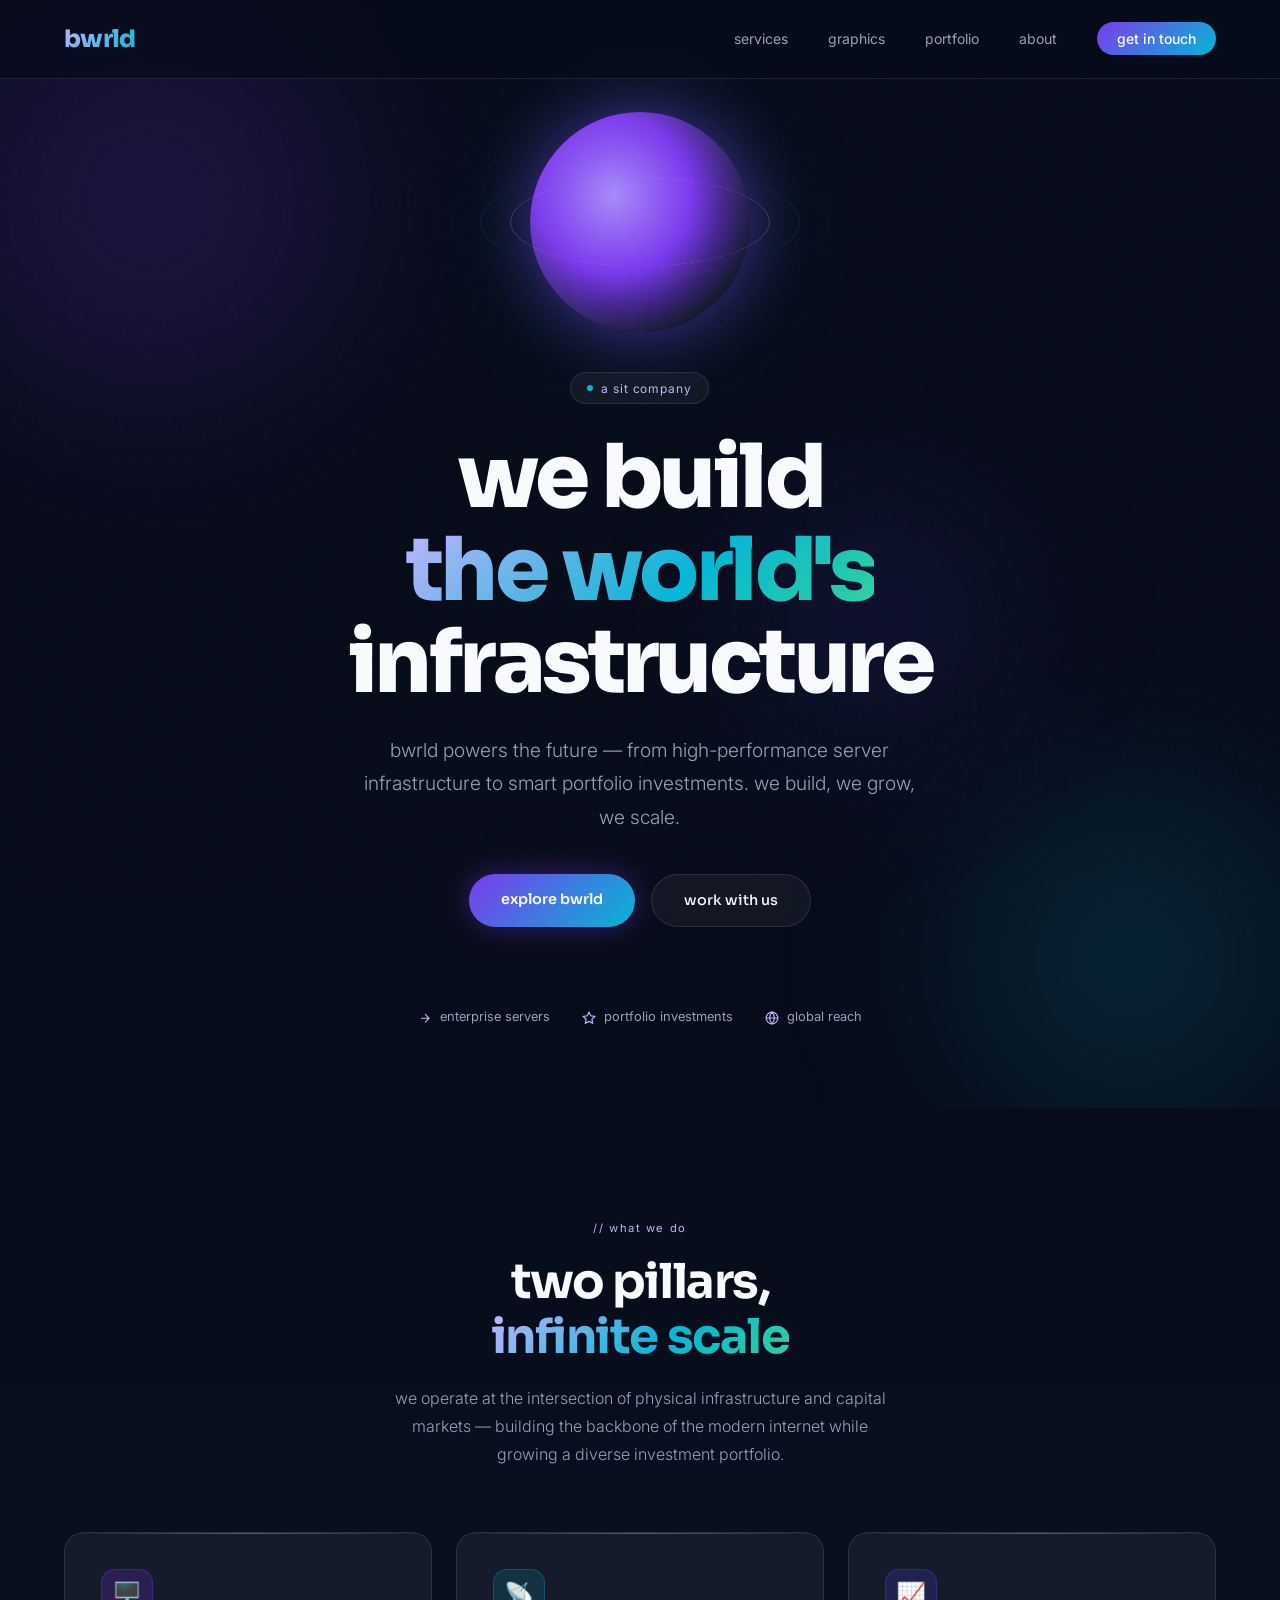
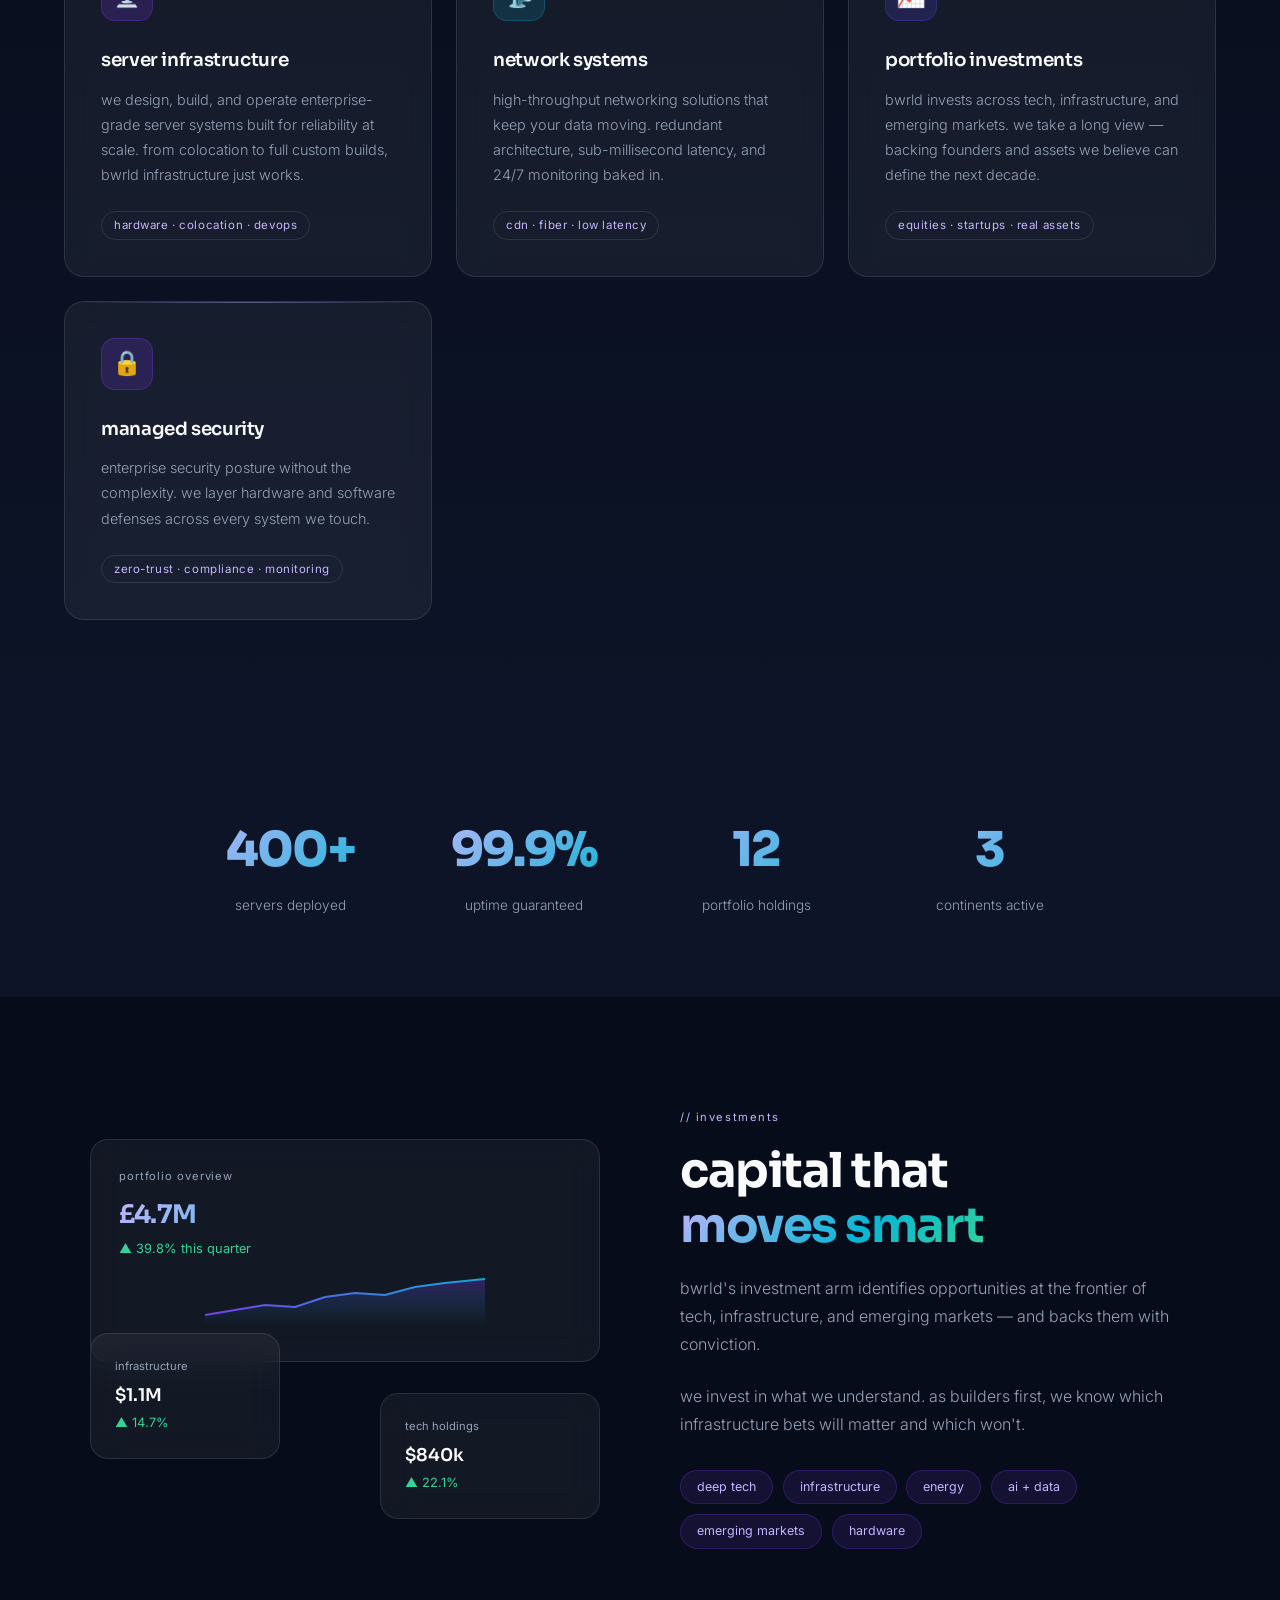
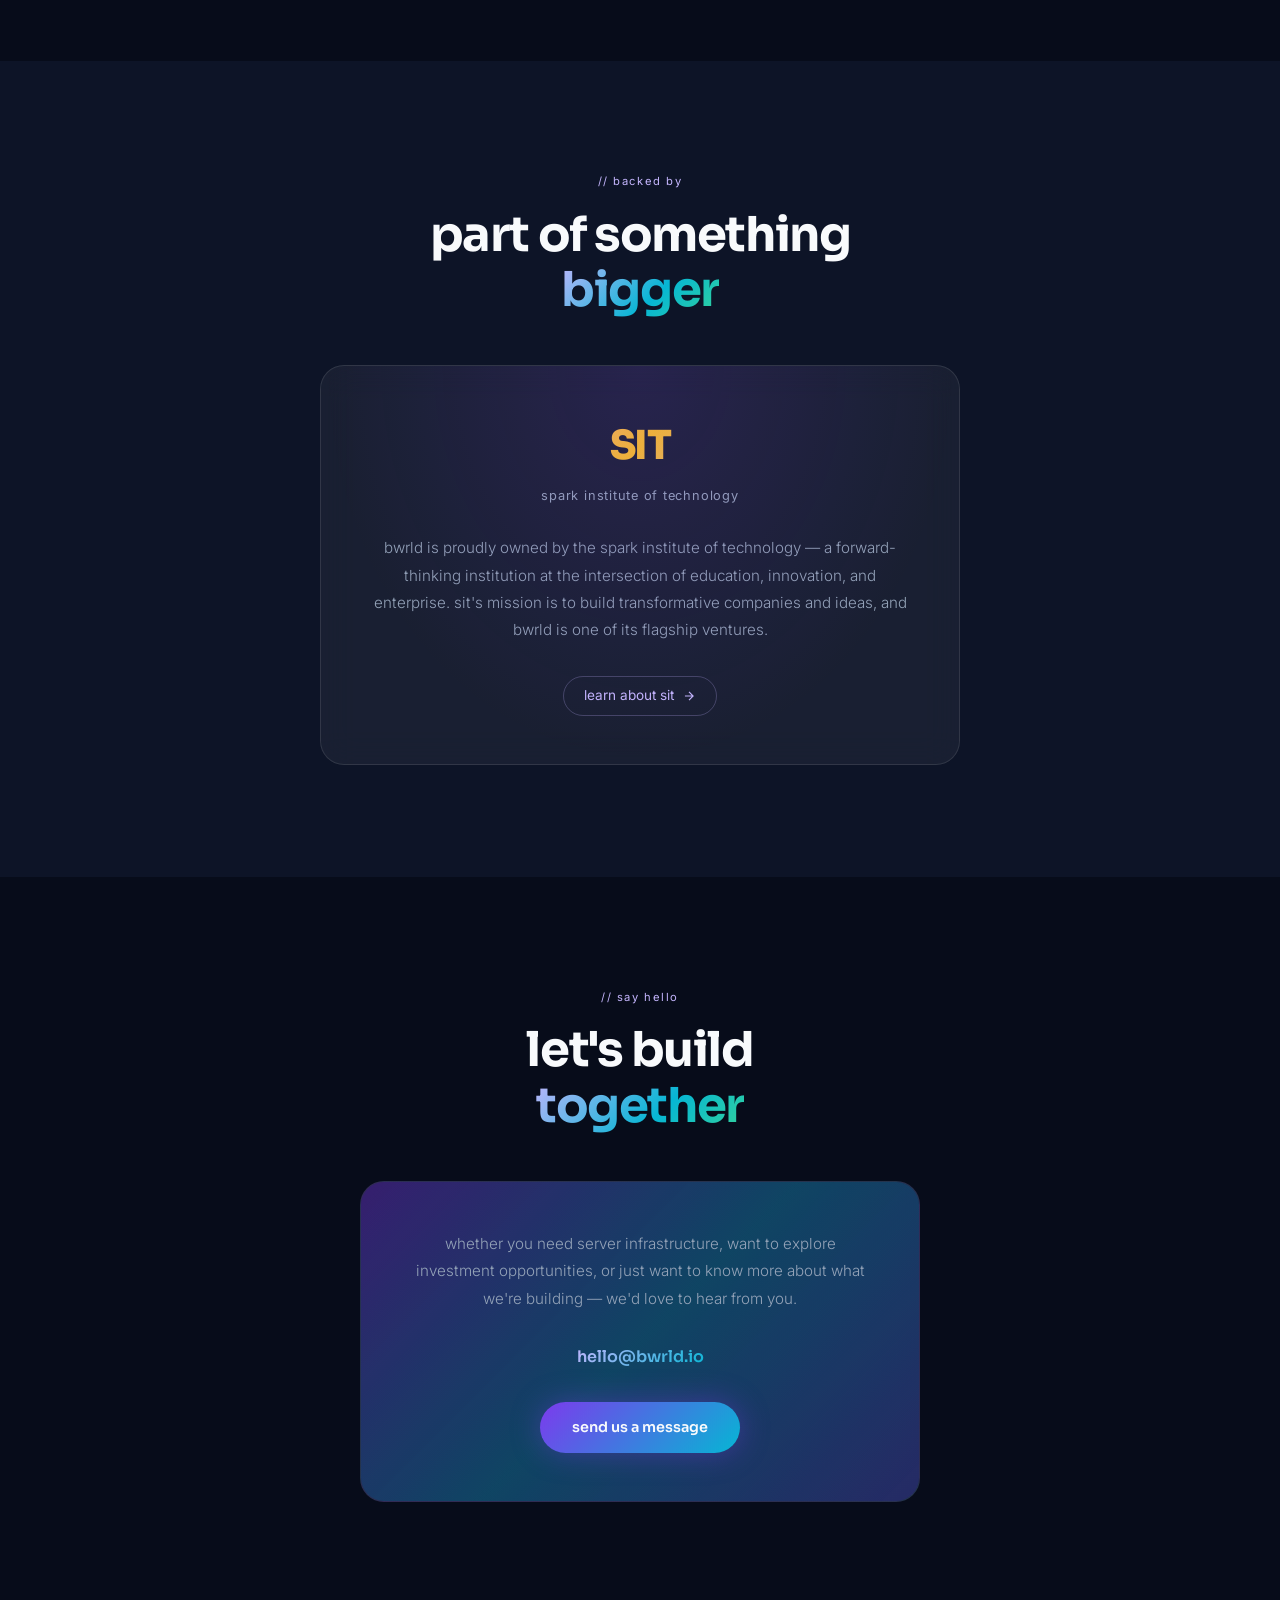
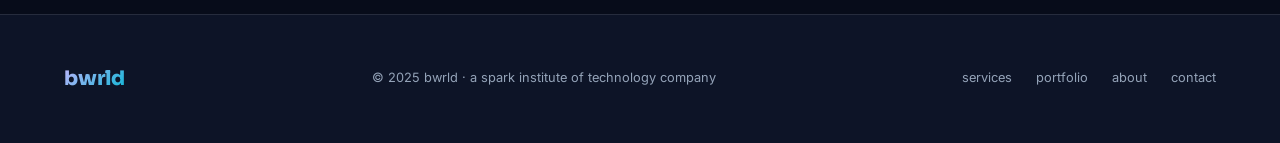
<file: index.html>
<!DOCTYPE html>
<html lang="en">
<head>
  <meta charset="UTF-8" />
  <meta name="viewport" content="width=device-width, initial-scale=1.0" />
  <title>bwrld — build the world</title>
  <link href="https://fonts.googleapis.com/css2?family=Sora:wght@300;400;600;700;800&family=Inter:wght@300;400;500&display=swap" rel="stylesheet" />
  <style>
    *, *::before, *::after { box-sizing: border-box; margin: 0; padding: 0; }

    :root {
      --navy:    #070c1a;
      --deep:    #0d1427;
      --violet:  #7c3aed;
      --indigo:  #4f46e5;
      --cyan:    #06b6d4;
      --lavender:#c4b5fd;
      --white:   #f8fafc;
      --muted:   #94a3b8;
      --glass:   rgba(255,255,255,0.05);
      --glassborder: rgba(255,255,255,0.10);
    }

    html { scroll-behavior: smooth; }

    body {
      background: var(--navy);
      color: var(--white);
      font-family: 'Inter', sans-serif;
      font-size: 16px;
      line-height: 1.6;
      overflow-x: hidden;
    }

    /* ── NOISE OVERLAY ── */
    body::before {
      content: '';
      position: fixed;
      inset: 0;
      background-image: url("data:image/svg+xml,%3Csvg viewBox='0 0 200 200' xmlns='http://www.w3.org/2000/svg'%3E%3Cfilter id='n'%3E%3CfeTurbulence type='fractalNoise' baseFrequency='0.9' numOctaves='4' stitchTiles='stitch'/%3E%3C/filter%3E%3Crect width='100%25' height='100%25' filter='url(%23n)' opacity='0.03'/%3E%3C/svg%3E");
      pointer-events: none;
      z-index: 0;
      opacity: 0.4;
    }

    /* ── NAV ── */
    nav {
      position: fixed;
      top: 0; left: 0; right: 0;
      z-index: 100;
      display: flex;
      align-items: center;
      justify-content: space-between;
      padding: 1.25rem 5%;
      background: rgba(7,12,26,0.7);
      backdrop-filter: blur(20px);
      border-bottom: 1px solid var(--glassborder);
    }

    .logo {
      font-family: 'Sora', sans-serif;
      font-weight: 800;
      font-size: 1.5rem;
      background: linear-gradient(135deg, var(--lavender), var(--cyan));
      -webkit-background-clip: text;
      -webkit-text-fill-color: transparent;
      background-clip: text;
      letter-spacing: -0.03em;
    }

    nav ul {
      list-style: none;
      display: flex;
      gap: 2.5rem;
      align-items: center;
    }

    nav ul a {
      color: var(--muted);
      text-decoration: none;
      font-size: 0.875rem;
      font-weight: 400;
      transition: color 0.2s;
    }

    nav ul a:hover { color: var(--white); }

    .nav-cta {
      background: linear-gradient(135deg, var(--violet), var(--cyan));
      color: var(--white) !important;
      padding: 0.5rem 1.25rem;
      border-radius: 100px;
      font-weight: 500 !important;
      font-size: 0.875rem;
      transition: opacity 0.2s !important;
    }
    .nav-cta:hover { opacity: 0.85; }

    /* ── HERO ── */
    #hero {
      position: relative;
      min-height: 100vh;
      display: flex;
      align-items: center;
      justify-content: center;
      text-align: center;
      padding: 7rem 5% 5rem;
      overflow: hidden;
    }

    /* ambient glows */
    .glow-1, .glow-2, .glow-3 {
      position: absolute;
      border-radius: 50%;
      filter: blur(80px);
      pointer-events: none;
    }
    .glow-1 {
      width: 600px; height: 600px;
      background: radial-gradient(circle, rgba(124,58,237,0.25), transparent 70%);
      top: -100px; left: -150px;
      animation: drift 10s ease-in-out infinite alternate;
    }
    .glow-2 {
      width: 500px; height: 500px;
      background: radial-gradient(circle, rgba(6,182,212,0.2), transparent 70%);
      bottom: -100px; right: -100px;
      animation: drift 13s ease-in-out infinite alternate-reverse;
    }
    .glow-3 {
      width: 350px; height: 350px;
      background: radial-gradient(circle, rgba(79,70,229,0.2), transparent 70%);
      top: 40%; left: 55%;
      animation: drift 8s ease-in-out infinite alternate;
    }

    @keyframes drift {
      from { transform: translate(0,0); }
      to   { transform: translate(40px, 30px); }
    }

    /* orb */
    .orb-wrap {
      position: relative;
      width: 220px; height: 220px;
      margin: 0 auto 2.5rem;
    }

    .orb {
      width: 100%; height: 100%;
      border-radius: 50%;
      background: radial-gradient(circle at 38% 38%, #a78bfa, #7c3aed 40%, #0d1427 75%);
      box-shadow:
        0 0 60px rgba(124,58,237,0.5),
        0 0 120px rgba(6,182,212,0.2),
        inset 0 0 40px rgba(196,181,253,0.1);
      animation: pulse-orb 4s ease-in-out infinite;
    }

    @keyframes pulse-orb {
      0%, 100% { box-shadow: 0 0 60px rgba(124,58,237,0.5), 0 0 120px rgba(6,182,212,0.2); }
      50%       { box-shadow: 0 0 90px rgba(124,58,237,0.7), 0 0 160px rgba(6,182,212,0.35); }
    }

    .ring {
      position: absolute;
      border-radius: 50%;
      border: 1.5px solid;
      top: 50%; left: 50%;
      transform: translate(-50%, -50%) rotateX(70deg);
    }
    .ring-1 {
      width: 260px; height: 260px;
      border-color: rgba(196,181,253,0.25);
      animation: spin 12s linear infinite;
    }
    .ring-2 {
      width: 320px; height: 320px;
      border-color: rgba(6,182,212,0.15);
      animation: spin 20s linear infinite reverse;
    }
    .ring-3 {
      width: 380px; height: 380px;
      border-color: rgba(124,58,237,0.10);
      animation: spin 30s linear infinite;
    }

    @keyframes spin { to { transform: translate(-50%,-50%) rotateX(70deg) rotateZ(360deg); } }

    .hero-content { position: relative; z-index: 2; }

    .eyebrow {
      display: inline-flex;
      align-items: center;
      gap: 0.5rem;
      background: var(--glass);
      border: 1px solid var(--glassborder);
      border-radius: 100px;
      padding: 0.35rem 1rem;
      font-size: 0.75rem;
      color: var(--lavender);
      letter-spacing: 0.08em;
      margin-bottom: 1.75rem;
      backdrop-filter: blur(10px);
    }
    .eyebrow span { width: 6px; height: 6px; border-radius: 50%; background: var(--cyan); display: inline-block; animation: blink 2s ease infinite; }
    @keyframes blink { 0%,100%{opacity:1} 50%{opacity:0.3} }

    h1 {
      font-family: 'Sora', sans-serif;
      font-size: clamp(3rem, 7vw, 5.5rem);
      font-weight: 800;
      line-height: 1.05;
      letter-spacing: -0.04em;
      margin-bottom: 1.5rem;
    }

    .grad-text {
      background: linear-gradient(135deg, var(--lavender) 0%, var(--cyan) 60%, #34d399 100%);
      -webkit-background-clip: text;
      -webkit-text-fill-color: transparent;
      background-clip: text;
    }

    .hero-sub {
      font-size: clamp(1rem, 2vw, 1.2rem);
      color: var(--muted);
      max-width: 560px;
      margin: 0 auto 2.5rem;
      font-weight: 300;
      line-height: 1.75;
    }

    .hero-btns {
      display: flex;
      gap: 1rem;
      justify-content: center;
      flex-wrap: wrap;
    }

    .btn-primary {
      padding: 0.875rem 2rem;
      border-radius: 100px;
      background: linear-gradient(135deg, var(--violet), var(--cyan));
      color: var(--white);
      font-family: 'Sora', sans-serif;
      font-size: 0.9rem;
      font-weight: 600;
      text-decoration: none;
      transition: transform 0.2s, box-shadow 0.2s;
      box-shadow: 0 0 30px rgba(124,58,237,0.4);
    }
    .btn-primary:hover {
      transform: translateY(-2px);
      box-shadow: 0 0 50px rgba(124,58,237,0.6);
    }

    .btn-ghost {
      padding: 0.875rem 2rem;
      border-radius: 100px;
      border: 1px solid var(--glassborder);
      color: var(--white);
      font-family: 'Sora', sans-serif;
      font-size: 0.9rem;
      font-weight: 500;
      text-decoration: none;
      background: var(--glass);
      backdrop-filter: blur(10px);
      transition: border-color 0.2s, background 0.2s;
    }
    .btn-ghost:hover {
      border-color: rgba(196,181,253,0.4);
      background: rgba(255,255,255,0.08);
    }

    /* badge strip */
    .badge-strip {
      display: flex;
      justify-content: center;
      gap: 2rem;
      margin-top: 5rem;
      flex-wrap: wrap;
    }
    .badge {
      display: flex;
      align-items: center;
      gap: 0.5rem;
      font-size: 0.8rem;
      color: var(--muted);
    }
    .badge svg { color: var(--lavender); }

    /* ── SECTION COMMON ── */
    section { position: relative; z-index: 1; padding: 7rem 5%; }
    .section-label {
      font-size: 0.7rem;
      letter-spacing: 0.14em;
      color: var(--lavender);
      text-transform: none;
      margin-bottom: 1rem;
      display: block;
    }
    .section-title {
      font-family: 'Sora', sans-serif;
      font-size: clamp(2rem, 4vw, 3rem);
      font-weight: 700;
      letter-spacing: -0.03em;
      line-height: 1.15;
      margin-bottom: 1.25rem;
    }
    .section-sub {
      font-size: 1rem;
      color: var(--muted);
      max-width: 500px;
      line-height: 1.75;
      font-weight: 300;
    }
    .center { text-align: center; }
    .center .section-sub { margin: 0 auto; }

    /* ── WHAT WE DO ── */
    #services {
      background: linear-gradient(180deg, var(--navy) 0%, var(--deep) 100%);
    }

    .services-grid {
      display: grid;
      grid-template-columns: repeat(auto-fit, minmax(280px, 1fr));
      gap: 1.5rem;
      margin-top: 4rem;
    }

    .card {
      background: var(--glass);
      border: 1px solid var(--glassborder);
      border-radius: 20px;
      padding: 2.25rem;
      backdrop-filter: blur(12px);
      transition: transform 0.3s, border-color 0.3s, box-shadow 0.3s;
      position: relative;
      overflow: hidden;
    }
    .card::before {
      content: '';
      position: absolute;
      top: 0; left: 0; right: 0;
      height: 1px;
      background: linear-gradient(90deg, transparent, rgba(196,181,253,0.4), transparent);
    }
    .card:hover {
      transform: translateY(-6px);
      border-color: rgba(196,181,253,0.25);
      box-shadow: 0 20px 60px rgba(124,58,237,0.15);
    }

    .card-icon {
      width: 52px; height: 52px;
      border-radius: 14px;
      display: flex;
      align-items: center;
      justify-content: center;
      margin-bottom: 1.5rem;
      font-size: 1.5rem;
    }

    .icon-violet { background: rgba(124,58,237,0.2); border: 1px solid rgba(124,58,237,0.3); }
    .icon-cyan   { background: rgba(6,182,212,0.15); border: 1px solid rgba(6,182,212,0.25); }
    .icon-indigo { background: rgba(79,70,229,0.2);  border: 1px solid rgba(79,70,229,0.3); }

    .card h3 {
      font-family: 'Sora', sans-serif;
      font-size: 1.15rem;
      font-weight: 600;
      margin-bottom: 0.75rem;
      letter-spacing: -0.02em;
    }
    .card p { font-size: 0.9rem; color: var(--muted); line-height: 1.75; font-weight: 300; }

    .card-tag {
      display: inline-block;
      margin-top: 1.5rem;
      font-size: 0.72rem;
      padding: 0.25rem 0.75rem;
      border-radius: 100px;
      border: 1px solid var(--glassborder);
      color: var(--lavender);
      letter-spacing: 0.05em;
    }

    /* ── STATS ── */
    #stats {
      padding: 5rem 5%;
      background: var(--deep);
    }
    .stats-inner {
      max-width: 900px;
      margin: 0 auto;
      display: grid;
      grid-template-columns: repeat(auto-fit, minmax(180px, 1fr));
      gap: 2rem;
      text-align: center;
    }
    .stat-num {
      font-family: 'Sora', sans-serif;
      font-size: 3rem;
      font-weight: 800;
      letter-spacing: -0.04em;
      background: linear-gradient(135deg, var(--lavender), var(--cyan));
      -webkit-background-clip: text;
      -webkit-text-fill-color: transparent;
      background-clip: text;
    }
    .stat-label { font-size: 0.85rem; color: var(--muted); margin-top: 0.4rem; font-weight: 300; }

    /* ── INVEST ── */
    #invest { background: var(--navy); }
    .invest-inner {
      display: grid;
      grid-template-columns: 1fr 1fr;
      gap: 5rem;
      align-items: center;
      max-width: 1100px;
      margin: 0 auto;
    }

    .invest-visual {
      position: relative;
      height: 380px;
    }

    .portfolio-card {
      position: absolute;
      background: var(--glass);
      border: 1px solid var(--glassborder);
      border-radius: 18px;
      padding: 1.5rem;
      backdrop-filter: blur(16px);
    }
    .portfolio-card.main {
      top: 0; left: 0; right: 0;
      padding: 1.75rem;
    }
    .portfolio-card.mini {
      bottom: 0; right: 0;
      width: 220px;
      animation: float 5s ease-in-out infinite;
    }
    .portfolio-card.mini2 {
      bottom: 60px; left: 0;
      width: 190px;
      animation: float 7s ease-in-out infinite reverse;
    }

    @keyframes float {
      0%,100%{ transform: translateY(0); }
      50%    { transform: translateY(-10px); }
    }

    .port-label { font-size: 0.7rem; color: var(--muted); letter-spacing: 0.08em; margin-bottom: 0.5rem; }
    .port-val   { font-family: 'Sora', sans-serif; font-weight: 700; font-size: 1.6rem; letter-spacing: -0.03em; }
    .port-up    { color: #34d399; font-size: 0.8rem; margin-top: 0.25rem; }
    .port-down  { color: #f87171; font-size: 0.8rem; margin-top: 0.25rem; }

    .mini-label { font-size: 0.7rem; color: var(--muted); margin-bottom: 0.35rem; }
    .mini-val   { font-family: 'Sora', sans-serif; font-weight: 600; font-size: 1.1rem; }

    /* sparkline */
    .sparkline { margin-top: 1rem; }
    .sparkline svg { width: 100%; height: 50px; }

    .invest-pills {
      display: flex;
      flex-wrap: wrap;
      gap: 0.6rem;
      margin-top: 2rem;
    }
    .pill {
      font-size: 0.78rem;
      padding: 0.4rem 1rem;
      border-radius: 100px;
      background: rgba(124,58,237,0.12);
      border: 1px solid rgba(124,58,237,0.25);
      color: var(--lavender);
    }

    /* ── PARENT ── */
    #parent {
      background: var(--deep);
      text-align: center;
    }
    .parent-card {
      max-width: 640px;
      margin: 3rem auto 0;
      background: var(--glass);
      border: 1px solid var(--glassborder);
      border-radius: 24px;
      padding: 3rem;
      backdrop-filter: blur(16px);
      position: relative;
      overflow: hidden;
    }
    .parent-card::after {
      content: '';
      position: absolute;
      inset: 0;
      background: radial-gradient(ellipse at 50% 0%, rgba(124,58,237,0.15), transparent 70%);
      pointer-events: none;
    }
    .sit-logo {
      font-family: 'Sora', sans-serif;
      font-size: 2.5rem;
      font-weight: 800;
      background: linear-gradient(135deg, #f9a8d4, #fbbf24, var(--lavender));
      -webkit-background-clip: text;
      -webkit-text-fill-color: transparent;
      background-clip: text;
      margin-bottom: 0.5rem;
      letter-spacing: -0.04em;
    }
    .sit-full { font-size: 0.8rem; color: var(--muted); letter-spacing: 0.06em; margin-bottom: 1.75rem; }
    .parent-card p { color: var(--muted); font-size: 0.95rem; line-height: 1.8; font-weight: 300; }

    .parent-link {
      display: inline-flex;
      align-items: center;
      gap: 0.5rem;
      margin-top: 2rem;
      font-size: 0.85rem;
      color: var(--lavender);
      text-decoration: none;
      border: 1px solid rgba(196,181,253,0.25);
      padding: 0.5rem 1.25rem;
      border-radius: 100px;
      transition: background 0.2s;
    }
    .parent-link:hover { background: rgba(196,181,253,0.08); }

    /* ── CONTACT ── */
    #contact {
      background: var(--navy);
      text-align: center;
    }
    .contact-card {
      max-width: 560px;
      margin: 3rem auto 0;
      background: linear-gradient(135deg, rgba(124,58,237,0.15), rgba(6,182,212,0.1));
      border: 1px solid rgba(196,181,253,0.15);
      border-radius: 24px;
      padding: 3rem;
      position: relative;
      overflow: hidden;
    }
    .contact-card::before {
      content: '';
      position: absolute;
      inset: -2px;
      border-radius: 26px;
      background: linear-gradient(135deg, var(--violet), var(--cyan), var(--violet));
      z-index: -1;
      animation: border-spin 6s linear infinite;
      opacity: 0.3;
    }
    @keyframes border-spin { to { filter: hue-rotate(360deg); } }

    .contact-card p { color: var(--muted); font-size: 0.95rem; line-height: 1.8; margin-bottom: 2rem; font-weight: 300; }

    .email-link {
      display: inline-block;
      font-family: 'Sora', sans-serif;
      font-size: 1rem;
      font-weight: 600;
      background: linear-gradient(135deg, var(--lavender), var(--cyan));
      -webkit-background-clip: text;
      -webkit-text-fill-color: transparent;
      background-clip: text;
      text-decoration: none;
      margin-bottom: 2rem;
    }

    /* ── FOOTER ── */
    footer {
      background: var(--deep);
      border-top: 1px solid var(--glassborder);
      padding: 3rem 5%;
      display: flex;
      align-items: center;
      justify-content: space-between;
      flex-wrap: wrap;
      gap: 1.5rem;
    }
    .footer-logo {
      font-family: 'Sora', sans-serif;
      font-weight: 800;
      font-size: 1.25rem;
      background: linear-gradient(135deg, var(--lavender), var(--cyan));
      -webkit-background-clip: text;
      -webkit-text-fill-color: transparent;
      background-clip: text;
    }
    footer p { font-size: 0.8rem; color: var(--muted); }
    .footer-links { display: flex; gap: 1.5rem; }
    .footer-links a { font-size: 0.8rem; color: var(--muted); text-decoration: none; transition: color 0.2s; }
    .footer-links a:hover { color: var(--lavender); }

    /* ── RESPONSIVE ── */
    @media (max-width: 768px) {
      .invest-inner { grid-template-columns: 1fr; }
      .invest-visual { height: 280px; margin-bottom: 2rem; }
      nav ul { display: none; }
      .portfolio-card.mini, .portfolio-card.mini2 { display: none; }
    }

    /* ── SCROLL REVEAL ── */
    .reveal { opacity: 0; transform: translateY(24px); transition: opacity 0.7s ease, transform 0.7s ease; }
    .reveal.visible { opacity: 1; transform: none; }
  </style>
</head>
<body>

  <!-- NAV -->
  <nav>
    <a href="index.html" class="logo" style="text-decoration:none">bwrld</a>
    <ul>
      <li><a href="services.html">services</a></li>
      <li><a href="graphic.html">graphics</a></li>
      <li><a href="portfolio.html">portfolio</a></li>
      <li><a href="about.html">about</a></li>
      <li><a href="contact.html" class="nav-cta">get in touch</a></li>
    </ul>
  </nav>

  <!-- HERO -->
  <section id="hero">
    <div class="glow-1"></div>
    <div class="glow-2"></div>
    <div class="glow-3"></div>

    <div class="hero-content">
      <div class="orb-wrap">
        <div class="orb"></div>
        <div class="ring ring-1"></div>
        <div class="ring ring-2"></div>
        <div class="ring ring-3"></div>
      </div>

      <div class="eyebrow"><span></span> a sit company</div>

      <h1>
        we build<br/>
        <span class="grad-text">the world's</span><br/>
        infrastructure
      </h1>

      <p class="hero-sub">
        bwrld powers the future — from high-performance server infrastructure to smart portfolio investments. we build, we grow, we scale.
      </p>

      <div class="hero-btns">
        <a href="services.html" class="btn-primary">explore bwrld</a>
        <a href="contact.html" class="btn-ghost">work with us</a>
      </div>

      <div class="badge-strip">
        <div class="badge">
          <svg width="14" height="14" fill="none" stroke="currentColor" stroke-width="2" viewBox="0 0 24 24"><path d="M5 12.5h14M12 5.5l7 7-7 7"/></svg>
          enterprise servers
        </div>
        <div class="badge">
          <svg width="14" height="14" fill="none" stroke="currentColor" stroke-width="2" viewBox="0 0 24 24"><path d="M12 2l3.09 6.26L22 9.27l-5 4.87 1.18 6.88L12 17.77l-6.18 3.25L7 14.14 2 9.27l6.91-1.01L12 2z"/></svg>
          portfolio investments
        </div>
        <div class="badge">
          <svg width="14" height="14" fill="none" stroke="currentColor" stroke-width="2" viewBox="0 0 24 24"><circle cx="12" cy="12" r="10"/><path d="M2 12h20M12 2a15.3 15.3 0 0 1 4 10 15.3 15.3 0 0 1-4 10 15.3 15.3 0 0 1-4-10 15.3 15.3 0 0 1 4-10z"/></svg>
          global reach
        </div>
      </div>
    </div>
  </section>

  <!-- SERVICES -->
  <section id="services">
    <div class="center reveal">
      <span class="section-label">// what we do</span>
      <h2 class="section-title">two pillars,<br/><span class="grad-text">infinite scale</span></h2>
      <p class="section-sub">we operate at the intersection of physical infrastructure and capital markets — building the backbone of the modern internet while growing a diverse investment portfolio.</p>
    </div>

    <div class="services-grid" style="margin-top:4rem">
      <div class="card reveal">
        <div class="card-icon icon-violet">🖥️</div>
        <h3>server infrastructure</h3>
        <p>we design, build, and operate enterprise-grade server systems built for reliability at scale. from colocation to full custom builds, bwrld infrastructure just works.</p>
        <span class="card-tag">hardware · colocation · devops</span>
      </div>
      <div class="card reveal">
        <div class="card-icon icon-cyan">📡</div>
        <h3>network systems</h3>
        <p>high-throughput networking solutions that keep your data moving. redundant architecture, sub-millisecond latency, and 24/7 monitoring baked in.</p>
        <span class="card-tag">cdn · fiber · low latency</span>
      </div>
      <div class="card reveal">
        <div class="card-icon icon-indigo">📈</div>
        <h3>portfolio investments</h3>
        <p>bwrld invests across tech, infrastructure, and emerging markets. we take a long view — backing founders and assets we believe can define the next decade.</p>
        <span class="card-tag">equities · startups · real assets</span>
      </div>
      <div class="card reveal">
        <div class="card-icon icon-violet">🔒</div>
        <h3>managed security</h3>
        <p>enterprise security posture without the complexity. we layer hardware and software defenses across every system we touch.</p>
        <span class="card-tag">zero-trust · compliance · monitoring</span>
      </div>
    </div>
  </section>

  <!-- STATS -->
  <section id="stats">
    <div class="stats-inner">
      <div class="reveal">
        <div class="stat-num">400+</div>
        <div class="stat-label">servers deployed</div>
      </div>
      <div class="reveal">
        <div class="stat-num">99.9%</div>
        <div class="stat-label">uptime guaranteed</div>
      </div>
      <div class="reveal">
        <div class="stat-num">12</div>
        <div class="stat-label">portfolio holdings</div>
      </div>
      <div class="reveal">
        <div class="stat-num">3</div>
        <div class="stat-label">continents active</div>
      </div>
    </div>
  </section>

  <!-- INVEST -->
  <section id="invest">
    <div class="invest-inner">
      <div class="invest-visual reveal">
        <div class="portfolio-card main">
          <div class="port-label">portfolio overview</div>
          <div class="port-val grad-text">£4.7M</div>
          <div class="port-up">▲ 39.8% this quarter</div>
          <div class="sparkline">
            <svg viewBox="0 0 280 50" fill="none" xmlns="http://www.w3.org/2000/svg">
              <defs>
                <linearGradient id="sg" x1="0" y1="0" x2="0" y2="1">
                  <stop offset="0%" stop-color="#7c3aed" stop-opacity="0.3"/>
                  <stop offset="100%" stop-color="#06b6d4" stop-opacity="0"/>
                </linearGradient>
              </defs>
              <path d="M0 40 L30 35 L60 30 L90 32 L120 22 L150 18 L180 20 L210 12 L240 8 L280 4" stroke="url(#grad-line)" stroke-width="2" fill="none"/>
              <defs>
                <linearGradient id="grad-line" x1="0" y1="0" x2="1" y2="0">
                  <stop offset="0%" stop-color="#7c3aed"/>
                  <stop offset="100%" stop-color="#06b6d4"/>
                </linearGradient>
              </defs>
              <path d="M0 40 L30 35 L60 30 L90 32 L120 22 L150 18 L180 20 L210 12 L240 8 L280 4 L280 50 L0 50Z" fill="url(#sg)"/>
            </svg>
          </div>
        </div>
        <div class="portfolio-card mini">
          <div class="mini-label">tech holdings</div>
          <div class="mini-val">$840k</div>
          <div class="port-up">▲ 22.1%</div>
        </div>
        <div class="portfolio-card mini2">
          <div class="mini-label">infrastructure</div>
          <div class="mini-val">$1.1M</div>
          <div class="port-up">▲ 14.7%</div>
        </div>
      </div>

      <div class="reveal">
        <span class="section-label">// investments</span>
        <h2 class="section-title">capital that<br/><span class="grad-text">moves smart</span></h2>
        <p class="section-sub" style="margin-bottom:1.5rem">bwrld's investment arm identifies opportunities at the frontier of tech, infrastructure, and emerging markets — and backs them with conviction.</p>
        <p class="section-sub">we invest in what we understand. as builders first, we know which infrastructure bets will matter and which won't.</p>

        <div class="invest-pills">
          <span class="pill">deep tech</span>
          <span class="pill">infrastructure</span>
          <span class="pill">energy</span>
          <span class="pill">ai + data</span>
          <span class="pill">emerging markets</span>
          <span class="pill">hardware</span>
        </div>
      </div>
    </div>
  </section>

  <!-- PARENT -->
  <section id="parent">
    <div class="center reveal">
      <span class="section-label">// backed by</span>
      <h2 class="section-title">part of something<br/><span class="grad-text">bigger</span></h2>
    </div>
    <div class="parent-card reveal">
      <div class="sit-logo">SIT</div>
      <div class="sit-full">spark institute of technology</div>
      <p>
        bwrld is proudly owned by the spark institute of technology — a forward-thinking institution at the intersection of education, innovation, and enterprise. sit's mission is to build transformative companies and ideas, and bwrld is one of its flagship ventures.
      </p>
      <a href="about.html" class="parent-link">
        learn about sit
        <svg width="14" height="14" fill="none" stroke="currentColor" stroke-width="2" viewBox="0 0 24 24"><path d="M5 12h14M12 5l7 7-7 7"/></svg>
      </a>
    </div>
  </section>

  <!-- CONTACT -->
  <section id="contact">
    <div class="center reveal">
      <span class="section-label">// say hello</span>
      <h2 class="section-title">let's build<br/><span class="grad-text">together</span></h2>
    </div>
    <div class="contact-card reveal">
      <p>whether you need server infrastructure, want to explore investment opportunities, or just want to know more about what we're building — we'd love to hear from you.</p>
      <div>
        <a href="mailto:hello@bwrld.io" class="email-link">hello@bwrld.io</a>
      </div>
      <a href="mailto:hello@bwrld.io" class="btn-primary" style="display:inline-block">send us a message</a>
    </div>
  </section>

  <!-- FOOTER -->
  <footer>
    <a href="index.html" class="footer-logo" style="text-decoration:none">bwrld</a>
    <p>© 2025 bwrld · a spark institute of technology company</p>
    <div class="footer-links">
      <a href="services.html">services</a>
      <a href="portfolio.html">portfolio</a>
      <a href="about.html">about</a>
      <a href="contact.html">contact</a>
    </div>
  </footer>

  <script>
    // scroll reveal
    const els = document.querySelectorAll('.reveal');
    const observer = new IntersectionObserver(entries => {
      entries.forEach(e => {
        if (e.isIntersecting) { e.target.classList.add('visible'); }
      });
    }, { threshold: 0.12 });
    els.forEach(el => observer.observe(el));
  </script>

</body>
</html>
</file>
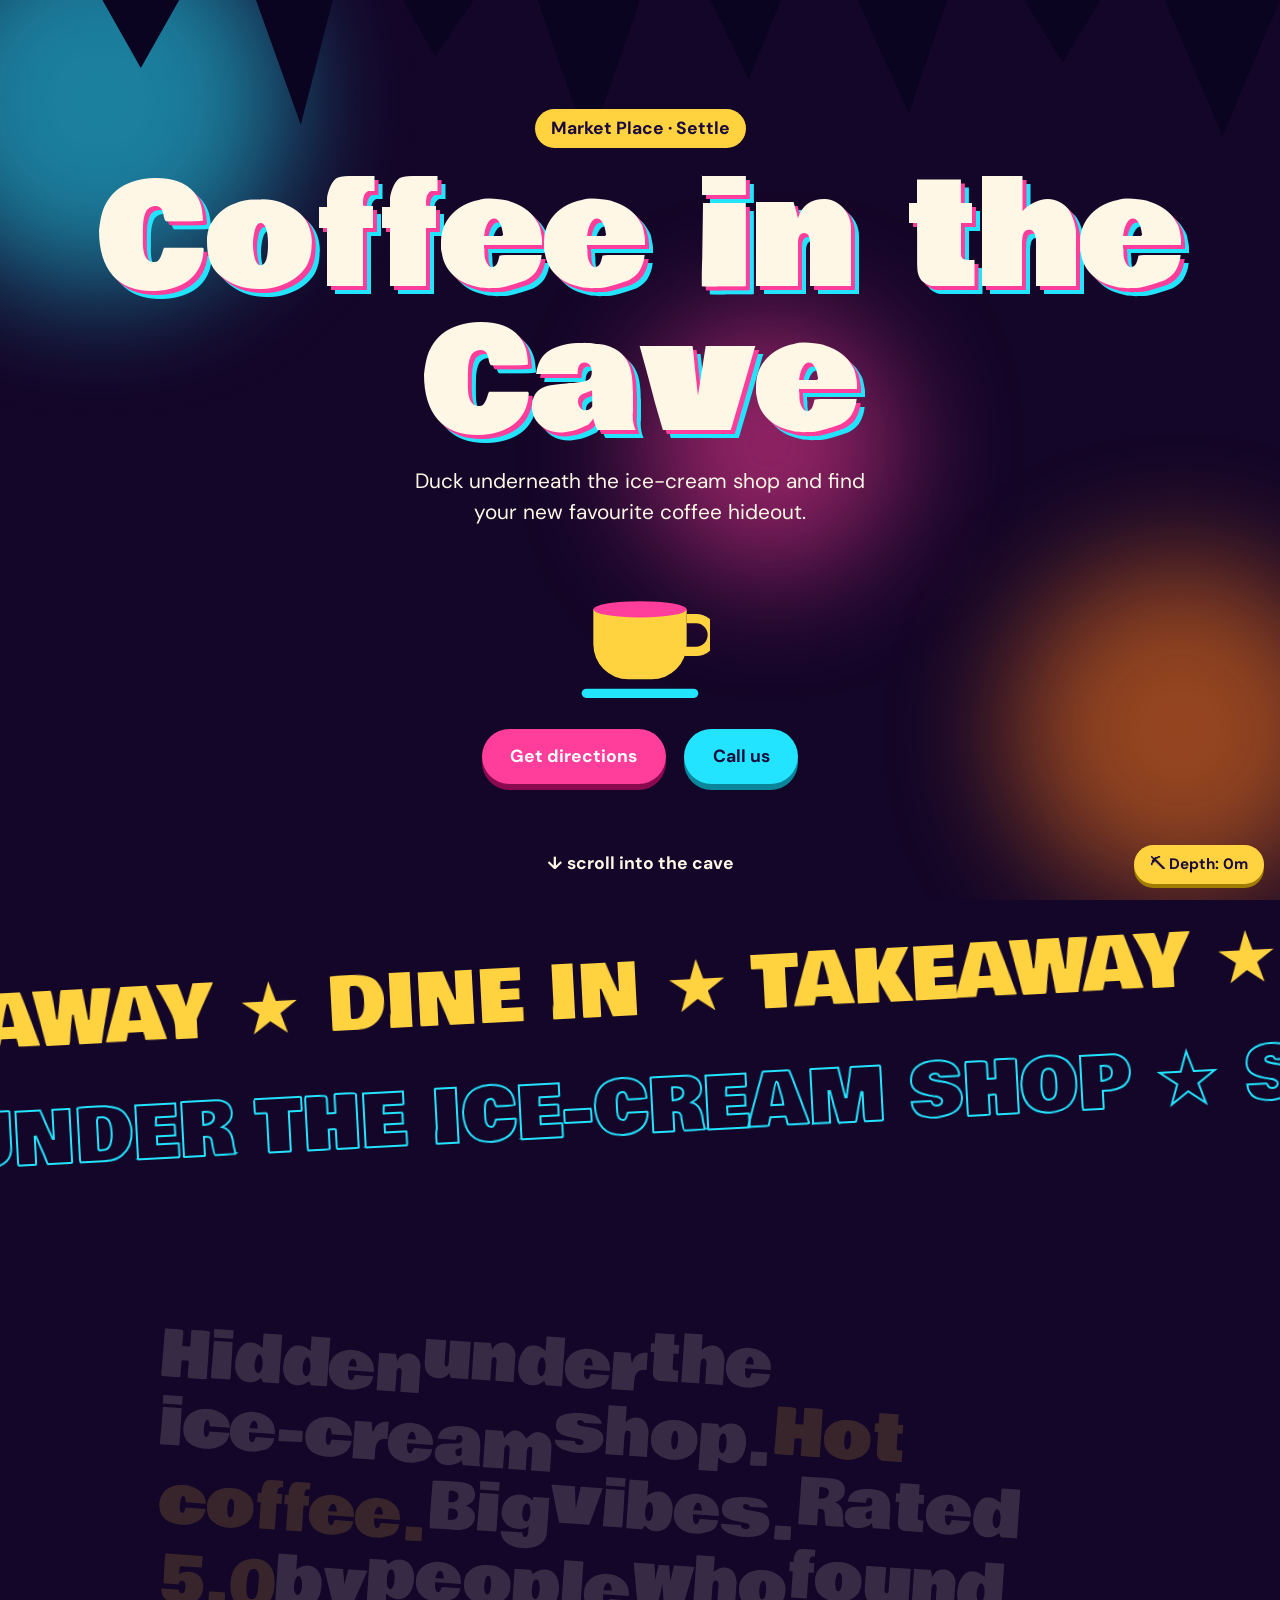
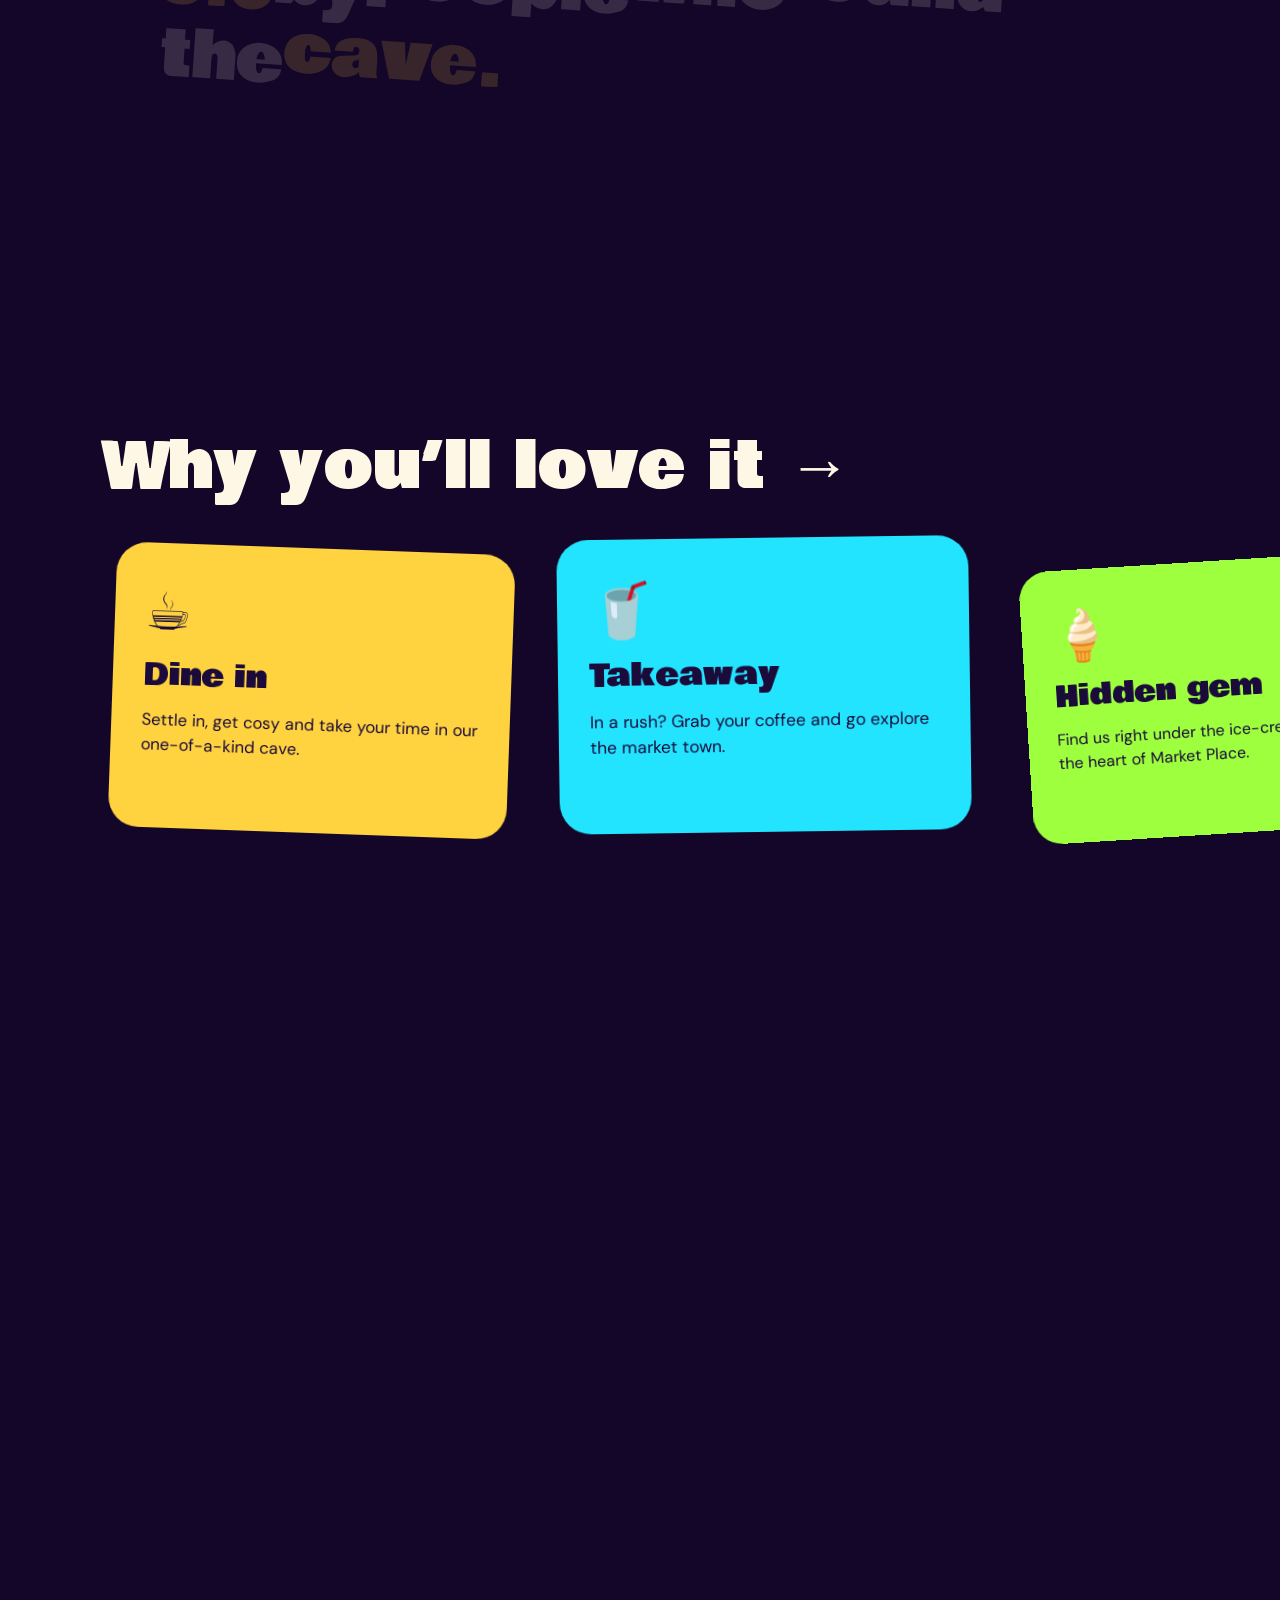
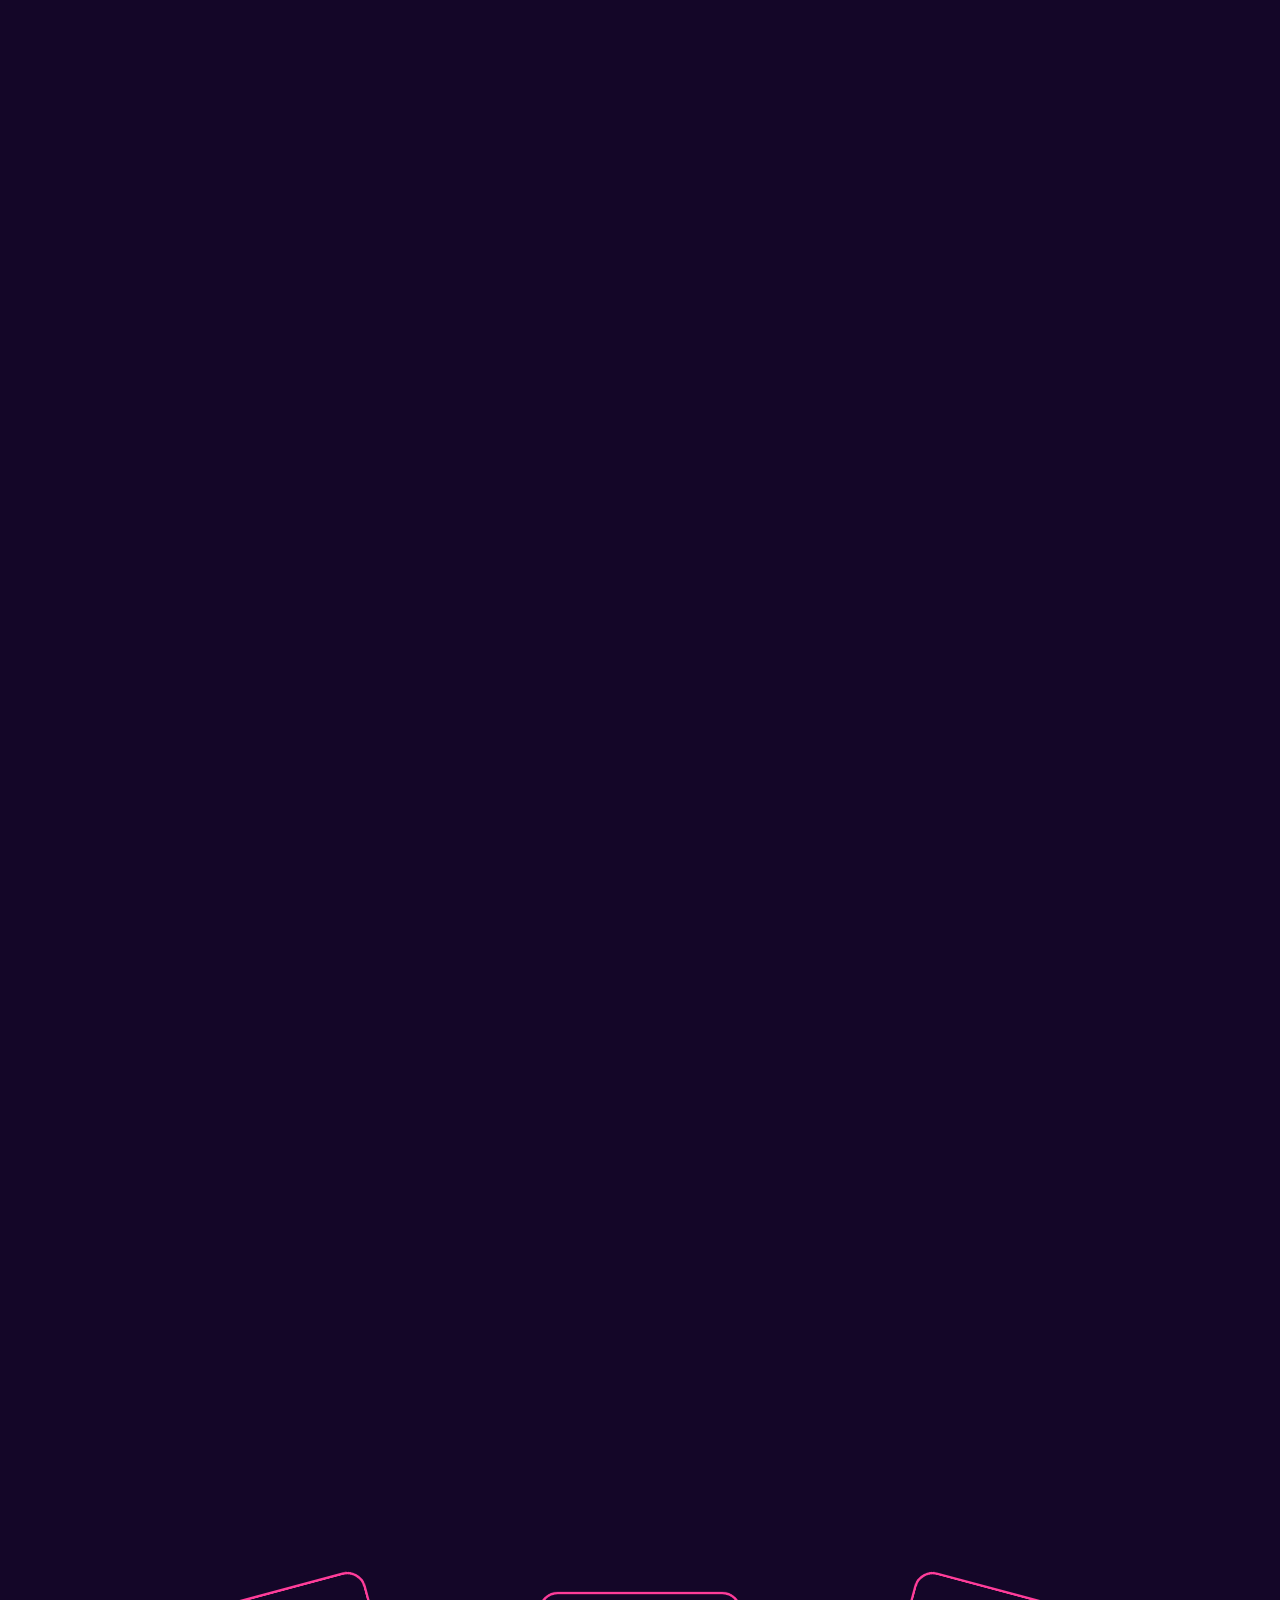
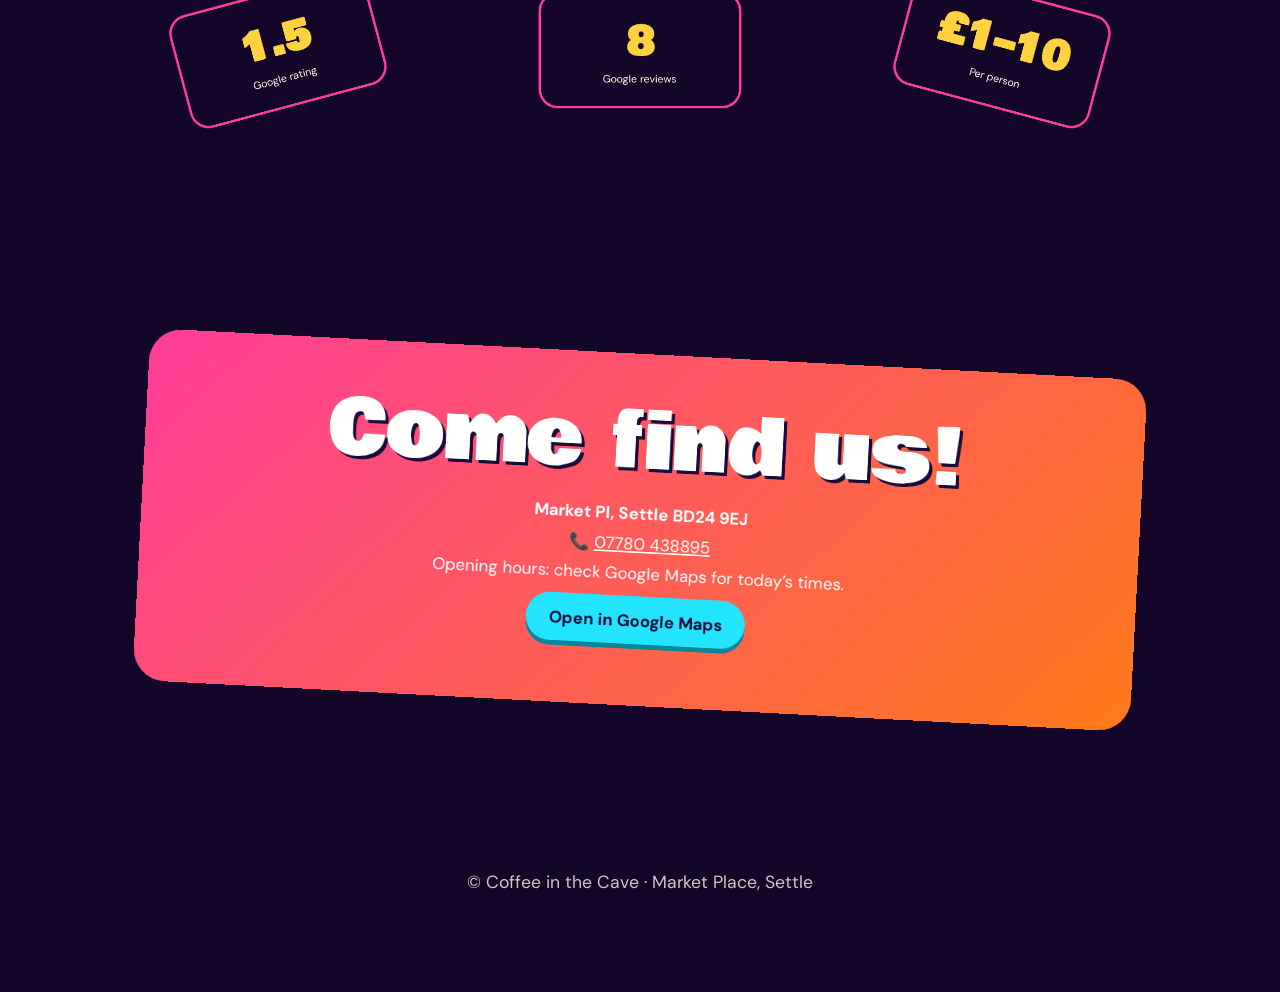
<file: demo/coffee-in-the-cave/index.html>
<!DOCTYPE html>
<html lang="en-GB">
<head>
<meta charset="utf-8">
<meta name="viewport" content="width=device-width, initial-scale=1, viewport-fit=cover">
<title>Coffee in the Cave · Settle</title>
<link rel="stylesheet" href="https://fonts.googleapis.com/css2?family=Bowlby+One&family=DM+Sans:wght@400;700&display=swap">
<style>
:root{--ink:#fff7e6;--pink:#ff3d9a;--yel:#ffd23f;--cyan:#22e4ff;--lime:#9dff3d;--orange:#ff7a1a;--h:265;color-scheme:dark;box-sizing:border-box;padding-top:env(safe-area-inset-top,0px);padding-bottom:env(safe-area-inset-bottom,0px)}
*,*::before,*::after{box-sizing:inherit}
html{scroll-padding-top:env(safe-area-inset-top,0px)}
body{margin:0;background:hsl(var(--h) 75% 9%);color:var(--ink);font:400 1.1rem/1.5 "DM Sans",system-ui,sans-serif;overflow-x:hidden}
h1,h2,h3,.big{font-family:"Bowlby One",Impact,sans-serif;font-weight:400;line-height:1;margin:0}
a{color:inherit}
#bar{position:fixed;top:env(safe-area-inset-top,0px);left:0;height:6px;width:100%;transform-origin:left;transform:scaleX(0);background:linear-gradient(90deg,var(--pink),var(--yel),var(--cyan),var(--lime));z-index:50}
#depth{position:fixed;right:1rem;bottom:calc(1rem + env(safe-area-inset-bottom,0px));z-index:50;background:var(--yel);color:#1a0b3b;font-weight:700;padding:.5rem 1rem;border-radius:99px;box-shadow:0 4px 0 #a07d00;font-size:.95rem}
#glow{position:fixed;width:400px;height:400px;margin:-200px 0 0 -200px;border-radius:50%;background:radial-gradient(circle,#ff3d9a66,transparent 65%);pointer-events:none;z-index:1;left:-999px;top:0}
.hero{position:relative;height:100vh;min-height:560px;display:grid;place-items:center;text-align:center;overflow:hidden;padding:0 1rem}
.layer{position:absolute;will-change:transform}
.blob{border-radius:50%;filter:blur(60px);opacity:.55}
.b1{width:380px;height:380px;background:var(--cyan);top:-90px;left:-90px}
.b2{width:340px;height:340px;background:var(--orange);bottom:0;right:-70px}
.b3{width:260px;height:260px;background:var(--pink);top:35%;left:50%}
.drips{top:0;left:0;width:100%;height:170px;fill:#0b0420;z-index:2}
.drips path{transform-origin:top;animation:drip 3.5s ease-in-out infinite alternate}
.drips path:nth-child(2n){animation-delay:-1.2s}.drips path:nth-child(3n){animation-delay:-2.3s}
@keyframes drip{to{transform:scaleY(1.25)}}
.inner{position:relative;z-index:3;will-change:transform,opacity}
.tag{display:inline-block;background:var(--yel);color:#1a0b3b;font-weight:700;padding:.4rem 1rem;border-radius:99px;animation:wob 3s ease-in-out infinite}
@keyframes wob{0%,100%{transform:rotate(-3deg)}50%{transform:rotate(3deg) scale(1.06)}}
h1{font-size:clamp(3rem,13vw,9rem);margin:1.2rem 0 .6rem;text-shadow:4px 4px 0 var(--pink),8px 8px 0 var(--cyan)}
h1 span{display:inline-block;animation:bounce 2.4s ease-in-out infinite}
@keyframes bounce{50%{transform:translateY(-14px) rotate(-2deg)}}
.sub{font-size:1.3rem;max-width:34ch;margin:0 auto 1.5rem}
.cup{width:140px;display:block;margin:0 auto 1.2rem}
.steam{stroke:var(--ink);stroke-width:6;fill:none;stroke-linecap:round;opacity:0;animation:steam 3s ease-out infinite}
.steam:nth-of-type(2){animation-delay:.8s}.steam:nth-of-type(3){animation-delay:1.6s}
@keyframes steam{0%{opacity:0;transform:translateY(14px)}40%{opacity:.9}100%{opacity:0;transform:translateY(-16px)}}
.scrollcue{position:absolute;bottom:1.5rem;left:50%;z-index:3;font-weight:700;animation:bounce 1.6s infinite}
.btn{display:inline-block;text-decoration:none;font-weight:700;padding:.9rem 1.8rem;border-radius:99px;background:var(--pink);color:#fff;box-shadow:0 6px 0 #8a0a50;transition:transform .15s,box-shadow .15s;margin:.4rem}
.btn:hover{transform:translateY(3px);box-shadow:0 3px 0 #8a0a50}
.btn.alt{background:var(--cyan);color:#1a0b3b;box-shadow:0 6px 0 #0a8599}
.rows{overflow:hidden;padding:2rem 0;transform:rotate(-3deg);margin:0 -3rem}
.row{white-space:nowrap;font-family:"Bowlby One",Impact,sans-serif;font-size:clamp(2rem,7vw,4.5rem);padding:.3rem 0;will-change:transform}
.row.a{color:var(--yel)}.row.b{color:transparent;-webkit-text-stroke:2px var(--cyan)}
.statement{max-width:1000px;margin:0 auto;padding:12vh 1.2rem;font-family:"Bowlby One",Impact,sans-serif;font-size:clamp(1.8rem,6vw,4rem);line-height:1.15}
.statement span{opacity:.15;display:inline-block;transition:opacity .2s,transform .3s,color .3s}
.statement span.on{opacity:1;transform:none}
.statement span.hot{color:var(--yel)}
.hs{height:320vh;position:relative}
.stick{position:sticky;top:0;height:100vh;overflow:hidden;display:flex;flex-direction:column;justify-content:center}
.stick h2{font-size:clamp(2rem,6vw,4rem);padding:0 8vw;margin-bottom:2rem}
.track{display:flex;gap:2rem;padding:0 8vw;will-change:transform}
.card{flex:0 0 min(78vw,420px);min-height:300px;border-radius:32px;padding:2rem;color:#1a0b3b;will-change:transform}
.card h3{font-size:2rem;margin:.6rem 0}
.card .ic{font-size:3.4rem;display:block}
.c1{background:var(--yel)}.c2{background:var(--cyan)}.c3{background:var(--lime)}.c4{background:var(--pink);color:#fff}
.stats{max-width:1100px;margin:0 auto;padding:10vh 1.2rem;display:grid;grid-template-columns:repeat(auto-fit,minmax(220px,1fr));gap:1.5rem;text-align:center}
.stat{border:4px solid var(--pink);border-radius:32px;padding:2rem 1rem;will-change:transform}
.stat b{font-family:"Bowlby One",Impact,sans-serif;font-size:4rem;display:block;color:var(--yel)}
.find{margin:8vh 1rem;border-radius:40px;padding:4rem 1.5rem;text-align:center;color:#fff;background:linear-gradient(135deg,var(--pink),var(--orange));will-change:transform}
.find h2{font-size:clamp(2.4rem,9vw,6rem);text-shadow:4px 4px 0 #1a0b3b;margin-bottom:1.5rem}
.find p{font-size:1.3rem;margin:.4rem 0}
footer{text-align:center;padding:3rem 1rem 6rem;opacity:.8}
@media (prefers-reduced-motion:reduce){*{animation:none!important}.statement span{opacity:1}}
</style>
</head>
<body>
<div id="bar"></div>
<div id="depth">⛏ Depth: 0m</div>
<div id="glow"></div>

<header class="hero" id="hero">
  <div class="layer blob b1" data-s="0.3"></div>
  <div class="layer blob b2" data-s="0.6"></div>
  <div class="layer blob b3" data-s="0.15"></div>
  <svg class="layer drips" data-s="-0.3" viewBox="0 0 1000 150" preserveAspectRatio="none" aria-hidden="true">
    <path d="M0 0h140l-30 60-30-60z"/><path d="M140 0h120l-25 110-35-110z"/><path d="M260 0h110l-30 50-25-50z"/><path d="M370 0h130l-40 130-40-130z"/><path d="M500 0h110l-25 70-30-70z"/><path d="M610 0h130l-30 100-40-100z"/><path d="M740 0h120l-30 55-30-55z"/><path d="M860 0h140l-45 120-45-120z"/>
  </svg>
  <div class="inner" id="inner">
    <span class="tag">Market Place · Settle</span>
    <h1><span>Coffee</span> <span style="animation-delay:.2s">in</span> <span style="animation-delay:.4s">the</span> <span style="animation-delay:.6s">Cave</span></h1>
    <p class="sub">Duck underneath the ice-cream shop and find your new favourite coffee hideout.</p>
    <svg class="cup" id="cup" viewBox="0 0 120 130" aria-hidden="true">
      <path class="steam" d="M40 40q-10-12 0-24"/><path class="steam" d="M60 40q-10-12 0-24"/><path class="steam" d="M80 40q-10-12 0-24"/>
      <path d="M20 50h80v30a30 30 0 0 1-30 30H50a30 30 0 0 1-30-30z" fill="#ffd23f"/>
      <path d="M100 58h8a14 14 0 0 1 0 28h-10" fill="none" stroke="#ffd23f" stroke-width="8"/>
      <ellipse cx="60" cy="50" rx="40" ry="7" fill="#ff3d9a"/>
      <rect x="10" y="118" width="100" height="8" rx="4" fill="#22e4ff"/>
    </svg>
    <a class="btn" href="https://www.google.com/maps/search/?api=1&query=Coffee+in+the+Cave+Market+Place+Settle+BD24+9EJ" target="_blank" rel="noopener">Get directions</a>
    <a class="btn alt" href="tel:+447780438895">Call us</a>
  </div>
  <div class="scrollcue" style="transform:translateX(-50%)">↓ scroll into the cave</div>
</header>

<div class="rows" aria-hidden="true">
  <div class="row a" data-dir="1">DINE IN ★ TAKEAWAY ★ DINE IN ★ TAKEAWAY ★ DINE IN ★ TAKEAWAY ★ DINE IN ★ TAKEAWAY ★</div>
  <div class="row b" data-dir="-1">UNDER THE ICE-CREAM SHOP ★ SETTLE ★ UNDER THE ICE-CREAM SHOP ★ SETTLE ★ UNDER THE ICE-CREAM SHOP ★</div>
</div>

<p class="statement" id="statement">Hidden under the ice-cream shop. Hot coffee. Big vibes. Rated 5.0 by people who found the cave.</p>

<div class="hs" id="hs">
  <div class="stick">
    <h2>Why you’ll love it →</h2>
    <div class="track" id="track">
      <div class="card c1"><span class="ic">☕</span><h3>Dine in</h3><p>Settle in, get cosy and take your time in our one-of-a-kind cave.</p></div>
      <div class="card c2"><span class="ic">🥤</span><h3>Takeaway</h3><p>In a rush? Grab your coffee and go explore the market town.</p></div>
      <div class="card c3"><span class="ic">🍦</span><h3>Hidden gem</h3><p>Find us right under the ice-cream shop, in the heart of Market Place.</p></div>
      <div class="card c4"><span class="ic">💸</span><h3>£1–10</h3><p>Big flavour, tiny price. Most people spend £1–10 each.</p></div>
    </div>
  </div>
</div>

<div class="stats" id="stats">
  <div class="stat"><b data-n="5.0">0</b>Google rating</div>
  <div class="stat"><b data-n="27">0</b>Google reviews</div>
  <div class="stat"><b>£1–10</b>Per person</div>
</div>

<div class="find" id="find">
  <h2>Come find us!</h2>
  <p><b>Market Pl, Settle BD24 9EJ</b></p>
  <p>📞 <a href="tel:+447780438895">07780 438895</a></p>
  <p>Opening hours: check Google Maps for today’s times.</p>
  <p><a class="btn alt" href="https://www.google.com/maps/search/?api=1&query=Coffee+in+the+Cave+Market+Place+Settle+BD24+9EJ" target="_blank" rel="noopener">Open in Google Maps</a></p>
</div>
<footer>© Coffee in the Cave · Market Place, Settle</footer>

<script>
(function(){
  var $=function(s){return document.querySelector(s)},$$=function(s){return [].slice.call(document.querySelectorAll(s))};
  var reduce=matchMedia('(prefers-reduced-motion:reduce)').matches;
  var st=$('#statement'),words=st.textContent.split(' ');
  st.innerHTML=words.map(function(w,i){return '<span'+(/Hot|coffee|5\.0|cave/i.test(w)?' class="hot"':'')+'>'+w+' </span>'}).join('');
  var sp=$$('#statement span'),counted=false;
  function prog(el){var r=el.getBoundingClientRect(),vh=innerHeight;return Math.min(1,Math.max(0,(vh-r.top)/(vh+r.height)))}
  function run(){
    var y=scrollY,vh=innerHeight,max=document.documentElement.scrollHeight-vh;
    $('#bar').style.transform='scaleX('+(y/max)+')';
    document.documentElement.style.setProperty('--h',265+Math.round(y/max*110));
    $('#depth').textContent='⛏ Depth: '+Math.round(y/10)+'m';
    if(reduce)return;
    var hp=Math.min(1,y/vh);
    $$('.layer').forEach(function(l){l.style.transform='translateY('+(y*l.dataset.s)+'px) rotate('+(y*l.dataset.s*0.05)+'deg)'});
    $('#inner').style.transform='translateY('+(y*0.35)+'px) scale('+(1-hp*0.25)+')';
    $('#inner').style.opacity=1-hp*1.1;
    $('#cup').style.transform='rotate('+(hp*40)+'deg)';
    $$('.row').forEach(function(r){r.style.transform='translateX('+(-y*0.5*r.dataset.dir-(r.dataset.dir<0?0:600))+'px)'});
    var sw=st.getBoundingClientRect(),sprog=Math.min(1,Math.max(0,(vh*0.85-sw.top)/(sw.height+vh*0.1)));
    sp.forEach(function(s,i){var on=sprog>i/sp.length;s.classList.toggle('on',on);s.style.transform=on?'none':'translateY(20px) rotate(4deg)'});
    var hs=$('#hs'),r=hs.getBoundingClientRect(),p=Math.min(1,Math.max(0,-r.top/(r.height-vh))),t=$('#track');
    t.style.transform='translateX('+(-p*(t.scrollWidth-innerWidth+innerWidth*0.08))+'px)';
    $$('.card').forEach(function(c,i){var cr=c.getBoundingClientRect(),d=(cr.left+cr.width/2-innerWidth/2)/innerWidth;c.style.transform='rotate('+(d*-8)+'deg) scale('+(1-Math.min(.2,Math.abs(d)*.2))+') translateY('+(Math.abs(d)*40)+'px)'});
    $$('.stat').forEach(function(s,i){var q=prog(s);s.style.transform='scale('+(0.6+q*0.5>1?1:0.6+q*0.8)+') rotate('+((0.5-q)*(i-1)*30)+'deg)'});
    var f=prog($('#find'));$('#find').style.transform='scale('+(0.8+Math.min(f*0.6,0.2))+') rotate('+((0.5-f)*6)+'deg)';
    if(!counted&&prog($('#stats'))>.4){counted=true;$$('[data-n]').forEach(count)}
  }
  function count(el){var t=parseFloat(el.dataset.n),d=el.dataset.n.indexOf('.')>-1?1:0,s=null;
    function f(ts){s=s||ts;var p=Math.min((ts-s)/1500,1);el.textContent=(t*p).toFixed(d);if(p<1)requestAnimationFrame(f)}
    requestAnimationFrame(f)}
  var tick=false;function onS(){if(!tick){tick=true;requestAnimationFrame(function(){run();tick=false})}}
  addEventListener('scroll',onS,{passive:true});addEventListener('resize',onS);run();
  addEventListener('pointermove',function(e){var g=$('#glow');g.style.left=e.clientX+'px';g.style.top=e.clientY+'px'});
})();
</script>
</body>
</html>
</file>
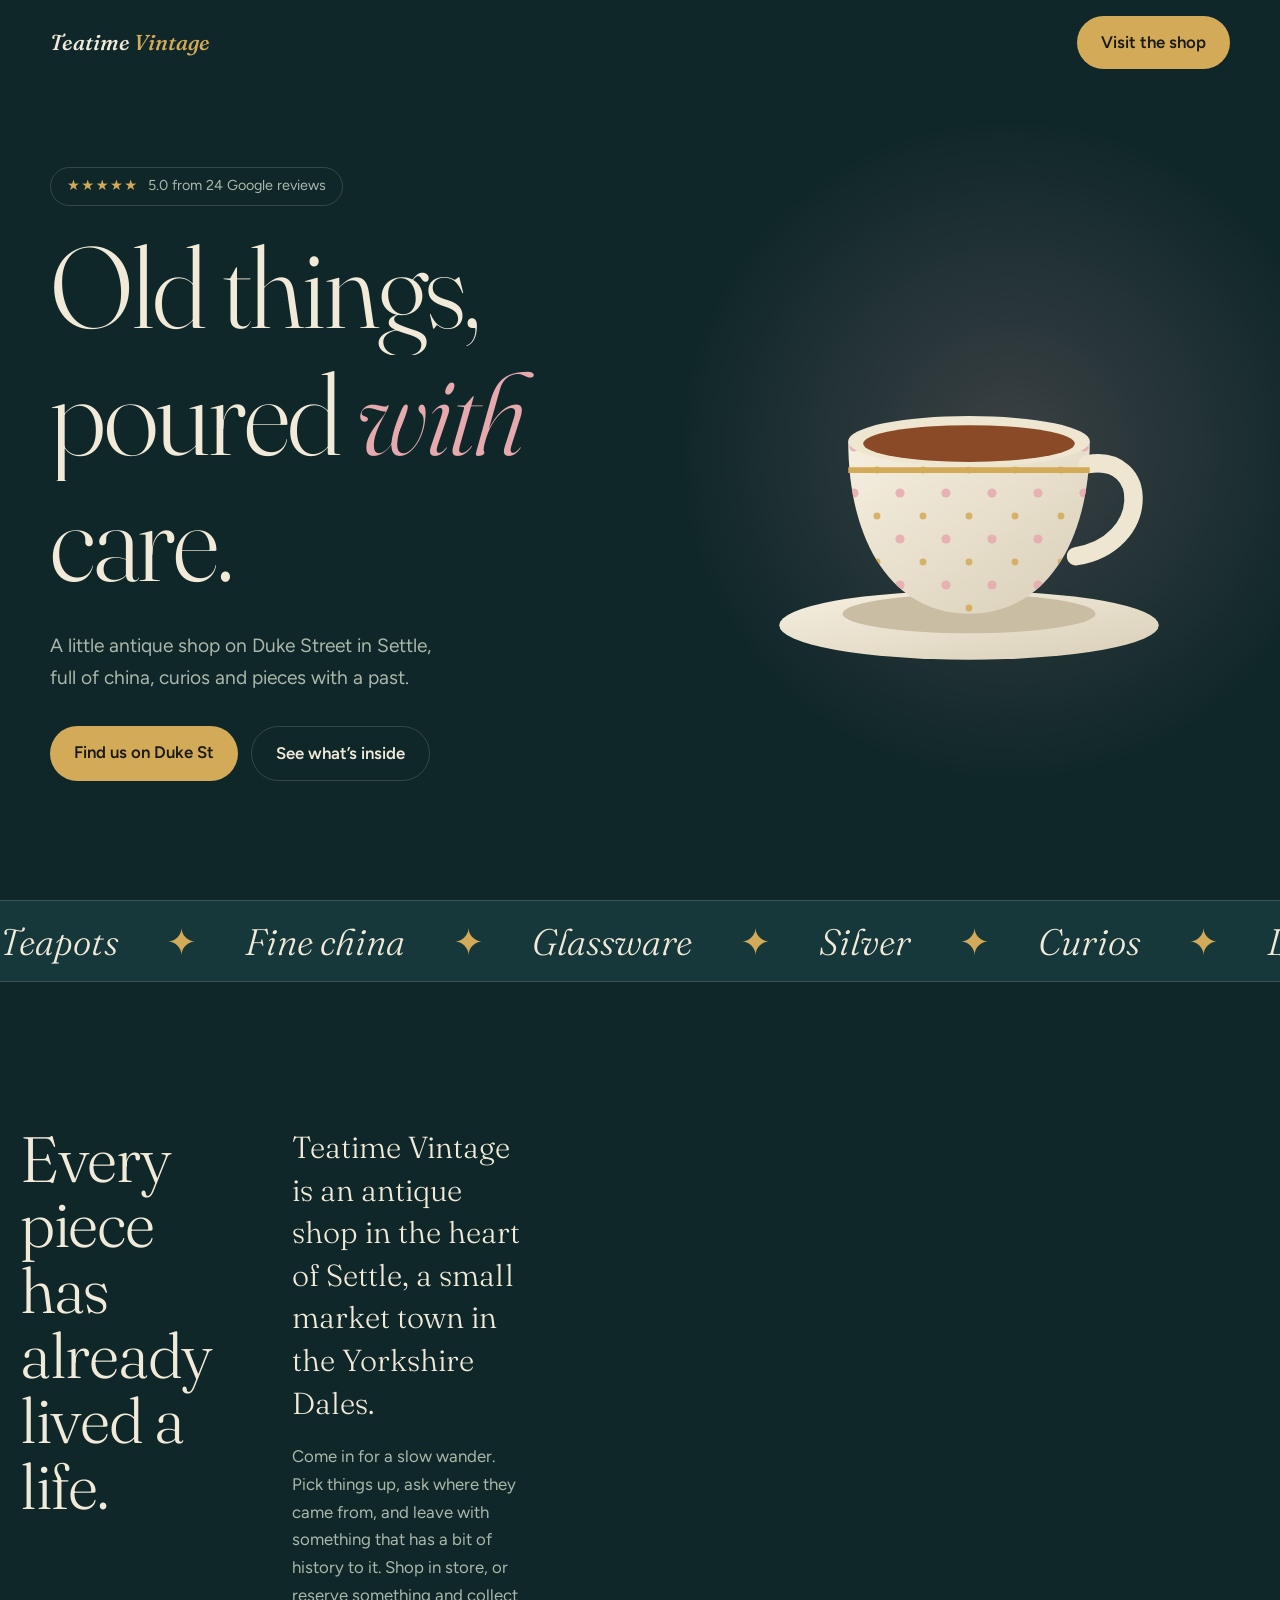
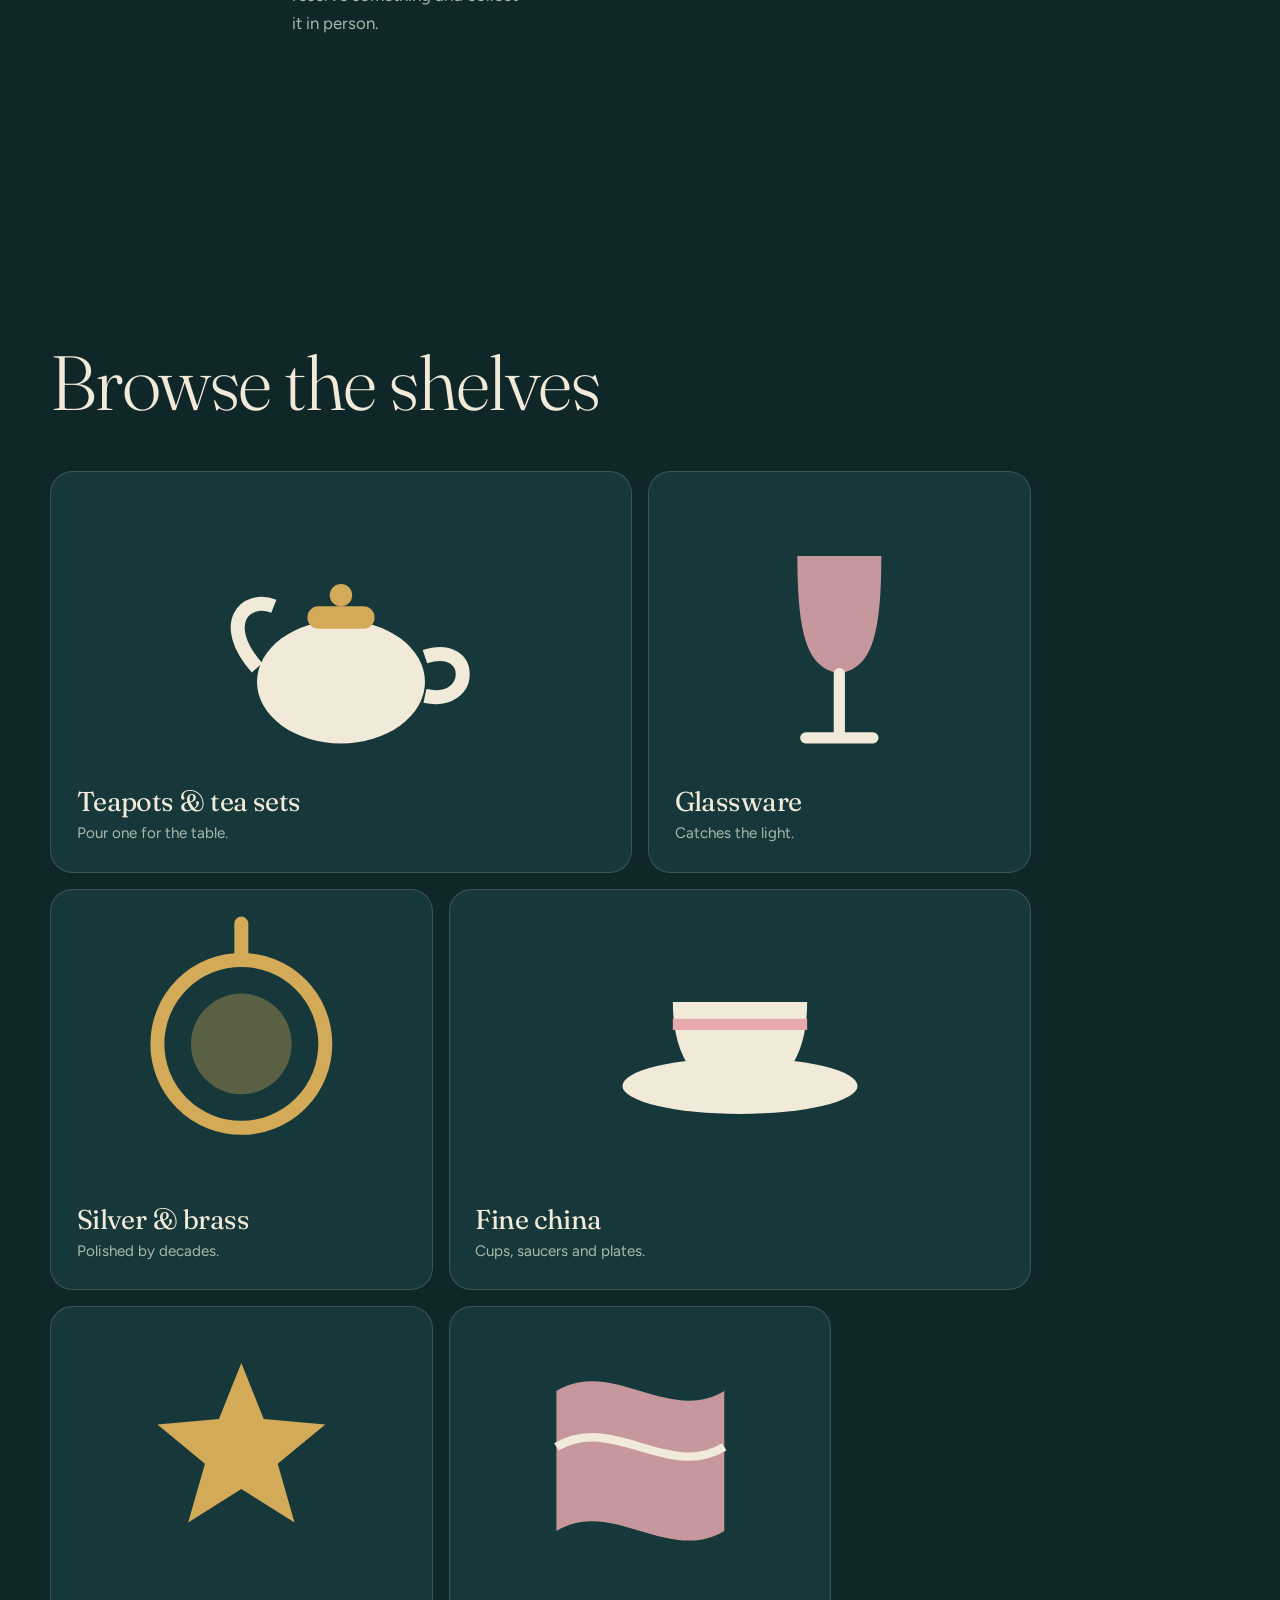
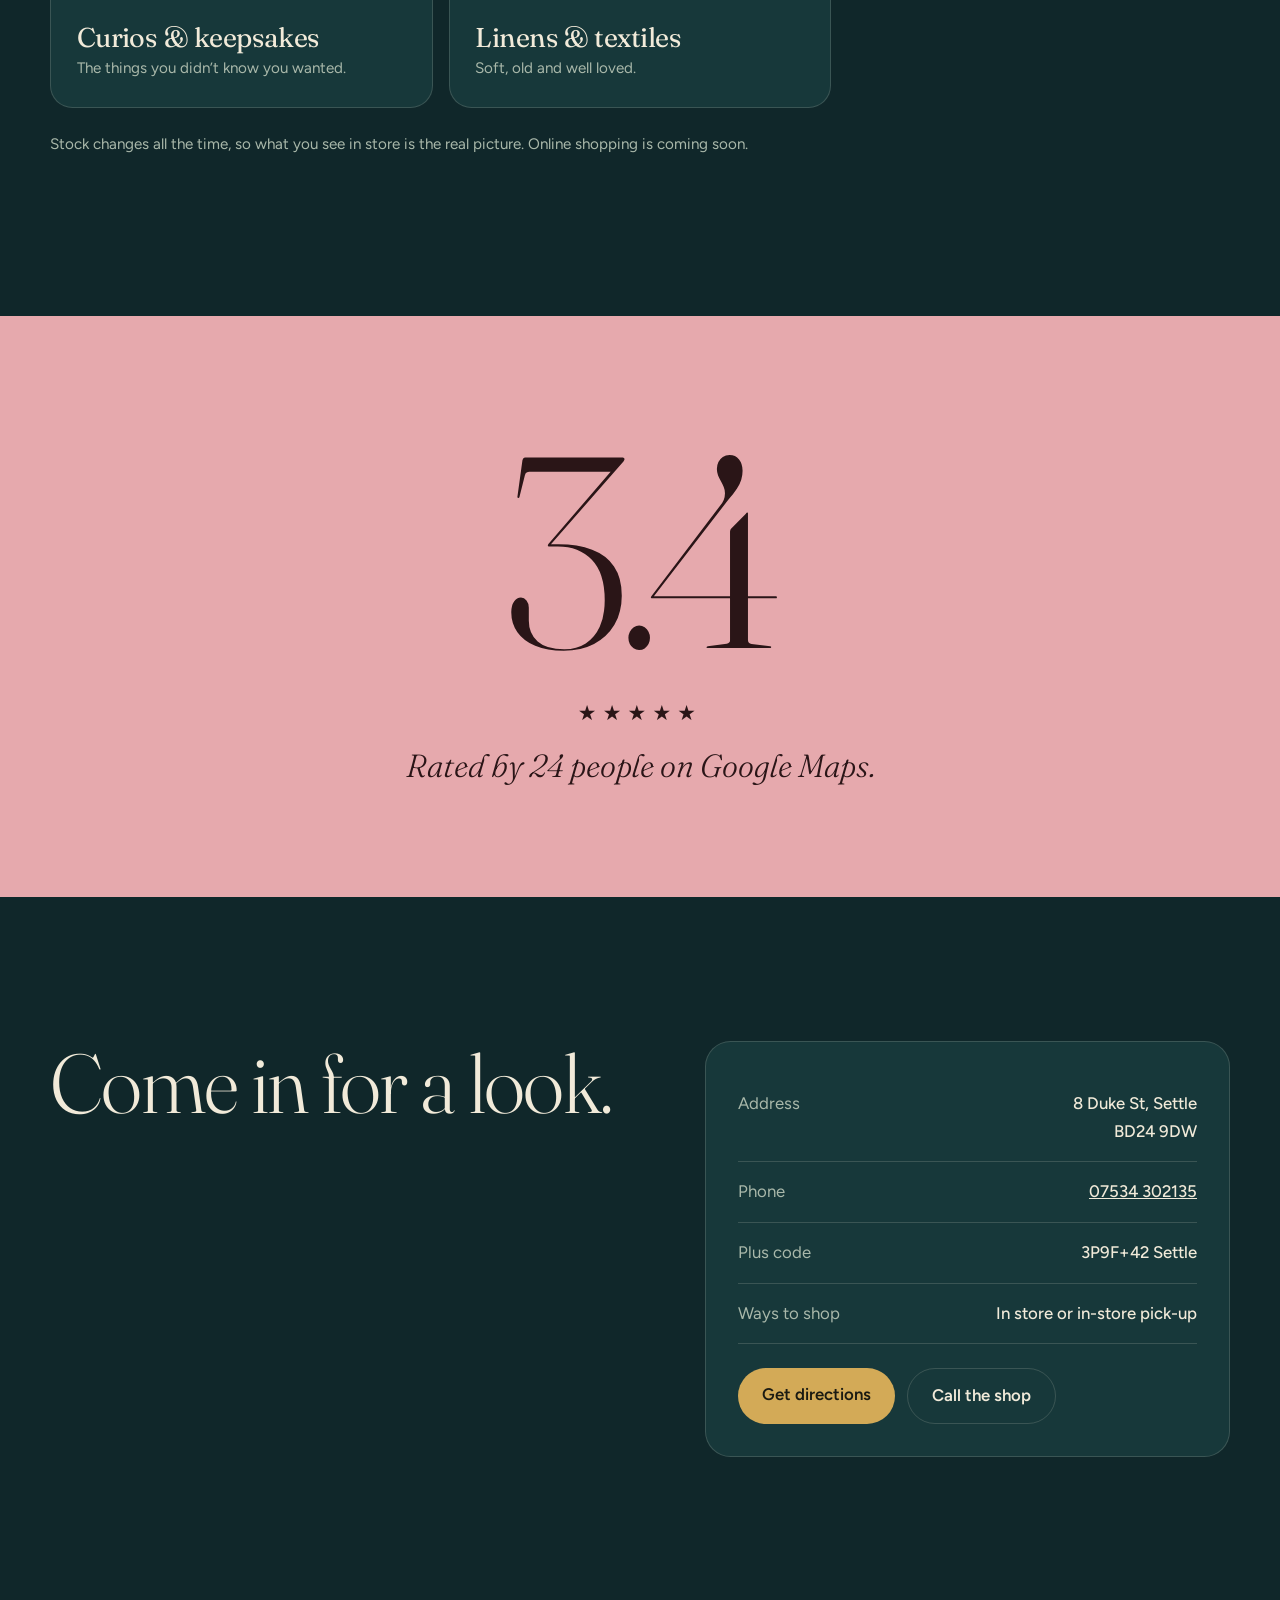
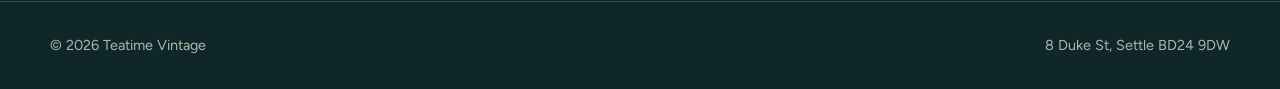
<file: demo/teatime-vintage/index.html>
<!DOCTYPE html>
<html lang="en-GB">
<head>
<meta charset="utf-8">
<meta name="viewport" content="width=device-width, initial-scale=1, viewport-fit=cover">
<title>Teatime Vintage · Antiques in Settle</title>
<link rel="preconnect" href="https://fonts.googleapis.com">
<link rel="preconnect" href="https://fonts.gstatic.com" crossorigin>
<link href="https://fonts.googleapis.com/css2?family=Fraunces:ital,opsz,wght@0,9..144,300..700;1,9..144,300..600&family=Figtree:wght@400;500;600&display=swap" rel="stylesheet">
<style>
:root{--bg:#10272a;--bg2:#17383a;--ink:#f1ead9;--mute:#a9b8aa;--gold:#d3aa57;--rose:#e6a9ad;--line:rgba(241,234,217,.16);
--serif:"Fraunces",Georgia,serif;--sans:"Figtree",system-ui,sans-serif;
box-sizing:border-box;padding-top:env(safe-area-inset-top,0px);padding-bottom:env(safe-area-inset-bottom,0px);color-scheme:dark}
html{scroll-behavior:smooth;scroll-padding-top:env(safe-area-inset-top,0px)}
*,*::before,*::after{box-sizing:inherit}
body{margin:0;background:var(--bg);color:var(--ink);font:400 1.05rem/1.65 var(--sans);overflow-x:hidden}
a{color:inherit}
:focus-visible{outline:2px solid var(--gold);outline-offset:4px;border-radius:4px}
h1,h2,h3{font-family:var(--serif);font-weight:400;line-height:1.02;margin:0;letter-spacing:-.02em}
.wrap{width:min(1180px,100% - 2.5rem);margin-inline:auto}

/* nav */
nav{position:fixed;inset:0 0 auto;z-index:20;padding:calc(1rem + env(safe-area-inset-top,0px)) 0 1rem;transition:background .4s,backdrop-filter .4s}
nav.s{background:rgba(16,39,42,.78);backdrop-filter:blur(12px)}
nav .wrap{display:flex;justify-content:space-between;align-items:center}
.logo{font:italic 500 1.35rem var(--serif);text-decoration:none}
.logo span{color:var(--gold)}
.btn{display:inline-block;padding:.8rem 1.5rem;border-radius:99px;background:var(--gold);color:#1a1a12;font-weight:600;text-decoration:none;transition:transform .3s,background .3s}
.btn:hover{transform:translateY(-2px);background:#e3bf72}
.btn.ghost{background:transparent;color:var(--ink);border:1px solid var(--line)}
.btn.ghost:hover{background:rgba(241,234,217,.08)}

/* hero */
.hero{min-height:100svh;display:grid;align-items:center;position:relative;overflow:hidden;padding:7rem 0 4rem}
.hero::before{content:"";position:absolute;width:80vmin;height:80vmin;right:-10vmin;top:50%;translate:0 -50%;border-radius:50%;background:radial-gradient(circle,rgba(230,169,173,.2),transparent 65%);animation:breathe 7s ease-in-out infinite}
@keyframes breathe{50%{scale:1.12;opacity:.7}}
.hero .wrap{display:grid;grid-template-columns:1.2fr 1fr;gap:2rem;align-items:center;position:relative}
.rating{display:inline-flex;gap:.6rem;align-items:center;padding:.4rem 1rem;border:1px solid var(--line);border-radius:99px;font-size:.9rem;color:var(--mute)}
.rating b{color:var(--gold);letter-spacing:.1em}
h1{font-size:clamp(3.3rem,9vw,8rem);font-weight:300;margin:1.4rem 0}
h1 .l{display:block;overflow:hidden;padding-bottom:.08em}
h1 .l>span{display:inline-block;transform:translateY(110%);animation:up 1.1s cubic-bezier(.2,.8,.2,1) forwards}
h1 .l:nth-child(2)>span{animation-delay:.15s}h1 .l:nth-child(3)>span{animation-delay:.3s}
h1 em{color:var(--rose);font-weight:300}
@keyframes up{to{transform:none}}
.fade{opacity:0;animation:in 1s .9s forwards}
@keyframes in{to{opacity:1}}
.hero p.lead{max-width:34ch;color:var(--mute);font-size:1.2rem}
.cta{display:flex;gap:.8rem;flex-wrap:wrap;margin-top:2rem}

/* cup */
.cup{width:100%;max-width:460px;justify-self:center;opacity:0;animation:in 1.2s .5s forwards}
.cup svg{width:100%;height:auto;overflow:visible;transition:transform .2s ease-out}
.steam path{fill:none;stroke:var(--ink);stroke-width:5;stroke-linecap:round;opacity:0;stroke-dasharray:120;animation:steam 5s ease-in-out infinite}
.steam path:nth-child(2){animation-delay:1.4s}.steam path:nth-child(3){animation-delay:2.8s}
@keyframes steam{0%{stroke-dashoffset:120;opacity:0;transform:translateY(20px)}30%{opacity:.55}100%{stroke-dashoffset:-120;opacity:0;transform:translateY(-40px)}}
.cup .float{animation:float 6s ease-in-out infinite}
@keyframes float{50%{translate:0 -8px}}

/* marquee */
.marq{border-block:1px solid var(--line);overflow:hidden;padding:1.1rem 0;background:var(--bg2)}
.track{display:flex;gap:3rem;width:max-content;animation:slide 40s linear infinite;font:italic 300 clamp(1.5rem,3vw,2.3rem) var(--serif);white-space:nowrap}
.track i{color:var(--gold);font-style:normal}
.marq:hover .track{animation-play-state:paused}
@keyframes slide{to{translate:-50% 0}}

section{padding:clamp(5rem,12vw,9rem) 0}
.intro{display:grid;grid-template-columns:1fr 1.2fr;gap:clamp(2rem,6vw,6rem)}
.intro h2{font-size:clamp(2.2rem,5vw,4.2rem);font-weight:300}
.intro p{color:var(--mute);max-width:56ch;margin:0 0 1.2rem}
.intro p:first-child{color:var(--ink);font:300 clamp(1.4rem,2.4vw,1.9rem)/1.4 var(--serif)}

/* stock */
.stock h2{font-size:clamp(2.4rem,6vw,5rem);font-weight:300;margin-bottom:3rem}
.grid{display:grid;grid-template-columns:repeat(6,1fr);gap:1rem}
.tile{grid-column:span 2;aspect-ratio:1/1.05;border-radius:1.4rem;padding:1.6rem;display:flex;flex-direction:column;justify-content:flex-end;position:relative;overflow:hidden;background:var(--bg2);border:1px solid var(--line);transition:transform .5s cubic-bezier(.2,.8,.2,1),border-color .4s}
.tile:nth-child(1),.tile:nth-child(4){grid-column:span 3;aspect-ratio:auto;min-height:340px}
.tile:hover{transform:translateY(-6px);border-color:var(--gold)}
.tile svg{position:absolute;top:0;left:0;width:100%;height:70%;transition:transform .8s cubic-bezier(.2,.8,.2,1)}
.tile:hover svg{transform:scale(1.08) rotate(-3deg)}
.tile h3{font-size:1.7rem;position:relative}
.tile p{margin:.3rem 0 0;color:var(--mute);font-size:.95rem;position:relative}
.note{margin-top:1.5rem;color:var(--mute);font-size:.95rem}

/* reviews band */
.band{background:var(--rose);color:#2a1517;text-align:center;padding:clamp(4rem,9vw,7rem) 0}
.band .num{font:300 clamp(6rem,22vw,17rem)/.9 var(--serif);letter-spacing:-.04em}
.band p{margin:1rem auto 0;font:italic 300 clamp(1.3rem,2.6vw,2rem) var(--serif);max-width:28ch}
.band .stars{letter-spacing:.3em;font-size:1.3rem;margin-top:1.4rem}

/* visit */
.visit{display:grid;grid-template-columns:1.1fr 1fr;gap:clamp(2rem,6vw,6rem);align-items:start}
.visit h2{font-size:clamp(2.6rem,6.5vw,5.5rem);font-weight:300}
.card{border:1px solid var(--line);border-radius:1.6rem;padding:2rem;background:var(--bg2)}
.row{display:flex;justify-content:space-between;gap:1rem;padding:1rem 0;border-bottom:1px solid var(--line)}
.row:last-of-type{border:0}
.row span{color:var(--mute)}
.row b{font-weight:500;text-align:right}
.open{display:inline-flex;align-items:center;gap:.5rem;color:#9fd8a6}
.open::before{content:"";width:.6rem;height:.6rem;border-radius:50%;background:#9fd8a6;animation:pulse 2s infinite}
@keyframes pulse{0%{box-shadow:0 0 0 0 rgba(159,216,166,.6)}100%{box-shadow:0 0 0 .7rem transparent}}
.card .cta{margin-top:1.5rem}
footer{border-top:1px solid var(--line);padding:2rem 0;color:var(--mute);font-size:.9rem}
footer .wrap{display:flex;justify-content:space-between;flex-wrap:wrap;gap:1rem}

.rv{opacity:0;transform:translateY(24px);transition:opacity .9s,transform .9s cubic-bezier(.2,.8,.2,1)}
.rv.on{opacity:1;transform:none}

@media(max-width:820px){
.hero .wrap,.intro,.visit{grid-template-columns:1fr}
.cup{max-width:300px;order:-1}
.tile,.tile:nth-child(1),.tile:nth-child(4){grid-column:span 6;aspect-ratio:auto;min-height:280px}
nav .btn{padding:.6rem 1.1rem}
}
@media(prefers-reduced-motion:reduce){*,*::before,*::after{animation-duration:.01ms!important;animation-iteration-count:1!important;transition:none!important}
.rv,.fade,.cup{opacity:1;transform:none}h1 .l>span{transform:none}}
</style>
</head>
<body>

<nav id="nav"><div class="wrap">
<a class="logo" href="#top">Teatime <span>Vintage</span></a>
<a class="btn" href="#visit">Visit the shop</a>
</div></nav>

<header class="hero" id="top"><div class="wrap">
<div>
<div class="rating fade"><b>★★★★★</b> 5.0 from 24 Google reviews</div>
<h1 aria-label="Old things, poured with care.">
<span class="l"><span>Old things,</span></span>
<span class="l"><span>poured <em>with</em></span></span>
<span class="l"><span>care.</span></span>
</h1>
<p class="lead fade">A little antique shop on Duke Street in Settle, full of china, curios and pieces with a past.</p>
<div class="cta fade"><a class="btn" href="#visit">Find us on Duke St</a><a class="btn ghost" href="#stock">See what’s inside</a></div>
</div>

<div class="cup" id="cup" aria-hidden="true">
<svg viewBox="0 0 400 400">
<defs>
<linearGradient id="g" x1="0" y1="0" x2="1" y2="1"><stop offset="0" stop-color="#f6efe0"/><stop offset="1" stop-color="#d9cfb8"/></linearGradient>
<pattern id="p" width="40" height="40" patternUnits="userSpaceOnUse"><circle cx="20" cy="20" r="4" fill="#e6a9ad"/><circle cx="0" cy="0" r="3" fill="#d3aa57"/><circle cx="40" cy="40" r="3" fill="#d3aa57"/><circle cx="40" cy="0" r="3" fill="#d3aa57"/><circle cx="0" cy="40" r="3" fill="#d3aa57"/></pattern>
</defs>
<g class="steam" transform="translate(0 60)"><path d="M150 90c-25-25 25-45 0-70"/><path d="M200 90c-25-25 25-45 0-70"/><path d="M250 90c-25-25 25-45 0-70"/></g>
<g class="float">
<ellipse cx="200" cy="335" rx="165" ry="30" fill="url(#g)"/>
<ellipse cx="200" cy="325" rx="110" ry="17" fill="#c9bea4"/>
<path d="M95 175c0 90 40 150 105 150s105-60 105-150z" fill="url(#g)"/>
<path d="M95 175c0 90 40 150 105 150s105-60 105-150z" fill="url(#p)" opacity=".85"/>
<path d="M303 195c55-10 55 70-10 80" fill="none" stroke="#efe6d1" stroke-width="16" stroke-linecap="round"/>
<ellipse cx="200" cy="175" rx="105" ry="22" fill="#efe6d1"/>
<ellipse cx="200" cy="177" rx="92" ry="16" fill="#8a4a28"/>
<path d="M95 200h210" stroke="#d3aa57" stroke-width="5"/>
</g>
</svg>
</div>
</div></header>

<div class="marq" aria-hidden="true"><div class="track" id="track"></div></div>

<section class="intro"><div class="wrap intro">
<h2 class="rv">Every piece has already lived a life.</h2>
<div class="rv">
<p>Teatime Vintage is an antique shop in the heart of Settle, a small market town in the Yorkshire Dales.</p>
<p>Come in for a slow wander. Pick things up, ask where they came from, and leave with something that has a bit of history to it. Shop in store, or reserve something and collect it in person.</p>
</div>
</div></section>

<section class="stock" id="stock"><div class="wrap">
<h2 class="rv">Browse the shelves</h2>
<div class="grid" id="grid"></div>
<p class="note rv">Stock changes all the time, so what you see in store is the real picture. Online shopping is coming soon.</p>
</div></section>

<div class="band"><div class="wrap rv">
<div class="num" id="count">5.0</div>
<div class="stars" aria-hidden="true">★★★★★</div>
<p>Rated by 24 people on Google Maps.</p>
</div></div>

<section id="visit"><div class="wrap visit">
<h2 class="rv">Come in for a look.</h2>
<div class="card rv">
<div class="row"><span>Address</span><b>8 Duke St, Settle<br>BD24 9DW</b></div>
<div class="row"><span>Phone</span><b><a href="tel:+447534302135">07534 302135</a></b></div>
<div class="row"><span>Plus code</span><b>3P9F+42 Settle</b></div>
<div class="row"><span>Ways to shop</span><b>In store or in-store pick-up</b></div>
<div class="cta">
<a class="btn" target="_blank" rel="noopener" href="https://www.google.com/maps/dir/?api=1&destination=Teatime+Vintage+8+Duke+St+Settle+BD24+9DW">Get directions</a>
<a class="btn ghost" href="tel:+447534302135">Call the shop</a>
</div>
</div>
</div></section>

<footer><div class="wrap"><span>© 2026 Teatime Vintage</span><span>8 Duke St, Settle BD24 9DW</span></div></footer>

<script>
// marquee
var words=["Teapots","Fine china","Glassware","Silver","Curios","Linens","Jewellery","Small furniture"];
var h="";for(var k=0;k<2;k++)words.forEach(function(w){h+="<span>"+w+"</span><i>✦</i>"});
document.getElementById("track").innerHTML=h+h;

// tiles
var tiles=[
["Teapots &amp; tea sets","Pour one for the table.",'<ellipse cx="50" cy="75" rx="30" ry="22" fill="#f1ead9"/><path d="M80 66c18-6 18 18 0 14" fill="none" stroke="#f1ead9" stroke-width="5"/><path d="M20 70c-14-16-4-26 6-22" fill="none" stroke="#f1ead9" stroke-width="5"/><rect x="38" y="48" width="24" height="8" rx="4" fill="#d3aa57"/><circle cx="50" cy="44" r="4" fill="#d3aa57"/>'],
["Glassware","Catches the light.",'<path d="M35 30h30c0 30-4 40-15 42-11-2-15-12-15-42z" fill="#e6a9ad" opacity=".85"/><path d="M50 72v22M38 95h24" stroke="#f1ead9" stroke-width="4" stroke-linecap="round"/>'],
["Silver &amp; brass","Polished by decades.",'<circle cx="50" cy="55" r="30" fill="none" stroke="#d3aa57" stroke-width="5"/><circle cx="50" cy="55" r="18" fill="#d3aa57" opacity=".35"/><path d="M50 25V12" stroke="#d3aa57" stroke-width="5" stroke-linecap="round"/>'],
["Fine china","Cups, saucers and plates.",'<ellipse cx="50" cy="70" rx="42" ry="10" fill="#f1ead9"/><path d="M26 40c0 22 10 32 24 32s24-10 24-32z" fill="#f1ead9"/><path d="M26 48h48" stroke="#e6a9ad" stroke-width="4"/>'],
["Curios &amp; keepsakes","The things you didn’t know you wanted.",'<path d="M50 20l8 20 22 2-17 14 6 21-19-12-19 12 6-21-17-14 22-2z" fill="#d3aa57"/>'],
["Linens &amp; textiles","Soft, old and well loved.",'<path d="M20 30c20-12 40 12 60 0v50c-20 12-40-12-60 0z" fill="#e6a9ad" opacity=".85"/><path d="M20 50c20-12 40 12 60 0" fill="none" stroke="#f1ead9" stroke-width="3"/>']
];
var g="";tiles.forEach(function(t){g+='<article class="tile rv"><svg viewBox="0 0 100 100" preserveAspectRatio="xMidYMid meet" aria-hidden="true">'+t[2]+'</svg><h3>'+t[0]+'</h3><p>'+t[1]+'</p></article>'});
document.getElementById("grid").innerHTML=g;

// reveal
var io=new IntersectionObserver(function(es){es.forEach(function(e){if(e.isIntersecting){e.target.classList.add("on");io.unobserve(e.target)}})},{threshold:.15});
document.querySelectorAll(".rv").forEach(function(el,i){el.style.transitionDelay=(i%3)*90+"ms";io.observe(el)});

// nav
var nav=document.getElementById("nav");
addEventListener("scroll",function(){nav.classList.toggle("s",scrollY>40)},{passive:true});

// cup follows pointer
var cup=document.querySelector("#cup svg");
if(!matchMedia("(prefers-reduced-motion:reduce)").matches&&matchMedia("(hover:hover)").matches){
addEventListener("pointermove",function(e){var x=(e.clientX/innerWidth-.5)*2,y=(e.clientY/innerHeight-.5)*2;cup.style.transform="rotate("+x*3+"deg) translate("+x*10+"px,"+y*8+"px)"},{passive:true})}

// rating count-up
var c=document.getElementById("count"),done=false;
new IntersectionObserver(function(es,o){if(es[0].isIntersecting&&!done){done=true;var t0=performance.now();(function f(t){var p=Math.min((t-t0)/1400,1);c.textContent=(5*(1-Math.pow(1-p,3))).toFixed(1);if(p<1)requestAnimationFrame(f)})(t0)}},{threshold:.5}).observe(c);
</script>
</body>
</html>
</file>
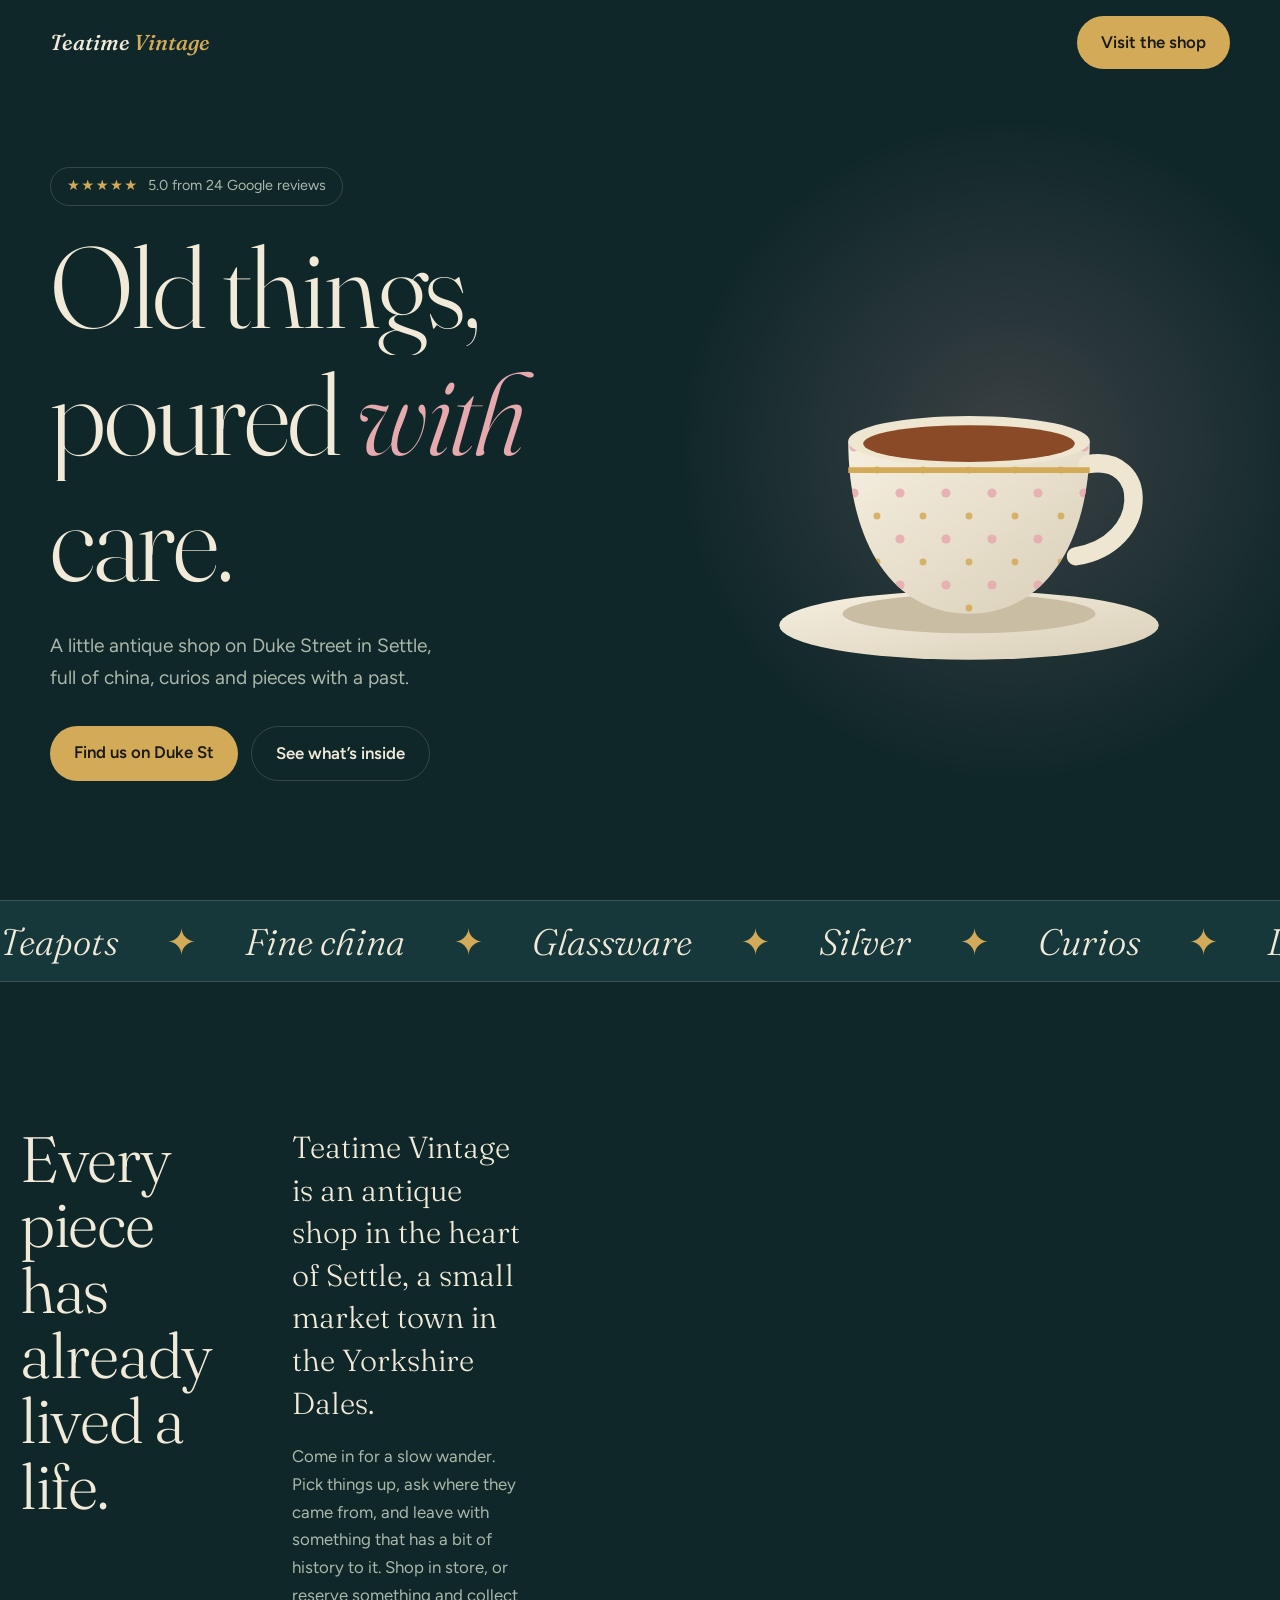
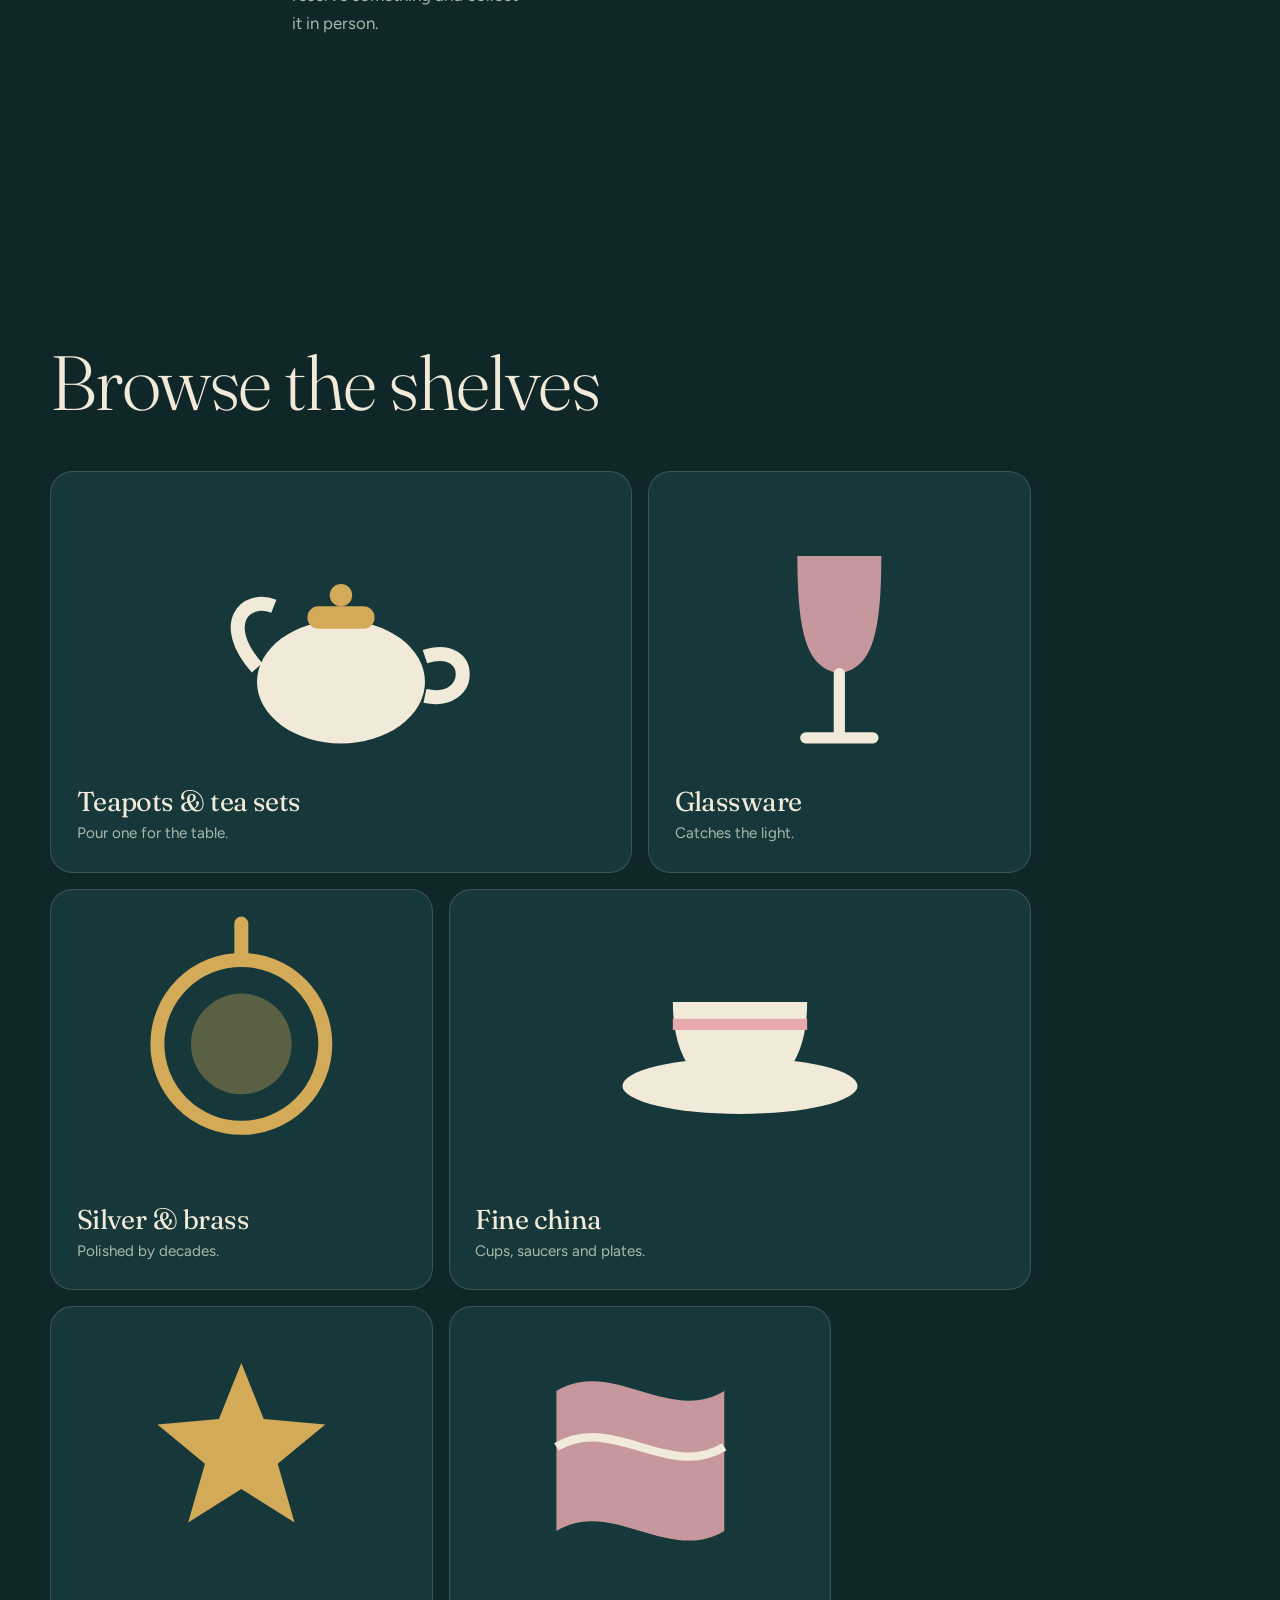
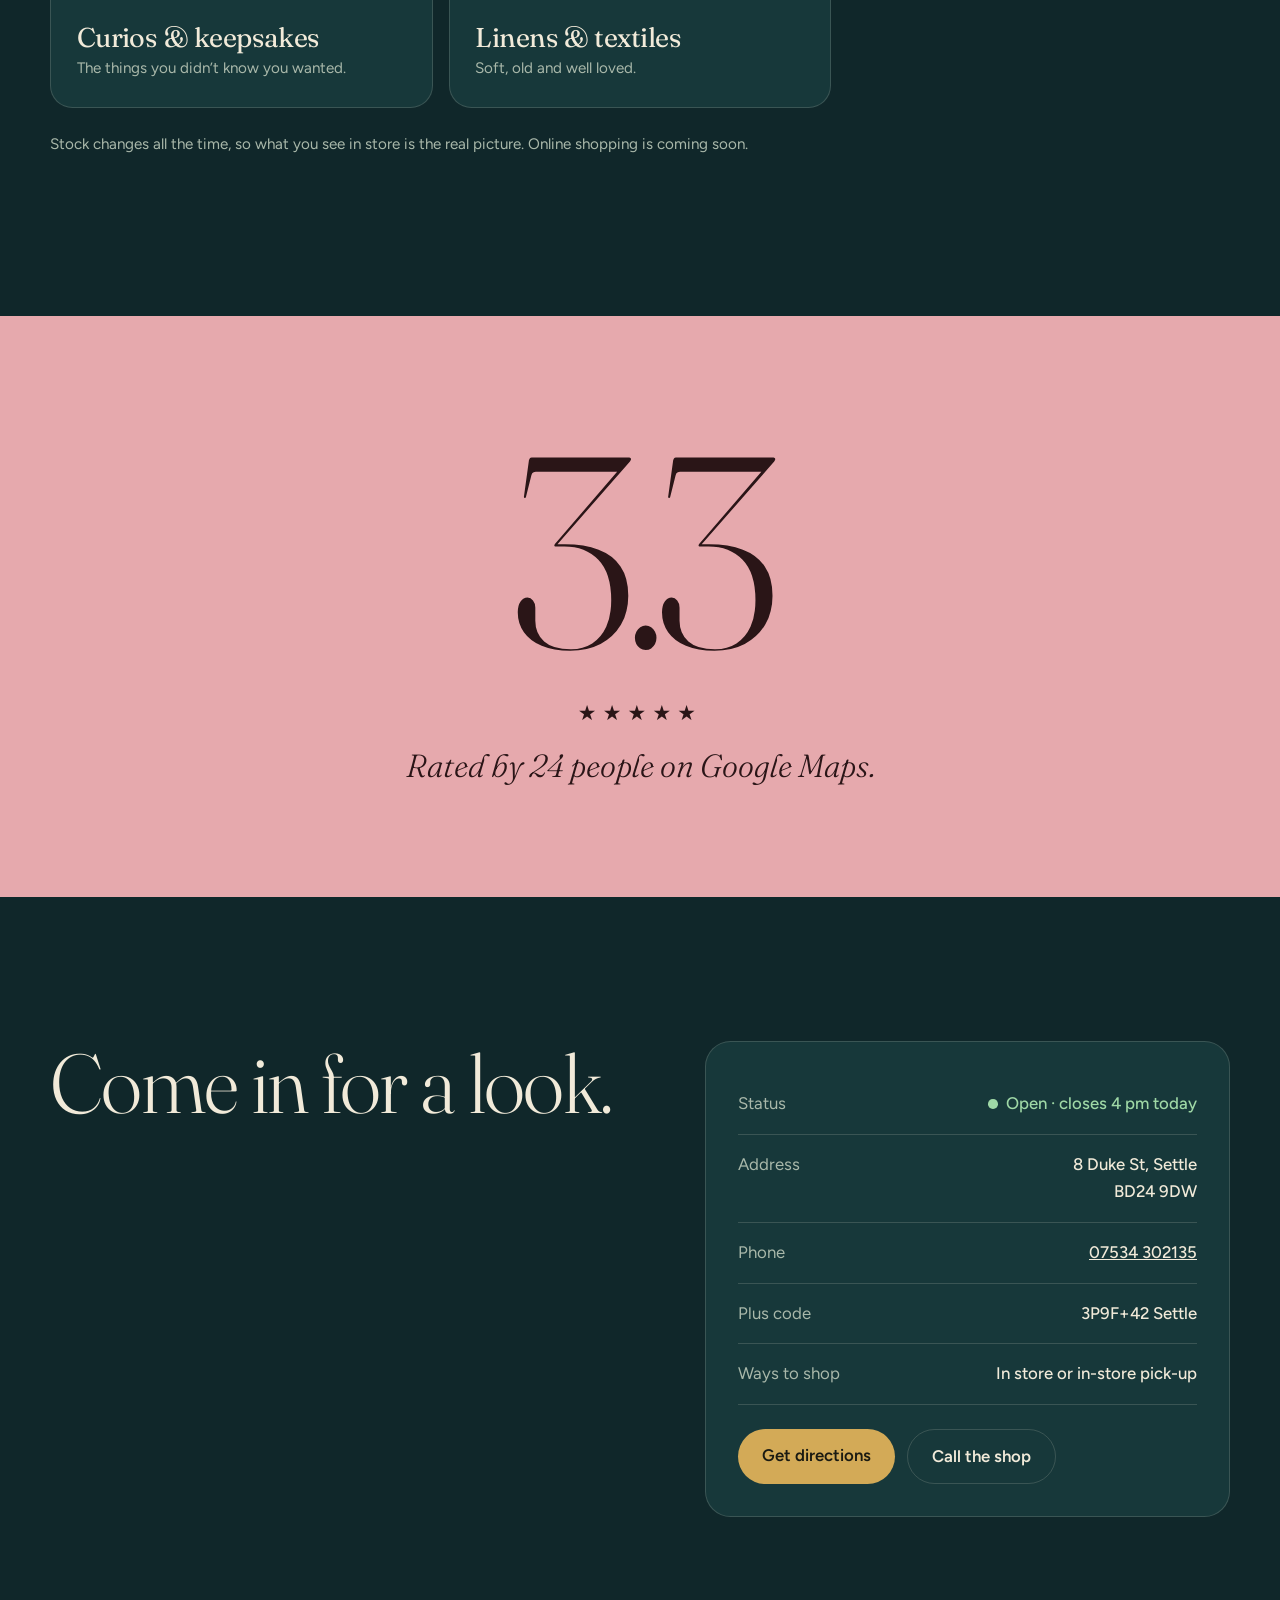
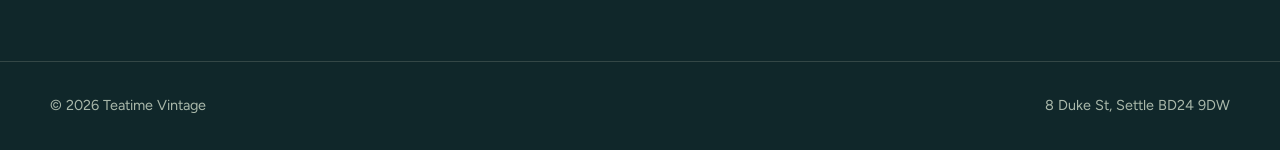
<file: demo/teatime-vintage/Index.html>
<!DOCTYPE html>
<html lang="en-GB">
<head>
<meta charset="utf-8">
<meta name="viewport" content="width=device-width, initial-scale=1, viewport-fit=cover">
<title>Teatime Vintage · Antiques in Settle</title>
<link rel="preconnect" href="https://fonts.googleapis.com">
<link rel="preconnect" href="https://fonts.gstatic.com" crossorigin>
<link href="https://fonts.googleapis.com/css2?family=Fraunces:ital,opsz,wght@0,9..144,300..700;1,9..144,300..600&family=Figtree:wght@400;500;600&display=swap" rel="stylesheet">
<style>
:root{--bg:#10272a;--bg2:#17383a;--ink:#f1ead9;--mute:#a9b8aa;--gold:#d3aa57;--rose:#e6a9ad;--line:rgba(241,234,217,.16);
--serif:"Fraunces",Georgia,serif;--sans:"Figtree",system-ui,sans-serif;
box-sizing:border-box;padding-top:env(safe-area-inset-top,0px);padding-bottom:env(safe-area-inset-bottom,0px);color-scheme:dark}
html{scroll-behavior:smooth;scroll-padding-top:env(safe-area-inset-top,0px)}
*,*::before,*::after{box-sizing:inherit}
body{margin:0;background:var(--bg);color:var(--ink);font:400 1.05rem/1.65 var(--sans);overflow-x:hidden}
a{color:inherit}
:focus-visible{outline:2px solid var(--gold);outline-offset:4px;border-radius:4px}
h1,h2,h3{font-family:var(--serif);font-weight:400;line-height:1.02;margin:0;letter-spacing:-.02em}
.wrap{width:min(1180px,100% - 2.5rem);margin-inline:auto}

/* nav */
nav{position:fixed;inset:0 0 auto;z-index:20;padding:calc(1rem + env(safe-area-inset-top,0px)) 0 1rem;transition:background .4s,backdrop-filter .4s}
nav.s{background:rgba(16,39,42,.78);backdrop-filter:blur(12px)}
nav .wrap{display:flex;justify-content:space-between;align-items:center}
.logo{font:italic 500 1.35rem var(--serif);text-decoration:none}
.logo span{color:var(--gold)}
.btn{display:inline-block;padding:.8rem 1.5rem;border-radius:99px;background:var(--gold);color:#1a1a12;font-weight:600;text-decoration:none;transition:transform .3s,background .3s}
.btn:hover{transform:translateY(-2px);background:#e3bf72}
.btn.ghost{background:transparent;color:var(--ink);border:1px solid var(--line)}
.btn.ghost:hover{background:rgba(241,234,217,.08)}

/* hero */
.hero{min-height:100svh;display:grid;align-items:center;position:relative;overflow:hidden;padding:7rem 0 4rem}
.hero::before{content:"";position:absolute;width:80vmin;height:80vmin;right:-10vmin;top:50%;translate:0 -50%;border-radius:50%;background:radial-gradient(circle,rgba(230,169,173,.2),transparent 65%);animation:breathe 7s ease-in-out infinite}
@keyframes breathe{50%{scale:1.12;opacity:.7}}
.hero .wrap{display:grid;grid-template-columns:1.2fr 1fr;gap:2rem;align-items:center;position:relative}
.rating{display:inline-flex;gap:.6rem;align-items:center;padding:.4rem 1rem;border:1px solid var(--line);border-radius:99px;font-size:.9rem;color:var(--mute)}
.rating b{color:var(--gold);letter-spacing:.1em}
h1{font-size:clamp(3.3rem,9vw,8rem);font-weight:300;margin:1.4rem 0}
h1 .l{display:block;overflow:hidden;padding-bottom:.08em}
h1 .l>span{display:inline-block;transform:translateY(110%);animation:up 1.1s cubic-bezier(.2,.8,.2,1) forwards}
h1 .l:nth-child(2)>span{animation-delay:.15s}h1 .l:nth-child(3)>span{animation-delay:.3s}
h1 em{color:var(--rose);font-weight:300}
@keyframes up{to{transform:none}}
.fade{opacity:0;animation:in 1s .9s forwards}
@keyframes in{to{opacity:1}}
.hero p.lead{max-width:34ch;color:var(--mute);font-size:1.2rem}
.cta{display:flex;gap:.8rem;flex-wrap:wrap;margin-top:2rem}

/* cup */
.cup{width:100%;max-width:460px;justify-self:center;opacity:0;animation:in 1.2s .5s forwards}
.cup svg{width:100%;height:auto;overflow:visible;transition:transform .2s ease-out}
.steam path{fill:none;stroke:var(--ink);stroke-width:5;stroke-linecap:round;opacity:0;stroke-dasharray:120;animation:steam 5s ease-in-out infinite}
.steam path:nth-child(2){animation-delay:1.4s}.steam path:nth-child(3){animation-delay:2.8s}
@keyframes steam{0%{stroke-dashoffset:120;opacity:0;transform:translateY(20px)}30%{opacity:.55}100%{stroke-dashoffset:-120;opacity:0;transform:translateY(-40px)}}
.cup .float{animation:float 6s ease-in-out infinite}
@keyframes float{50%{translate:0 -8px}}

/* marquee */
.marq{border-block:1px solid var(--line);overflow:hidden;padding:1.1rem 0;background:var(--bg2)}
.track{display:flex;gap:3rem;width:max-content;animation:slide 40s linear infinite;font:italic 300 clamp(1.5rem,3vw,2.3rem) var(--serif);white-space:nowrap}
.track i{color:var(--gold);font-style:normal}
.marq:hover .track{animation-play-state:paused}
@keyframes slide{to{translate:-50% 0}}

section{padding:clamp(5rem,12vw,9rem) 0}
.intro{display:grid;grid-template-columns:1fr 1.2fr;gap:clamp(2rem,6vw,6rem)}
.intro h2{font-size:clamp(2.2rem,5vw,4.2rem);font-weight:300}
.intro p{color:var(--mute);max-width:56ch;margin:0 0 1.2rem}
.intro p:first-child{color:var(--ink);font:300 clamp(1.4rem,2.4vw,1.9rem)/1.4 var(--serif)}

/* stock */
.stock h2{font-size:clamp(2.4rem,6vw,5rem);font-weight:300;margin-bottom:3rem}
.grid{display:grid;grid-template-columns:repeat(6,1fr);gap:1rem}
.tile{grid-column:span 2;aspect-ratio:1/1.05;border-radius:1.4rem;padding:1.6rem;display:flex;flex-direction:column;justify-content:flex-end;position:relative;overflow:hidden;background:var(--bg2);border:1px solid var(--line);transition:transform .5s cubic-bezier(.2,.8,.2,1),border-color .4s}
.tile:nth-child(1),.tile:nth-child(4){grid-column:span 3;aspect-ratio:auto;min-height:340px}
.tile:hover{transform:translateY(-6px);border-color:var(--gold)}
.tile svg{position:absolute;top:0;left:0;width:100%;height:70%;transition:transform .8s cubic-bezier(.2,.8,.2,1)}
.tile:hover svg{transform:scale(1.08) rotate(-3deg)}
.tile h3{font-size:1.7rem;position:relative}
.tile p{margin:.3rem 0 0;color:var(--mute);font-size:.95rem;position:relative}
.note{margin-top:1.5rem;color:var(--mute);font-size:.95rem}

/* reviews band */
.band{background:var(--rose);color:#2a1517;text-align:center;padding:clamp(4rem,9vw,7rem) 0}
.band .num{font:300 clamp(6rem,22vw,17rem)/.9 var(--serif);letter-spacing:-.04em}
.band p{margin:1rem auto 0;font:italic 300 clamp(1.3rem,2.6vw,2rem) var(--serif);max-width:28ch}
.band .stars{letter-spacing:.3em;font-size:1.3rem;margin-top:1.4rem}

/* visit */
.visit{display:grid;grid-template-columns:1.1fr 1fr;gap:clamp(2rem,6vw,6rem);align-items:start}
.visit h2{font-size:clamp(2.6rem,6.5vw,5.5rem);font-weight:300}
.card{border:1px solid var(--line);border-radius:1.6rem;padding:2rem;background:var(--bg2)}
.row{display:flex;justify-content:space-between;gap:1rem;padding:1rem 0;border-bottom:1px solid var(--line)}
.row:last-of-type{border:0}
.row span{color:var(--mute)}
.row b{font-weight:500;text-align:right}
.open{display:inline-flex;align-items:center;gap:.5rem;color:#9fd8a6}
.open::before{content:"";width:.6rem;height:.6rem;border-radius:50%;background:#9fd8a6;animation:pulse 2s infinite}
@keyframes pulse{0%{box-shadow:0 0 0 0 rgba(159,216,166,.6)}100%{box-shadow:0 0 0 .7rem transparent}}
.card .cta{margin-top:1.5rem}
footer{border-top:1px solid var(--line);padding:2rem 0;color:var(--mute);font-size:.9rem}
footer .wrap{display:flex;justify-content:space-between;flex-wrap:wrap;gap:1rem}

.rv{opacity:0;transform:translateY(24px);transition:opacity .9s,transform .9s cubic-bezier(.2,.8,.2,1)}
.rv.on{opacity:1;transform:none}

@media(max-width:820px){
.hero .wrap,.intro,.visit{grid-template-columns:1fr}
.cup{max-width:300px;order:-1}
.tile,.tile:nth-child(1),.tile:nth-child(4){grid-column:span 6;aspect-ratio:auto;min-height:280px}
nav .btn{padding:.6rem 1.1rem}
}
@media(prefers-reduced-motion:reduce){*,*::before,*::after{animation-duration:.01ms!important;animation-iteration-count:1!important;transition:none!important}
.rv,.fade,.cup{opacity:1;transform:none}h1 .l>span{transform:none}}
</style>
</head>
<body>

<nav id="nav"><div class="wrap">
<a class="logo" href="#top">Teatime <span>Vintage</span></a>
<a class="btn" href="#visit">Visit the shop</a>
</div></nav>

<header class="hero" id="top"><div class="wrap">
<div>
<div class="rating fade"><b>★★★★★</b> 5.0 from 24 Google reviews</div>
<h1 aria-label="Old things, poured with care.">
<span class="l"><span>Old things,</span></span>
<span class="l"><span>poured <em>with</em></span></span>
<span class="l"><span>care.</span></span>
</h1>
<p class="lead fade">A little antique shop on Duke Street in Settle, full of china, curios and pieces with a past.</p>
<div class="cta fade"><a class="btn" href="#visit">Find us on Duke St</a><a class="btn ghost" href="#stock">See what’s inside</a></div>
</div>

<div class="cup" id="cup" aria-hidden="true">
<svg viewBox="0 0 400 400">
<defs>
<linearGradient id="g" x1="0" y1="0" x2="1" y2="1"><stop offset="0" stop-color="#f6efe0"/><stop offset="1" stop-color="#d9cfb8"/></linearGradient>
<pattern id="p" width="40" height="40" patternUnits="userSpaceOnUse"><circle cx="20" cy="20" r="4" fill="#e6a9ad"/><circle cx="0" cy="0" r="3" fill="#d3aa57"/><circle cx="40" cy="40" r="3" fill="#d3aa57"/><circle cx="40" cy="0" r="3" fill="#d3aa57"/><circle cx="0" cy="40" r="3" fill="#d3aa57"/></pattern>
</defs>
<g class="steam" transform="translate(0 60)"><path d="M150 90c-25-25 25-45 0-70"/><path d="M200 90c-25-25 25-45 0-70"/><path d="M250 90c-25-25 25-45 0-70"/></g>
<g class="float">
<ellipse cx="200" cy="335" rx="165" ry="30" fill="url(#g)"/>
<ellipse cx="200" cy="325" rx="110" ry="17" fill="#c9bea4"/>
<path d="M95 175c0 90 40 150 105 150s105-60 105-150z" fill="url(#g)"/>
<path d="M95 175c0 90 40 150 105 150s105-60 105-150z" fill="url(#p)" opacity=".85"/>
<path d="M303 195c55-10 55 70-10 80" fill="none" stroke="#efe6d1" stroke-width="16" stroke-linecap="round"/>
<ellipse cx="200" cy="175" rx="105" ry="22" fill="#efe6d1"/>
<ellipse cx="200" cy="177" rx="92" ry="16" fill="#8a4a28"/>
<path d="M95 200h210" stroke="#d3aa57" stroke-width="5"/>
</g>
</svg>
</div>
</div></header>

<div class="marq" aria-hidden="true"><div class="track" id="track"></div></div>

<section class="intro"><div class="wrap intro">
<h2 class="rv">Every piece has already lived a life.</h2>
<div class="rv">
<p>Teatime Vintage is an antique shop in the heart of Settle, a small market town in the Yorkshire Dales.</p>
<p>Come in for a slow wander. Pick things up, ask where they came from, and leave with something that has a bit of history to it. Shop in store, or reserve something and collect it in person.</p>
</div>
</div></section>

<section class="stock" id="stock"><div class="wrap">
<h2 class="rv">Browse the shelves</h2>
<div class="grid" id="grid"></div>
<p class="note rv">Stock changes all the time, so what you see in store is the real picture. Online shopping is coming soon.</p>
</div></section>

<div class="band"><div class="wrap rv">
<div class="num" id="count">5.0</div>
<div class="stars" aria-hidden="true">★★★★★</div>
<p>Rated by 24 people on Google Maps.</p>
</div></div>

<section id="visit"><div class="wrap visit">
<h2 class="rv">Come in for a look.</h2>
<div class="card rv">
<div class="row"><span>Status</span><b class="open">Open · closes 4 pm today</b></div>
<div class="row"><span>Address</span><b>8 Duke St, Settle<br>BD24 9DW</b></div>
<div class="row"><span>Phone</span><b><a href="tel:+447534302135">07534 302135</a></b></div>
<div class="row"><span>Plus code</span><b>3P9F+42 Settle</b></div>
<div class="row"><span>Ways to shop</span><b>In store or in-store pick-up</b></div>
<div class="cta">
<a class="btn" target="_blank" rel="noopener" href="https://www.google.com/maps/dir/?api=1&destination=Teatime+Vintage+8+Duke+St+Settle+BD24+9DW">Get directions</a>
<a class="btn ghost" href="tel:+447534302135">Call the shop</a>
</div>
</div>
</div></section>

<footer><div class="wrap"><span>© 2026 Teatime Vintage</span><span>8 Duke St, Settle BD24 9DW</span></div></footer>

<script>
// marquee
var words=["Teapots","Fine china","Glassware","Silver","Curios","Linens","Jewellery","Small furniture"];
var h="";for(var k=0;k<2;k++)words.forEach(function(w){h+="<span>"+w+"</span><i>✦</i>"});
document.getElementById("track").innerHTML=h+h;

// tiles
var tiles=[
["Teapots &amp; tea sets","Pour one for the table.",'<ellipse cx="50" cy="75" rx="30" ry="22" fill="#f1ead9"/><path d="M80 66c18-6 18 18 0 14" fill="none" stroke="#f1ead9" stroke-width="5"/><path d="M20 70c-14-16-4-26 6-22" fill="none" stroke="#f1ead9" stroke-width="5"/><rect x="38" y="48" width="24" height="8" rx="4" fill="#d3aa57"/><circle cx="50" cy="44" r="4" fill="#d3aa57"/>'],
["Glassware","Catches the light.",'<path d="M35 30h30c0 30-4 40-15 42-11-2-15-12-15-42z" fill="#e6a9ad" opacity=".85"/><path d="M50 72v22M38 95h24" stroke="#f1ead9" stroke-width="4" stroke-linecap="round"/>'],
["Silver &amp; brass","Polished by decades.",'<circle cx="50" cy="55" r="30" fill="none" stroke="#d3aa57" stroke-width="5"/><circle cx="50" cy="55" r="18" fill="#d3aa57" opacity=".35"/><path d="M50 25V12" stroke="#d3aa57" stroke-width="5" stroke-linecap="round"/>'],
["Fine china","Cups, saucers and plates.",'<ellipse cx="50" cy="70" rx="42" ry="10" fill="#f1ead9"/><path d="M26 40c0 22 10 32 24 32s24-10 24-32z" fill="#f1ead9"/><path d="M26 48h48" stroke="#e6a9ad" stroke-width="4"/>'],
["Curios &amp; keepsakes","The things you didn’t know you wanted.",'<path d="M50 20l8 20 22 2-17 14 6 21-19-12-19 12 6-21-17-14 22-2z" fill="#d3aa57"/>'],
["Linens &amp; textiles","Soft, old and well loved.",'<path d="M20 30c20-12 40 12 60 0v50c-20 12-40-12-60 0z" fill="#e6a9ad" opacity=".85"/><path d="M20 50c20-12 40 12 60 0" fill="none" stroke="#f1ead9" stroke-width="3"/>']
];
var g="";tiles.forEach(function(t){g+='<article class="tile rv"><svg viewBox="0 0 100 100" preserveAspectRatio="xMidYMid meet" aria-hidden="true">'+t[2]+'</svg><h3>'+t[0]+'</h3><p>'+t[1]+'</p></article>'});
document.getElementById("grid").innerHTML=g;

// reveal
var io=new IntersectionObserver(function(es){es.forEach(function(e){if(e.isIntersecting){e.target.classList.add("on");io.unobserve(e.target)}})},{threshold:.15});
document.querySelectorAll(".rv").forEach(function(el,i){el.style.transitionDelay=(i%3)*90+"ms";io.observe(el)});

// nav
var nav=document.getElementById("nav");
addEventListener("scroll",function(){nav.classList.toggle("s",scrollY>40)},{passive:true});

// cup follows pointer
var cup=document.querySelector("#cup svg");
if(!matchMedia("(prefers-reduced-motion:reduce)").matches&&matchMedia("(hover:hover)").matches){
addEventListener("pointermove",function(e){var x=(e.clientX/innerWidth-.5)*2,y=(e.clientY/innerHeight-.5)*2;cup.style.transform="rotate("+x*3+"deg) translate("+x*10+"px,"+y*8+"px)"},{passive:true})}

// rating count-up
var c=document.getElementById("count"),done=false;
new IntersectionObserver(function(es,o){if(es[0].isIntersecting&&!done){done=true;var t0=performance.now();(function f(t){var p=Math.min((t-t0)/1400,1);c.textContent=(5*(1-Math.pow(1-p,3))).toFixed(1);if(p<1)requestAnimationFrame(f)})(t0)}},{threshold:.5}).observe(c);
</script>
</body>
</html>
</file>
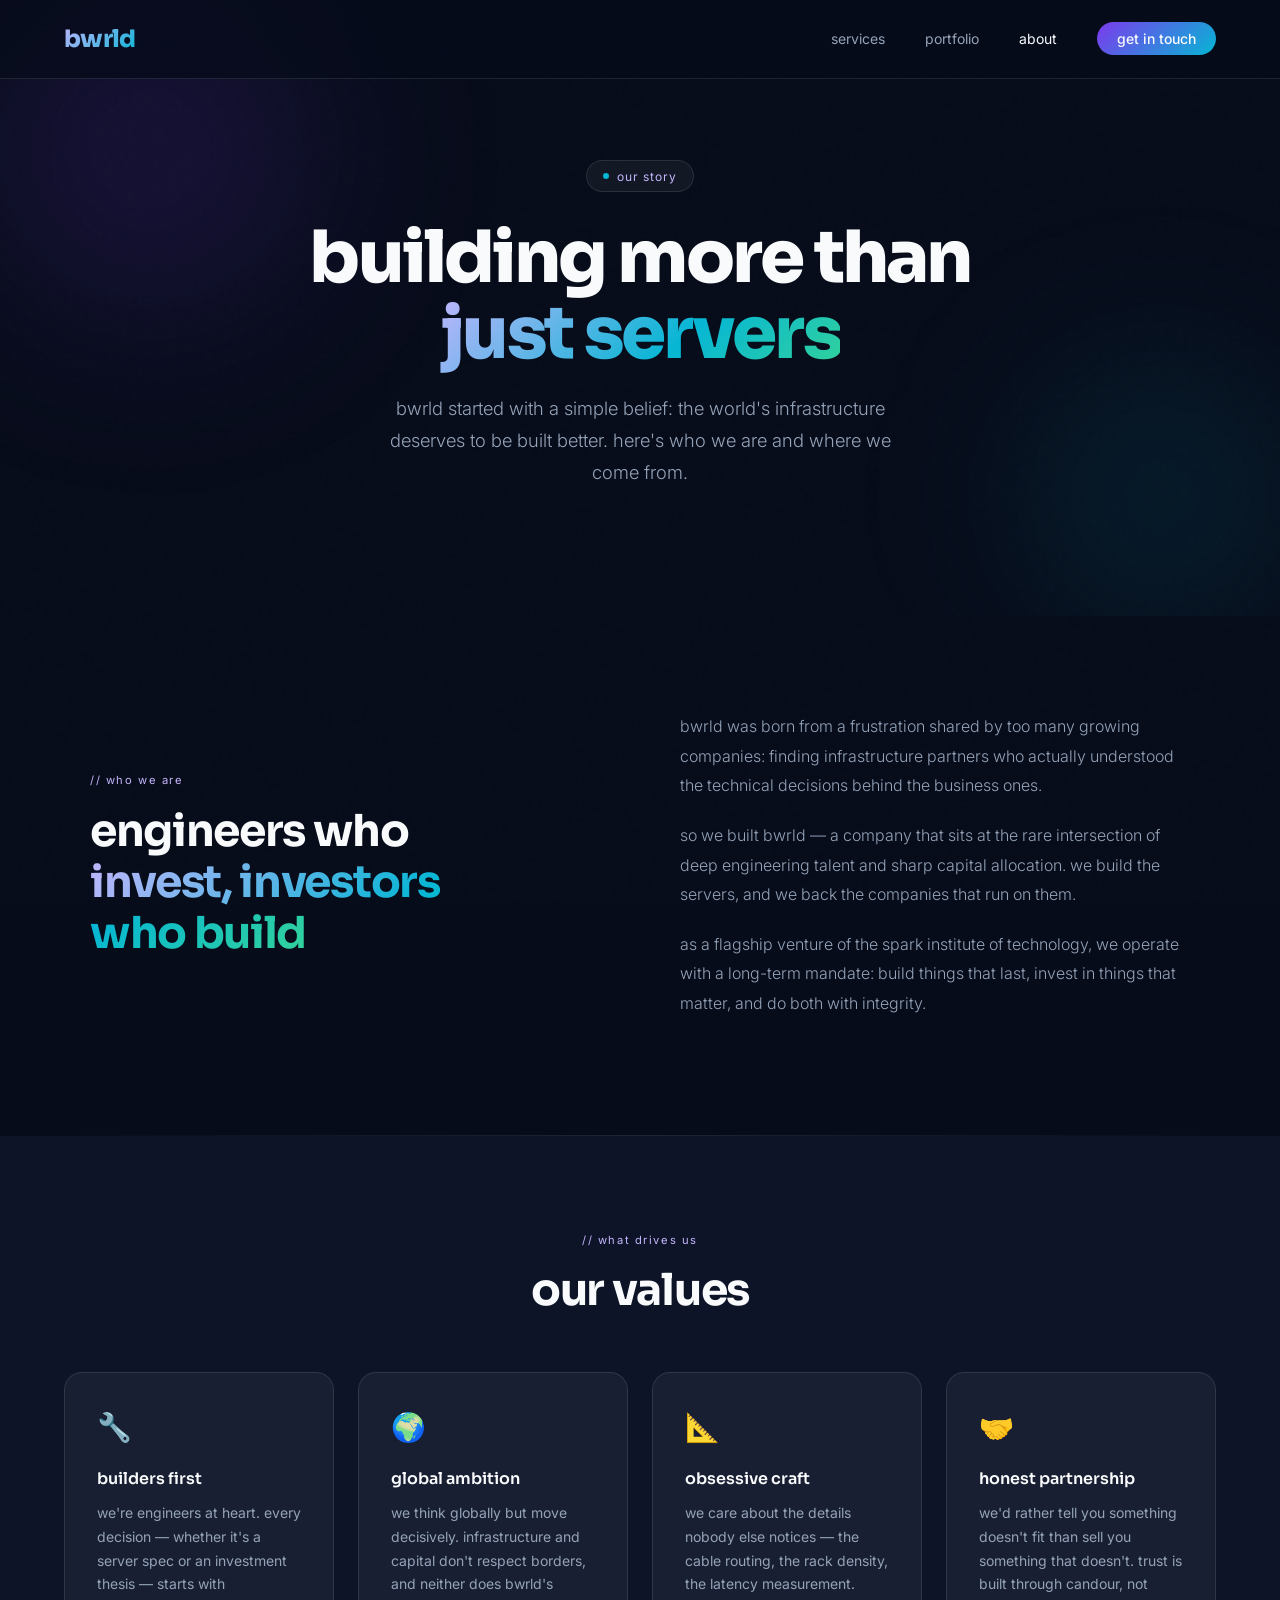
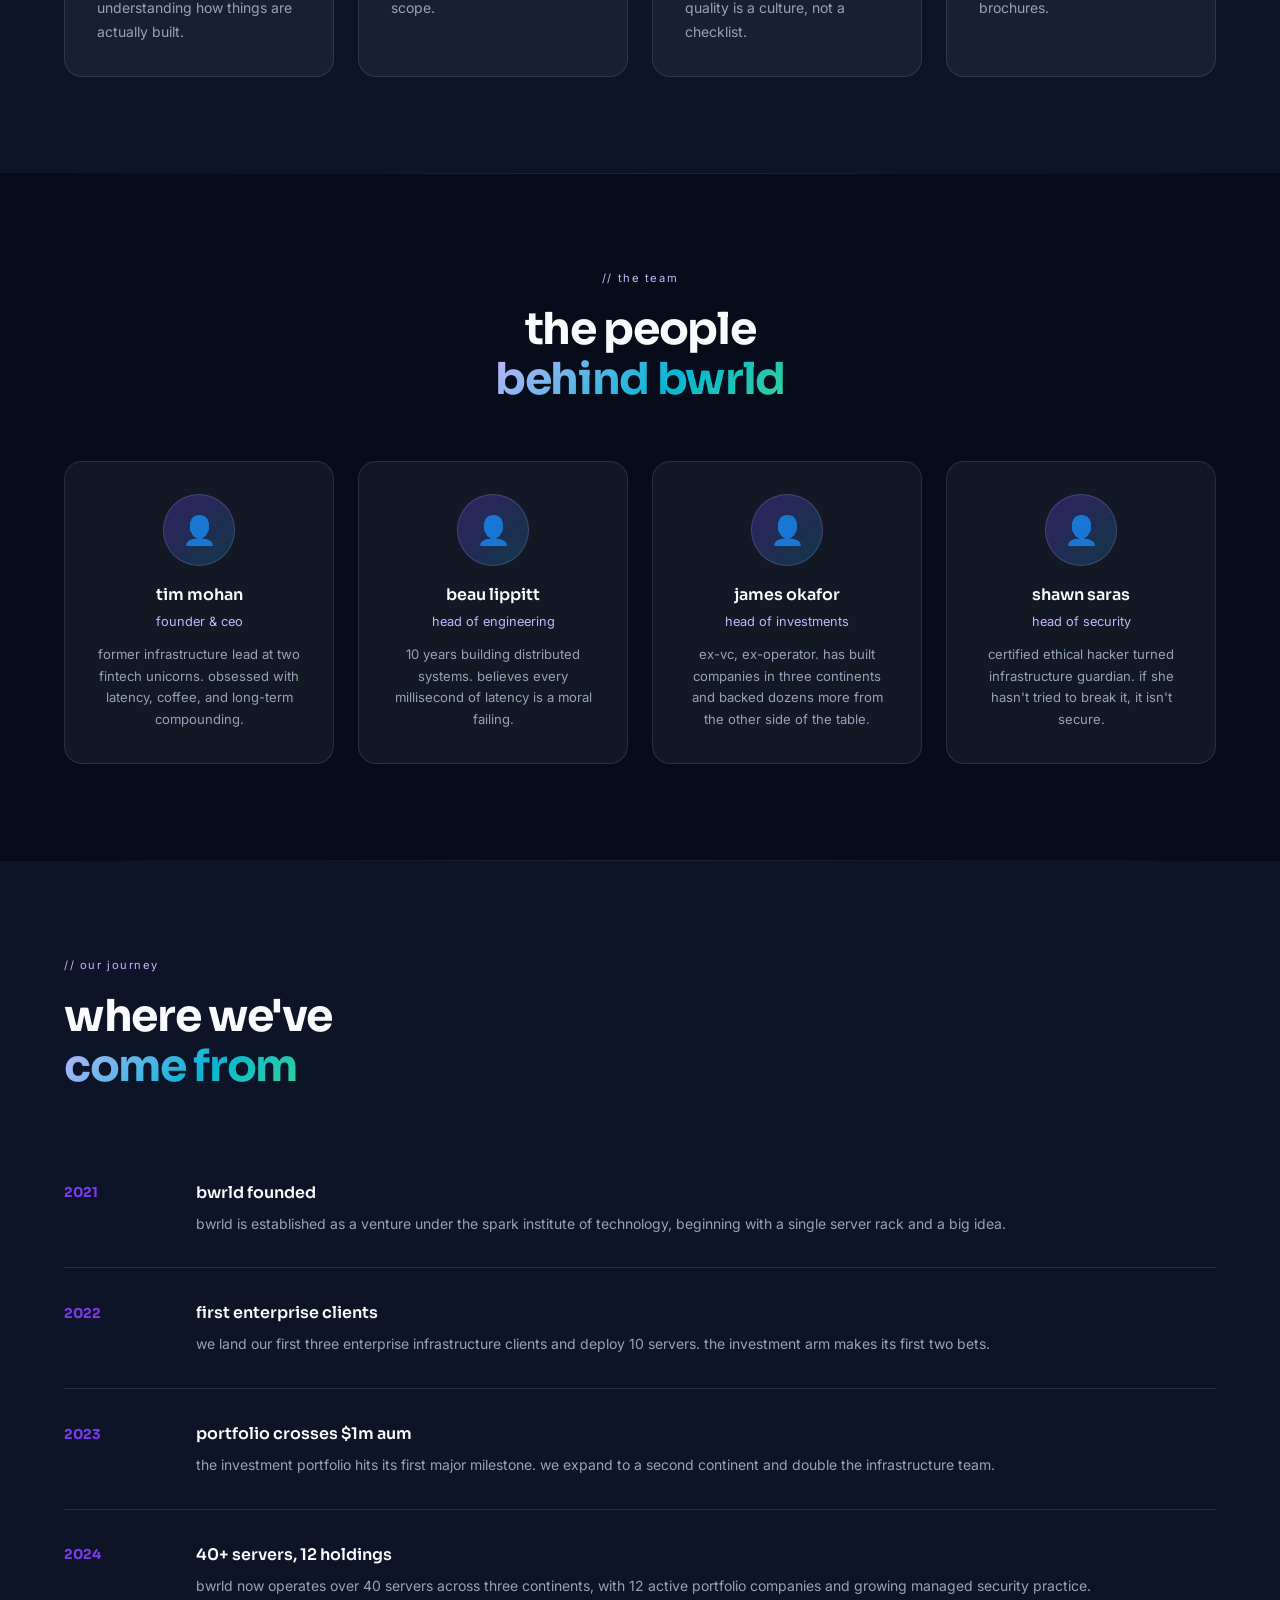
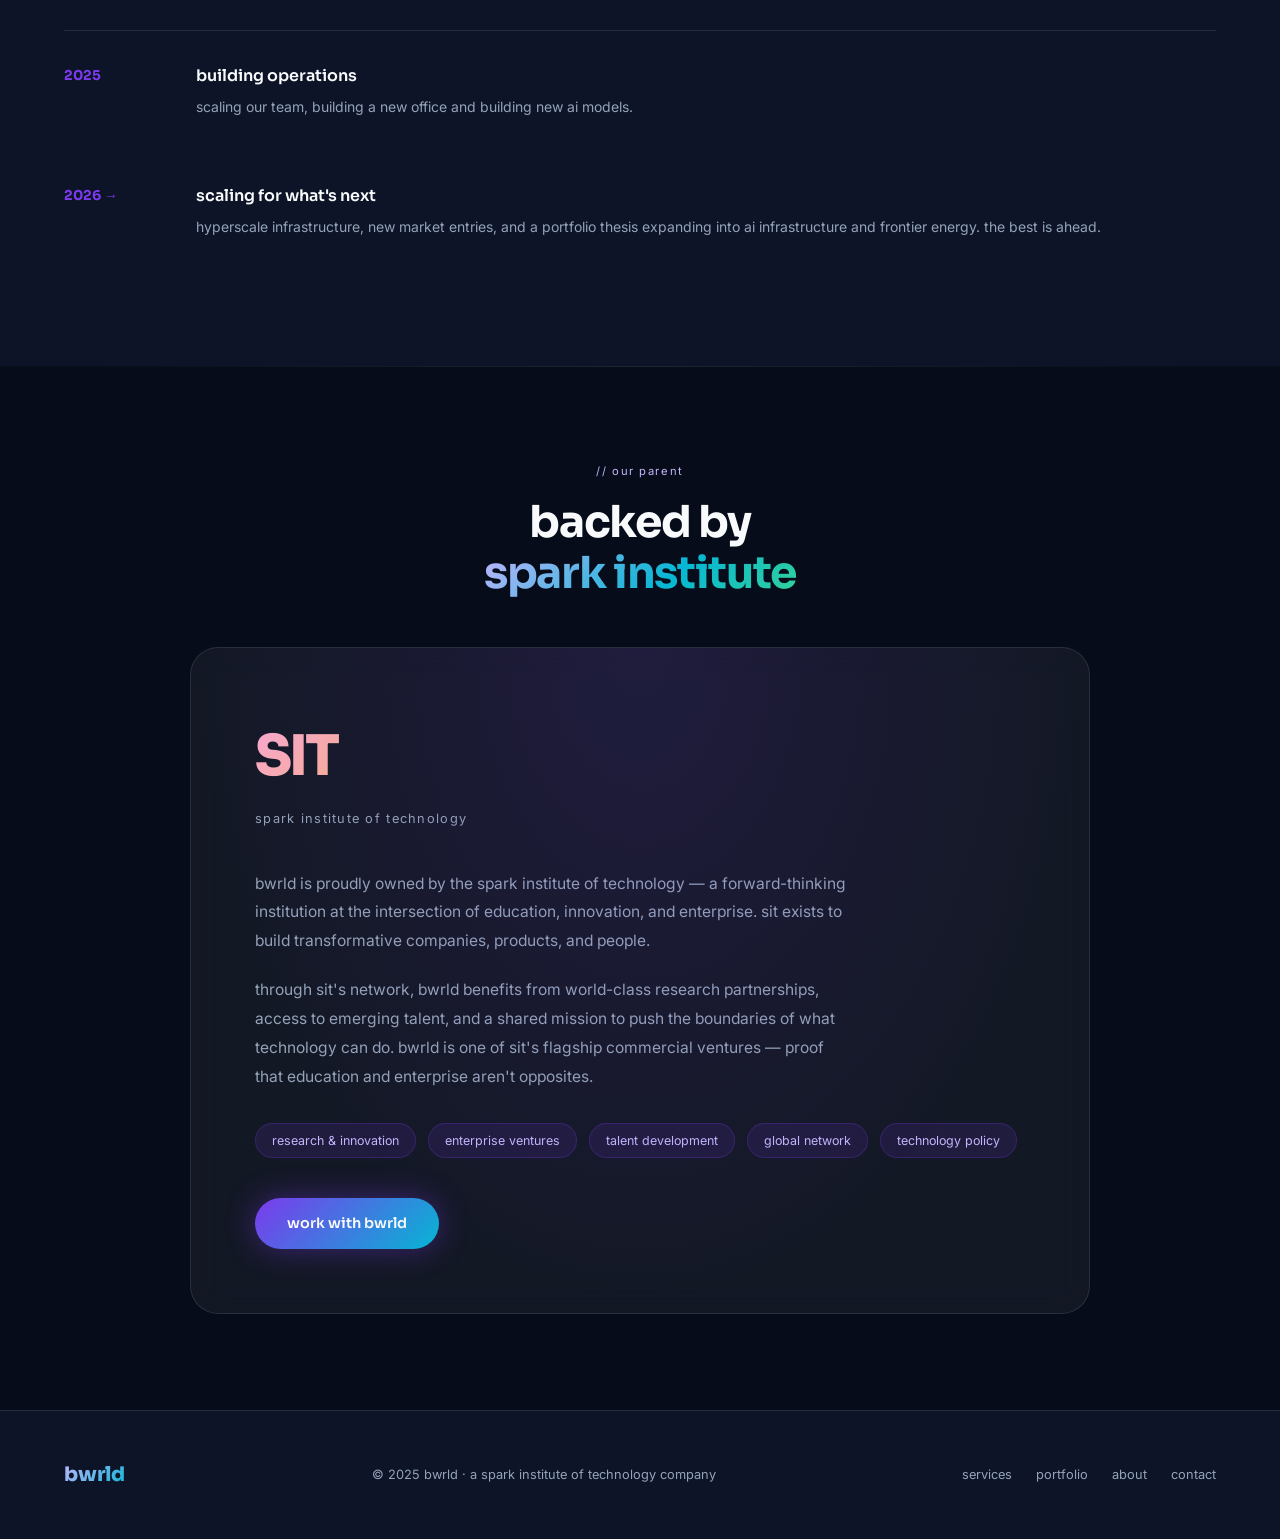
<file: about.html>
<!DOCTYPE html>
<html lang="en">
<head>
  <meta charset="UTF-8" />
  <meta name="viewport" content="width=device-width, initial-scale=1.0" />
  <title>bwrld — about</title>
  <link rel="stylesheet" href="shared.css" />
  <style>
    .about-intro {
      display: grid;
      grid-template-columns: 1fr 1fr;
      gap: 5rem;
      align-items: center;
      max-width: 1100px;
      margin: 0 auto;
    }
    .about-intro p { font-size: 1rem; color: var(--muted); line-height: 1.85; margin-bottom: 1.25rem; font-weight: 300; }

    /* values */
    .values-grid {
      display: grid;
      grid-template-columns: repeat(auto-fit, minmax(260px, 1fr));
      gap: 1.5rem;
      margin-top: 3.5rem;
    }
    .value-card {
      background: var(--glass);
      border: 1px solid var(--glassborder);
      border-radius: 18px;
      padding: 2rem;
      backdrop-filter: blur(12px);
    }
    .value-icon { font-size: 1.75rem; margin-bottom: 1rem; }
    .value-card h3 { font-family: 'Sora', sans-serif; font-size: 1rem; font-weight: 600; margin-bottom: 0.6rem; }
    .value-card p { font-size: 0.875rem; color: var(--muted); line-height: 1.7; }

    /* team */
    .team-grid {
      display: grid;
      grid-template-columns: repeat(auto-fit, minmax(220px, 1fr));
      gap: 1.5rem;
      margin-top: 3.5rem;
    }
    .team-card {
      background: var(--glass);
      border: 1px solid var(--glassborder);
      border-radius: 18px;
      padding: 2rem;
      backdrop-filter: blur(12px);
      text-align: center;
      transition: transform 0.3s;
    }
    .team-card:hover { transform: translateY(-5px); }
    .avatar {
      width: 72px; height: 72px;
      border-radius: 50%;
      margin: 0 auto 1rem;
      display: flex;
      align-items: center;
      justify-content: center;
      font-size: 1.75rem;
      background: linear-gradient(135deg, rgba(124,58,237,0.3), rgba(6,182,212,0.2));
      border: 1px solid rgba(196,181,253,0.2);
    }
    .team-name { font-family: 'Sora', sans-serif; font-size: 1rem; font-weight: 600; margin-bottom: 0.25rem; }
    .team-role { font-size: 0.8rem; color: var(--lavender); margin-bottom: 0.75rem; }
    .team-bio { font-size: 0.82rem; color: var(--muted); line-height: 1.65; }

    /* SIT block */
    .sit-block {
      max-width: 900px;
      margin: 0 auto;
      background: var(--glass);
      border: 1px solid var(--glassborder);
      border-radius: 28px;
      padding: 4rem;
      backdrop-filter: blur(16px);
      position: relative;
      overflow: hidden;
    }
    .sit-block::after {
      content: '';
      position: absolute;
      inset: 0;
      background: radial-gradient(ellipse at 50% 0%, rgba(124,58,237,0.12), transparent 70%);
      pointer-events: none;
    }
    .sit-logo-big {
      font-family: 'Sora', sans-serif;
      font-size: 3.5rem;
      font-weight: 800;
      background: linear-gradient(135deg, #f9a8d4, #fbbf24, var(--lavender));
      -webkit-background-clip: text;
      -webkit-text-fill-color: transparent;
      background-clip: text;
      letter-spacing: -0.05em;
      margin-bottom: 0.5rem;
    }
    .sit-full-name { font-size: 0.8rem; letter-spacing: 0.1em; color: var(--muted); margin-bottom: 2.5rem; }
    .sit-block p { font-size: 0.975rem; color: var(--muted); line-height: 1.85; margin-bottom: 1.25rem; max-width: 600px; }
    .sit-block p:last-of-type { margin-bottom: 2rem; }

    .sit-pillars {
      display: flex;
      flex-wrap: wrap;
      gap: 0.75rem;
      margin-bottom: 2.5rem;
    }

    .timeline { margin-top: 3.5rem; display: flex; flex-direction: column; gap: 0; }
    .tl-item {
      display: grid;
      grid-template-columns: 100px 1fr;
      gap: 2rem;
      padding: 2rem 0;
      border-bottom: 1px solid var(--glassborder);
      position: relative;
    }
    .tl-item:last-child { border-bottom: none; }
    .tl-year {
      font-family: 'Sora', sans-serif;
      font-size: 0.85rem;
      font-weight: 700;
      color: var(--violet);
      padding-top: 0.15rem;
    }
    .tl-item h3 { font-family: 'Sora', sans-serif; font-size: 1rem; font-weight: 600; margin-bottom: 0.4rem; }
    .tl-item p { font-size: 0.875rem; color: var(--muted); line-height: 1.7; }

    @media (max-width: 768px) {
      .about-intro { grid-template-columns: 1fr; gap: 2rem; }
      .sit-block { padding: 2.5rem 1.75rem; }
    }
  </style>
</head>
<body>

<nav>
  <a href="index.html" class="logo">bwrld</a>
  <ul>
    <li><a href="services.html">services</a></li>
    <li><a href="portfolio.html">portfolio</a></li>
    <li><a href="about.html" class="active">about</a></li>
    <li><a href="contact.html" class="nav-cta">get in touch</a></li>
  </ul>
</nav>

<div class="page-hero">
  <div class="glow-1"></div>
  <div class="glow-2"></div>
  <div class="page-hero-content">
    <div class="eyebrow"><span></span> our story</div>
    <h1>building more than<br/><span class="grad-text">just servers</span></h1>
    <p class="hero-sub">bwrld started with a simple belief: the world's infrastructure deserves to be built better. here's who we are and where we come from.</p>
  </div>
</div>

<!-- ABOUT INTRO -->
<section>
  <div class="about-intro">
    <div class="reveal">
      <span class="section-label">// who we are</span>
      <h2 class="section-title">engineers who<br/><span class="grad-text">invest, investors<br/>who build</span></h2>
    </div>
    <div class="reveal">
      <p>bwrld was born from a frustration shared by too many growing companies: finding infrastructure partners who actually understood the technical decisions behind the business ones.</p>
      <p>so we built bwrld — a company that sits at the rare intersection of deep engineering talent and sharp capital allocation. we build the servers, and we back the companies that run on them.</p>
      <p>as a flagship venture of the spark institute of technology, we operate with a long-term mandate: build things that last, invest in things that matter, and do both with integrity.</p>
    </div>
  </div>
</section>

<div class="divider"></div>

<!-- VALUES -->
<section style="background: var(--deep);">
  <div class="center reveal">
    <span class="section-label">// what drives us</span>
    <h2 class="section-title">our values</h2>
  </div>
  <div class="values-grid">
    <div class="value-card reveal">
      <div class="value-icon">🔧</div>
      <h3>builders first</h3>
      <p>we're engineers at heart. every decision — whether it's a server spec or an investment thesis — starts with understanding how things are actually built.</p>
    </div>
    <div class="value-card reveal">
      <div class="value-icon">🌍</div>
      <h3>global ambition</h3>
      <p>we think globally but move decisively. infrastructure and capital don't respect borders, and neither does bwrld's scope.</p>
    </div>
    <div class="value-card reveal">
      <div class="value-icon">📐</div>
      <h3>obsessive craft</h3>
      <p>we care about the details nobody else notices — the cable routing, the rack density, the latency measurement. quality is a culture, not a checklist.</p>
    </div>
    <div class="value-card reveal">
      <div class="value-icon">🤝</div>
      <h3>honest partnership</h3>
      <p>we'd rather tell you something doesn't fit than sell you something that doesn't. trust is built through candour, not brochures.</p>
    </div>
  </div>
</section>

<div class="divider"></div>

<!-- TEAM -->
<section>
  <div class="center reveal">
    <span class="section-label">// the team</span>
    <h2 class="section-title">the people<br/><span class="grad-text">behind bwrld</span></h2>
  </div>
  <div class="team-grid">
    <div class="team-card reveal">
      <div class="avatar">👤</div>
      <div class="team-name">tim mohan</div>
      <div class="team-role">founder & ceo</div>
      <div class="team-bio">former infrastructure lead at two fintech unicorns. obsessed with latency, coffee, and long-term compounding.</div>
    </div>
    <div class="team-card reveal">
      <div class="avatar">👤</div>
      <div class="team-name">beau lippitt</div>
      <div class="team-role">head of engineering</div>
      <div class="team-bio">10 years building distributed systems. believes every millisecond of latency is a moral failing.</div>
    </div>
    <div class="team-card reveal">
      <div class="avatar">👤</div>
      <div class="team-name">james okafor</div>
      <div class="team-role">head of investments</div>
      <div class="team-bio">ex-vc, ex-operator. has built companies in three continents and backed dozens more from the other side of the table.</div>
    </div>
    <div class="team-card reveal">
      <div class="avatar">👤</div>
      <div class="team-name">shawn saras</div>
      <div class="team-role">head of security</div>
      <div class="team-bio">certified ethical hacker turned infrastructure guardian. if she hasn't tried to break it, it isn't secure.</div>
    </div>
  </div>
</section>

<div class="divider"></div>

<!-- TIMELINE -->
<section style="background: var(--deep);">
  <div class="reveal">
    <span class="section-label">// our journey</span>
    <h2 class="section-title">where we've<br/><span class="grad-text">come from</span></h2>
  </div>
  <div class="timeline">
    <div class="tl-item reveal">
      <div class="tl-year">2021</div>
      <div>
        <h3>bwrld founded</h3>
        <p>bwrld is established as a venture under the spark institute of technology, beginning with a single server rack and a big idea.</p>
      </div>
    </div>
    <div class="tl-item reveal">
      <div class="tl-year">2022</div>
      <div>
        <h3>first enterprise clients</h3>
        <p>we land our first three enterprise infrastructure clients and deploy 10 servers. the investment arm makes its first two bets.</p>
      </div>
    </div>
    <div class="tl-item reveal">
      <div class="tl-year">2023</div>
      <div>
        <h3>portfolio crosses $1m aum</h3>
        <p>the investment portfolio hits its first major milestone. we expand to a second continent and double the infrastructure team.</p>
      </div>
    </div>
    <div class="tl-item reveal">
      <div class="tl-year">2024</div>
      <div>
        <h3>40+ servers, 12 holdings</h3>
        <p>bwrld now operates over 40 servers across three continents, with 12 active portfolio companies and growing managed security practice.</p>
      </div>
    </div>
    <div class="tl-item reveal">
      <div class="tl-year">2025</div>
      <div>
        <h3>building operations</h3>
        <p>scaling our team, building a new office and building new ai models.</p>
      </div>
    </div>
  </div>
  <div class="tl-item reveal">
      <div class="tl-year">2026 →</div>
      <div>
        <h3>scaling for what's next</h3>
        <p>hyperscale infrastructure, new market entries, and a portfolio thesis expanding into ai infrastructure and frontier energy. the best is ahead.</p>
      </div>
    </div>
  </div>
</section>

<div class="divider"></div>

<!-- SIT SECTION -->
<section>
  <div class="center reveal" style="margin-bottom: 3rem;">
    <span class="section-label">// our parent</span>
    <h2 class="section-title">backed by<br/><span class="grad-text">spark institute</span></h2>
  </div>
  <div class="sit-block reveal">
    <div class="sit-logo-big">SIT</div>
    <div class="sit-full-name">spark institute of technology</div>
    <p>bwrld is proudly owned by the spark institute of technology — a forward-thinking institution at the intersection of education, innovation, and enterprise. sit exists to build transformative companies, products, and people.</p>
    <p>through sit's network, bwrld benefits from world-class research partnerships, access to emerging talent, and a shared mission to push the boundaries of what technology can do. bwrld is one of sit's flagship commercial ventures — proof that education and enterprise aren't opposites.</p>
    <div class="sit-pillars">
      <span class="pill">research & innovation</span>
      <span class="pill">enterprise ventures</span>
      <span class="pill">talent development</span>
      <span class="pill">global network</span>
      <span class="pill">technology policy</span>
    </div>
    <a href="contact.html" class="btn-primary">work with bwrld</a>
  </div>
</section>

<footer>
  <a href="index.html" class="footer-logo">bwrld</a>
  <p>© 2025 bwrld · a spark institute of technology company</p>
  <div class="footer-links">
    <a href="services.html">services</a>
    <a href="portfolio.html">portfolio</a>
    <a href="about.html">about</a>
    <a href="contact.html">contact</a>
  </div>
</footer>

<script>
  const els = document.querySelectorAll('.reveal');
  const obs = new IntersectionObserver(e => e.forEach(x => { if(x.isIntersecting) x.target.classList.add('visible'); }), { threshold: 0.1 });
  els.forEach(el => obs.observe(el));
</script>
</body>
</html>
</file>
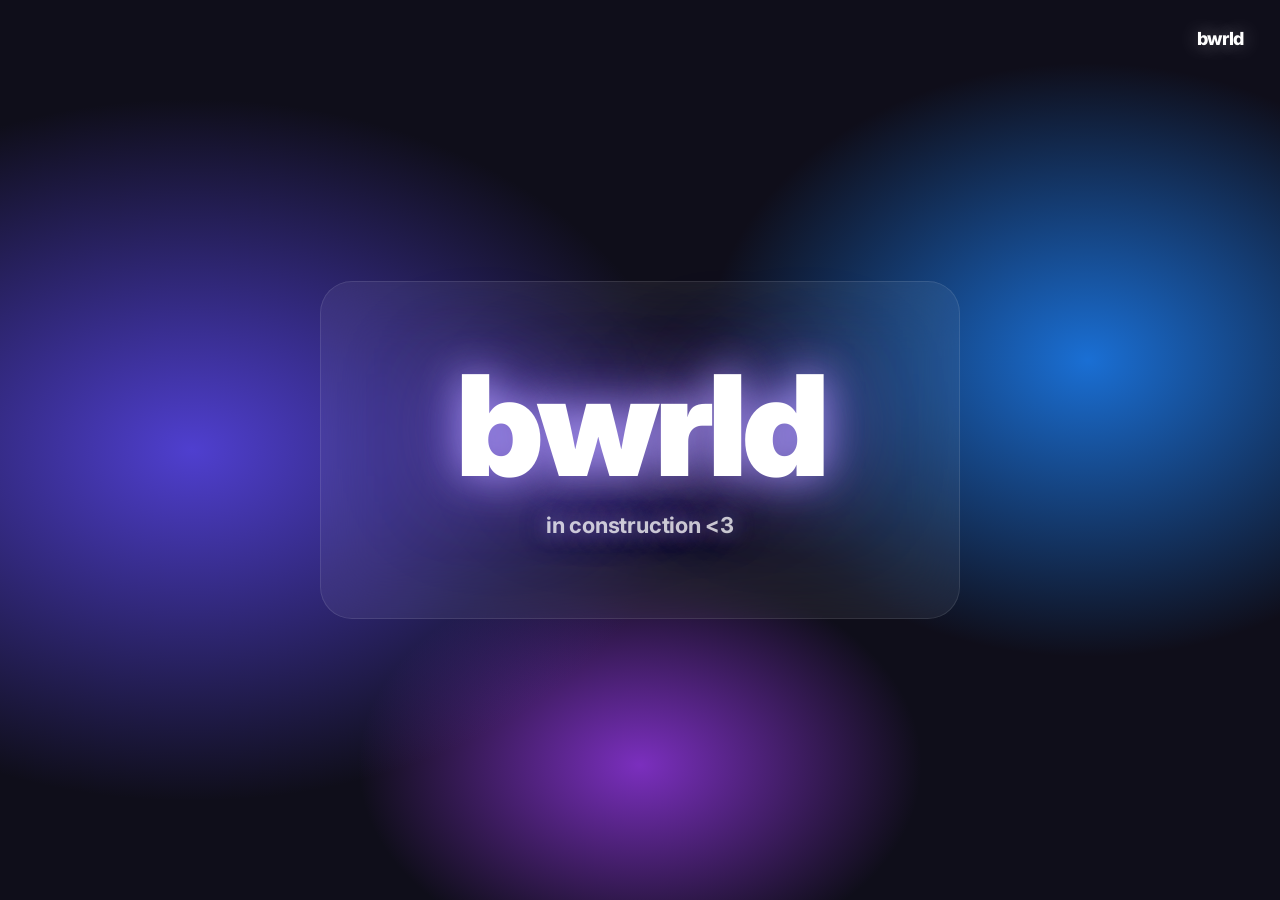
<file: bwrld.html>
<!DOCTYPE html>
<html lang="en">
<head>
<meta charset="UTF-8">
<meta name="viewport" content="width=device-width, initial-scale=1.0">
<title>bwrld</title>
<link href="https://fonts.googleapis.com/css2?family=Inter:wght@700;800;900&display=swap" rel="stylesheet">
<style>
  *, *::before, *::after { margin: 0; padding: 0; box-sizing: border-box; }

  body {
    min-height: 100vh;
    display: flex;
    align-items: center;
    justify-content: center;
    font-family: 'Inter', sans-serif;
    background: #0f0e1a;
    overflow: hidden;
    position: relative;
  }

  .bg {
    position: fixed;
    inset: 0;
    background:
      radial-gradient(ellipse 60% 60% at 15% 50%, #4f3fcf 0%, transparent 65%),
      radial-gradient(ellipse 50% 55% at 85% 40%, #1a6fd4 0%, transparent 60%),
      radial-gradient(ellipse 40% 40% at 50% 85%, #7b2fbe 0%, transparent 55%),
      #0f0e1a;
    z-index: 0;
  }

  .logo {
    position: fixed;
    top: 28px;
    right: 36px;
    font-size: 18px;
    font-weight: 800;
    color: #fff;
    letter-spacing: -0.02em;
    z-index: 10;
    text-shadow: 0 0 20px rgba(255,255,255,0.4);
  }

  .card {
    position: relative;
    z-index: 2;
    background: rgba(255, 255, 255, 0.06);
    backdrop-filter: blur(32px);
    -webkit-backdrop-filter: blur(32px);
    border: 1px solid rgba(255, 255, 255, 0.1);
    border-radius: 32px;
    padding: 80px 80px;
    max-width: 640px;
    width: calc(100% - 48px);
    text-align: center;
    display: flex;
    flex-direction: column;
    align-items: center;
    gap: 24px;
  }

  .title {
    font-size: clamp(80px, 18vw, 140px);
    font-weight: 900;
    letter-spacing: -0.04em;
    line-height: 0.9;
    color: #fff;
    text-shadow:
      0 0 40px rgba(180, 160, 255, 0.9),
      0 0 80px rgba(140, 100, 255, 0.6),
      0 0 120px rgba(100, 60, 220, 0.4);
    animation: pulse 3s ease-in-out infinite;
  }

  .subtitle {
    font-size: clamp(16px, 3vw, 22px);
    font-weight: 700;
    letter-spacing: -0.01em;
    color: rgba(255, 255, 255, 0.75);
    text-shadow:
      0 0 20px rgba(180, 160, 255, 0.7),
      0 0 50px rgba(140, 100, 255, 0.4);
    animation: pulse 3s ease-in-out infinite;
    animation-delay: 0.4s;
  }

  @keyframes pulse {
    0%, 100% { opacity: 1; }
    50% { opacity: 0.82; }
  }
</style>
</head>
<body>
  <div class="bg"></div>
  <span class="logo">bwrld</span>
  <div class="card">
    <div class="title">bwrld</div>
    <div class="subtitle">in construction &lt;3</div>
  </div>
</body>
</html>
</file>
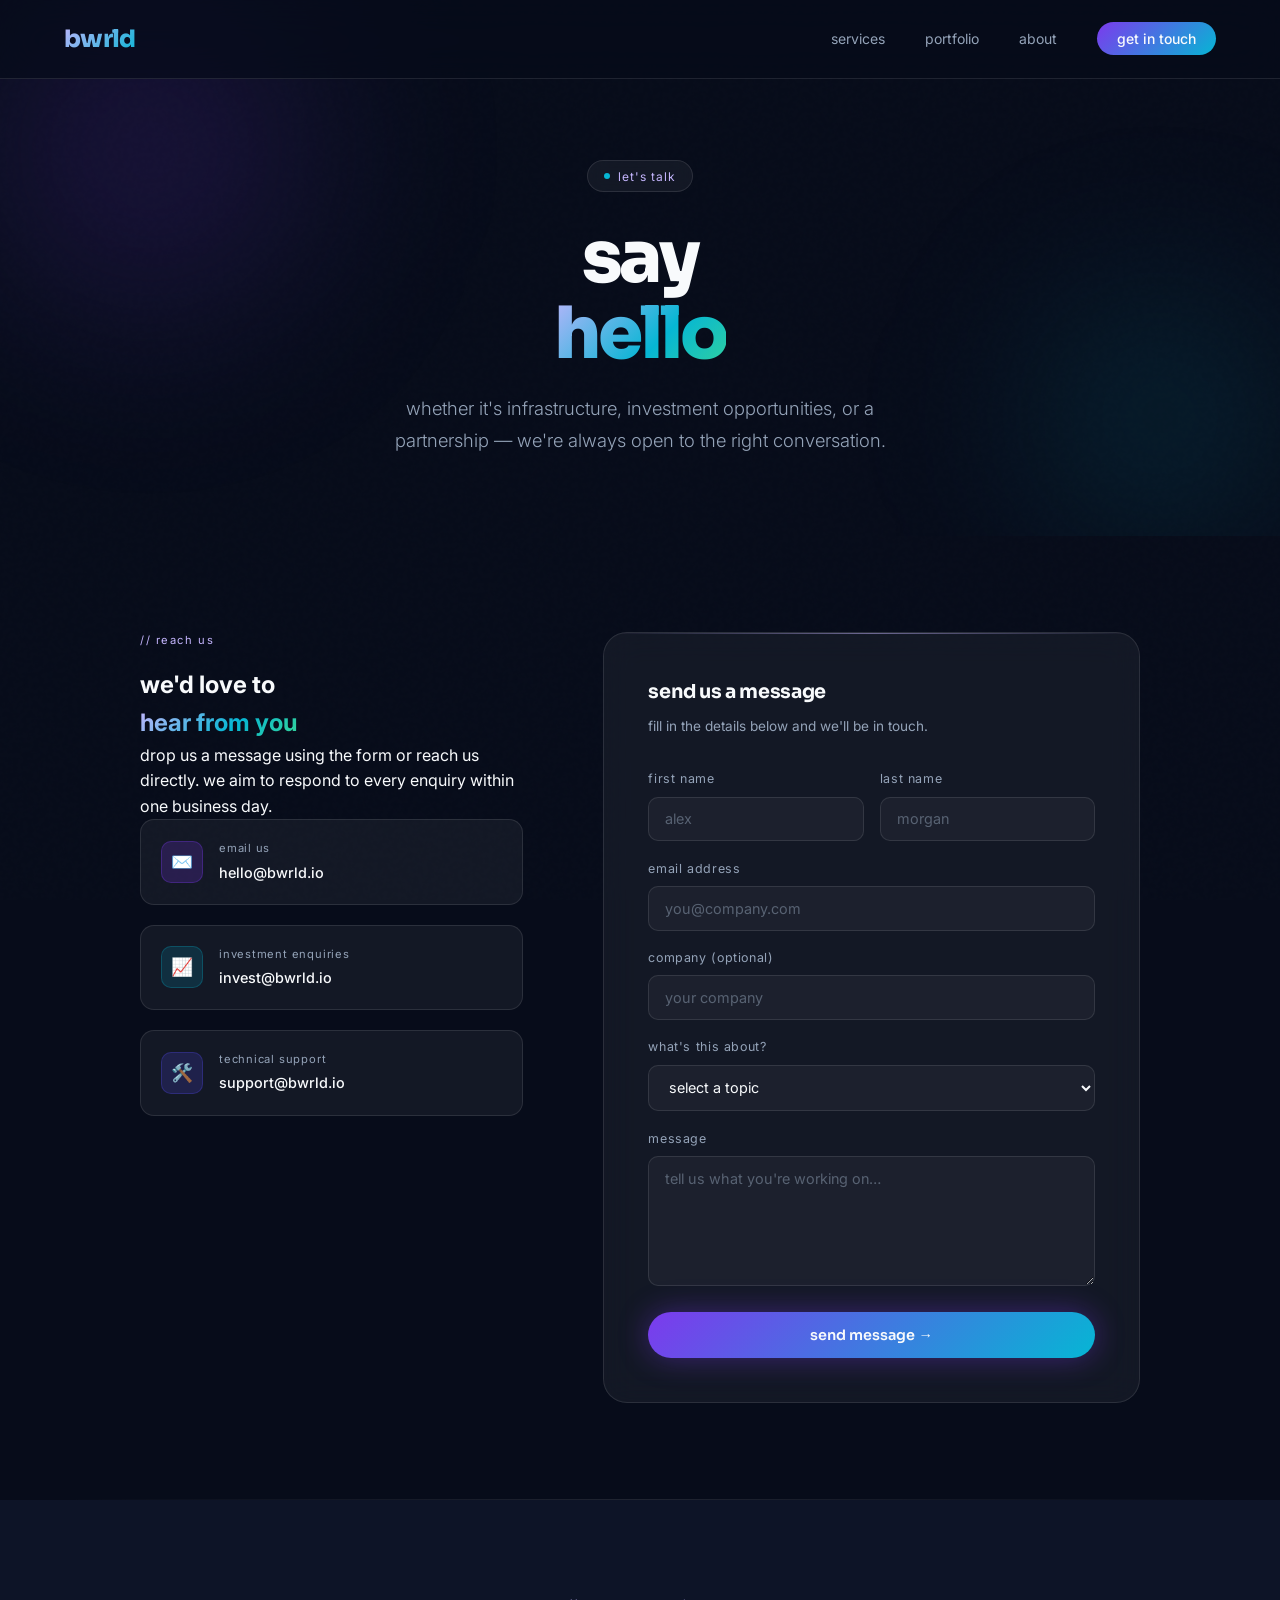
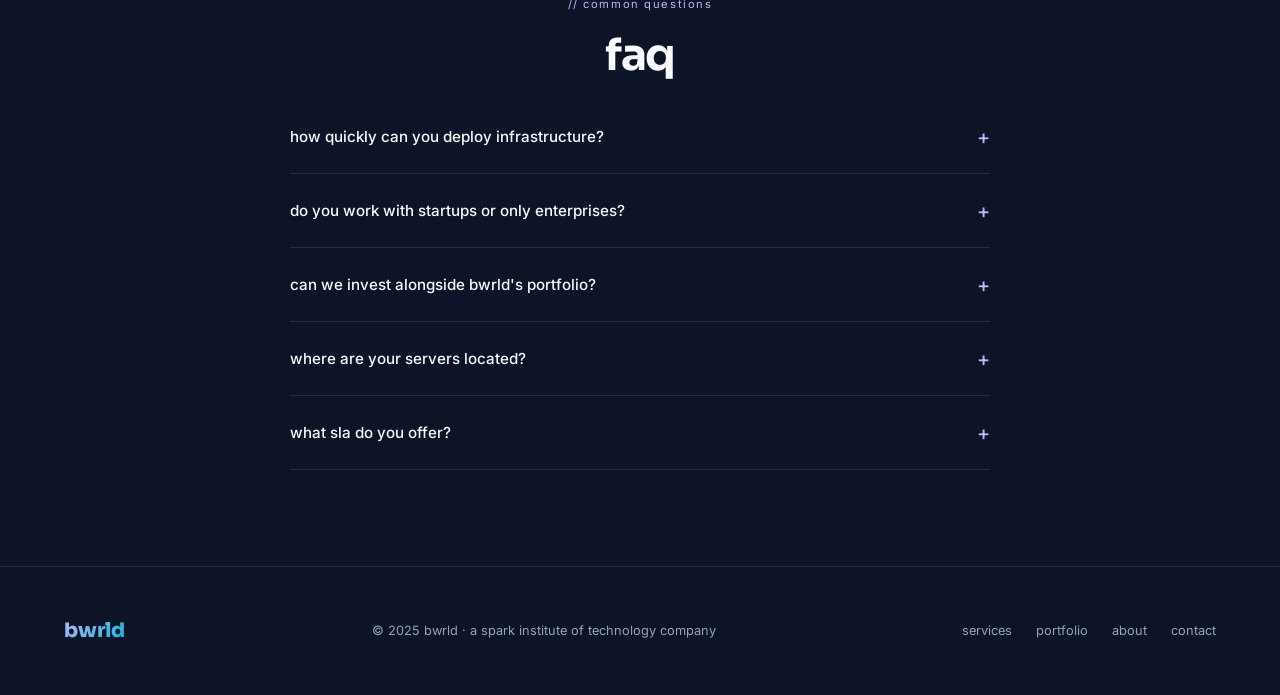
<file: contact.html>
<!DOCTYPE html>
<html lang="en">
<head>
  <meta charset="UTF-8" />
  <meta name="viewport" content="width=device-width, initial-scale=1.0" />
  <title>bwrld — contact</title>
  <link rel="stylesheet" href="shared.css" />
  <style>
    .contact-layout {
      display: grid;
      grid-template-columns: 1fr 1.4fr;
      gap: 5rem;
      align-items: start;
      max-width: 1000px;
      margin: 0 auto;
    }

    .contact-info h2 {
      font-family: 'Sora', sans-serif;
      font-size: clamp(1.8rem, 3.5vw, 2.5rem);
      font-weight: 700;
      letter-spacing: -0.03em;
      line-height: 1.15;
      margin-bottom: 1.25rem;
    }
    .contact-info p { font-size: 0.95rem; color: var(--muted); line-height: 1.8; margin-bottom: 2.5rem; font-weight: 300; }

    .contact-methods { display: flex; flex-direction: column; gap: 1.25rem; }
    .contact-method {
      display: flex;
      align-items: center;
      gap: 1rem;
      padding: 1.25rem;
      background: var(--glass);
      border: 1px solid var(--glassborder);
      border-radius: 14px;
      text-decoration: none;
      transition: border-color 0.2s, background 0.2s;
    }
    .contact-method:hover { border-color: rgba(196,181,253,0.3); background: rgba(255,255,255,0.07); }
    .method-icon {
      width: 42px; height: 42px;
      border-radius: 10px;
      display: flex; align-items: center; justify-content: center;
      font-size: 1.1rem;
      flex-shrink: 0;
    }
    .method-label { font-size: 0.7rem; color: var(--muted); letter-spacing: 0.07em; }
    .method-val { font-size: 0.9rem; color: var(--white); font-weight: 500; margin-top: 0.15rem; }

    /* form */
    .contact-form-wrap {
      background: var(--glass);
      border: 1px solid var(--glassborder);
      border-radius: 24px;
      padding: 2.75rem;
      backdrop-filter: blur(16px);
      position: relative;
      overflow: hidden;
    }
    .contact-form-wrap::before {
      content: '';
      position: absolute;
      top: 0; left: 0; right: 0;
      height: 1px;
      background: linear-gradient(90deg, transparent, rgba(196,181,253,0.5), transparent);
    }
    .form-title {
      font-family: 'Sora', sans-serif;
      font-size: 1.2rem;
      font-weight: 700;
      margin-bottom: 0.5rem;
      letter-spacing: -0.02em;
    }
    .form-sub { font-size: 0.85rem; color: var(--muted); margin-bottom: 2rem; }

    .form-row { display: grid; grid-template-columns: 1fr 1fr; gap: 1rem; }
    .form-group { display: flex; flex-direction: column; gap: 0.45rem; margin-bottom: 1.1rem; }
    .form-group label { font-size: 0.78rem; color: var(--muted); letter-spacing: 0.05em; }
    .form-group input,
    .form-group select,
    .form-group textarea {
      background: rgba(255,255,255,0.04);
      border: 1px solid var(--glassborder);
      border-radius: 10px;
      padding: 0.8rem 1rem;
      color: var(--white);
      font-family: 'Inter', sans-serif;
      font-size: 0.9rem;
      transition: border-color 0.2s;
      outline: none;
      width: 100%;
    }
    .form-group input::placeholder,
    .form-group textarea::placeholder { color: rgba(148,163,184,0.5); }
    .form-group select option { background: #0d1427; }
    .form-group input:focus,
    .form-group select:focus,
    .form-group textarea:focus { border-color: rgba(124,58,237,0.5); background: rgba(124,58,237,0.05); }
    .form-group textarea { resize: vertical; min-height: 130px; }

    .form-submit { width: 100%; padding: 0.9rem; margin-top: 0.5rem; cursor: pointer; border: none; font-family: 'Sora', sans-serif; }

    .success-msg {
      display: none;
      text-align: center;
      padding: 1.5rem;
    }
    .success-msg .tick { font-size: 2.5rem; margin-bottom: 0.75rem; }
    .success-msg h3 { font-family: 'Sora', sans-serif; font-size: 1.1rem; font-weight: 600; margin-bottom: 0.4rem; }
    .success-msg p { font-size: 0.875rem; color: var(--muted); }

    /* FAQ */
    .faq-list { margin-top: 3rem; display: flex; flex-direction: column; gap: 1px; }
    .faq-item {
      border-bottom: 1px solid var(--glassborder);
      overflow: hidden;
    }
    .faq-q {
      width: 100%;
      display: flex;
      justify-content: space-between;
      align-items: center;
      background: none;
      border: none;
      color: var(--white);
      font-family: 'Inter', sans-serif;
      font-size: 0.95rem;
      font-weight: 500;
      padding: 1.5rem 0;
      cursor: pointer;
      text-align: left;
      gap: 1rem;
    }
    .faq-q:hover { color: var(--lavender); }
    .faq-icon { color: var(--lavender); font-size: 1.25rem; flex-shrink: 0; transition: transform 0.3s; }
    .faq-item.open .faq-icon { transform: rotate(45deg); }
    .faq-a {
      max-height: 0;
      overflow: hidden;
      font-size: 0.875rem;
      color: var(--muted);
      line-height: 1.75;
      transition: max-height 0.35s ease, padding 0.35s ease;
    }
    .faq-item.open .faq-a { max-height: 200px; padding-bottom: 1.5rem; }

    @media (max-width: 768px) {
      .contact-layout { grid-template-columns: 1fr; gap: 3rem; }
      .form-row { grid-template-columns: 1fr; }
    }
  </style>
</head>
<body>

<nav>
  <a href="index.html" class="logo">bwrld</a>
  <ul>
    <li><a href="services.html">services</a></li>
    <li><a href="portfolio.html">portfolio</a></li>
    <li><a href="about.html">about</a></li>
    <li><a href="contact.html" class="active nav-cta">get in touch</a></li>
  </ul>
</nav>

<div class="page-hero" style="padding-bottom: 3rem;">
  <div class="glow-1"></div>
  <div class="glow-2"></div>
  <div class="page-hero-content">
    <div class="eyebrow"><span></span> let's talk</div>
    <h1>say<br/><span class="grad-text">hello</span></h1>
    <p class="hero-sub">whether it's infrastructure, investment opportunities, or a partnership — we're always open to the right conversation.</p>
  </div>
</div>

<section>
  <div class="contact-layout">

    <!-- LEFT: info -->
    <div>
      <div class="reveal">
        <span class="section-label">// reach us</span>
        <h2>we'd love to<br/><span class="grad-text">hear from you</span></h2>
        <p>drop us a message using the form or reach us directly. we aim to respond to every enquiry within one business day.</p>
      </div>
      <div class="contact-methods reveal">
        <a href="mailto:hello@bwrld.io" class="contact-method">
          <div class="method-icon icon-violet">✉️</div>
          <div>
            <div class="method-label">email us</div>
            <div class="method-val">hello@bwrld.io</div>
          </div>
        </a>
        <a href="mailto:invest@bwrld.io" class="contact-method">
          <div class="method-icon icon-cyan">📈</div>
          <div>
            <div class="method-label">investment enquiries</div>
            <div class="method-val">invest@bwrld.io</div>
          </div>
        </a>
        <a href="mailto:support@bwrld.io" class="contact-method">
          <div class="method-icon icon-indigo">🛠️</div>
          <div>
            <div class="method-label">technical support</div>
            <div class="method-val">support@bwrld.io</div>
          </div>
        </a>
      </div>
    </div>

    <!-- RIGHT: form -->
    <div class="contact-form-wrap reveal">
      <div id="form-area">
        <div class="form-title">send us a message</div>
        <div class="form-sub">fill in the details below and we'll be in touch.</div>

        <div class="form-row">
          <div class="form-group">
            <label>first name</label>
            <input type="text" placeholder="alex" id="fname" />
          </div>
          <div class="form-group">
            <label>last name</label>
            <input type="text" placeholder="morgan" id="lname" />
          </div>
        </div>

        <div class="form-group">
          <label>email address</label>
          <input type="email" placeholder="you@company.com" id="email" />
        </div>

        <div class="form-group">
          <label>company (optional)</label>
          <input type="text" placeholder="your company" id="company" />
        </div>

        <div class="form-group">
          <label>what's this about?</label>
          <select id="subject">
            <option value="" disabled selected>select a topic</option>
            <option>server infrastructure</option>
            <option>investment opportunity</option>
            <option>partnership</option>
            <option>technical support</option>
            <option>something else</option>
          </select>
        </div>

        <div class="form-group">
          <label>message</label>
          <textarea placeholder="tell us what you're working on…" id="message"></textarea>
        </div>

        <button class="btn-primary form-submit" onclick="submitForm()">send message →</button>
      </div>

      <div class="success-msg" id="success">
        <div class="tick">✦</div>
        <h3>message sent!</h3>
        <p>thanks for reaching out. we'll get back to you within one business day.</p>
      </div>
    </div>

  </div>
</section>

<div class="divider"></div>

<!-- FAQ -->
<section style="background: var(--deep);">
  <div class="center reveal" style="margin-bottom: 1rem;">
    <span class="section-label">// common questions</span>
    <h2 class="section-title">faq</h2>
  </div>
  <div class="faq-list" style="max-width: 700px; margin: 0 auto;">
    <div class="faq-item reveal">
      <button class="faq-q" onclick="toggleFaq(this)">
        how quickly can you deploy infrastructure?
        <span class="faq-icon">+</span>
      </button>
      <div class="faq-a">for standard builds, we can have a server live within 3–5 business days. custom enterprise deployments typically take 2–4 weeks depending on hardware lead times and complexity.</div>
    </div>
    <div class="faq-item reveal">
      <button class="faq-q" onclick="toggleFaq(this)">
        do you work with startups or only enterprises?
        <span class="faq-icon">+</span>
      </button>
      <div class="faq-a">both. our starter tier is designed for growing companies that need real infrastructure without the enterprise price tag. we scale with you as you grow.</div>
    </div>
    <div class="faq-item reveal">
      <button class="faq-q" onclick="toggleFaq(this)">
        can we invest alongside bwrld's portfolio?
        <span class="faq-icon">+</span>
      </button>
      <div class="faq-a">on a case-by-case basis, yes. if you're interested in co-investment opportunities, reach out via invest@bwrld.io and we'll discuss what's available.</div>
    </div>
    <div class="faq-item reveal">
      <button class="faq-q" onclick="toggleFaq(this)">
        where are your servers located?
        <span class="faq-icon">+</span>
      </button>
      <div class="faq-a">we currently operate across europe, north america, and west africa. we're adding new regions in 2025 — get in touch if a specific location is important to you.</div>
    </div>
    <div class="faq-item reveal">
      <button class="faq-q" onclick="toggleFaq(this)">
        what sla do you offer?
        <span class="faq-icon">+</span>
      </button>
      <div class="faq-a">our growth and enterprise tiers come with sla-backed uptime guarantees — 99.9% for growth, and 99.99% for enterprise. we put our commitments in writing.</div>
    </div>
  </div>
</section>

<footer>
  <a href="index.html" class="footer-logo">bwrld</a>
  <p>© 2025 bwrld · a spark institute of technology company</p>
  <div class="footer-links">
    <a href="services.html">services</a>
    <a href="portfolio.html">portfolio</a>
    <a href="about.html">about</a>
    <a href="contact.html">contact</a>
  </div>
</footer>

<script>
  const els = document.querySelectorAll('.reveal');
  const obs = new IntersectionObserver(e => e.forEach(x => { if(x.isIntersecting) x.target.classList.add('visible'); }), { threshold: 0.1 });
  els.forEach(el => obs.observe(el));

  function submitForm() {
    const email = document.getElementById('email').value;
    const message = document.getElementById('message').value;
    if (!email || !message) { alert('please fill in at least your email and message'); return; }
    document.getElementById('form-area').style.display = 'none';
    document.getElementById('success').style.display = 'block';
  }

  function toggleFaq(btn) {
    const item = btn.closest('.faq-item');
    const isOpen = item.classList.contains('open');
    document.querySelectorAll('.faq-item').forEach(i => i.classList.remove('open'));
    if (!isOpen) item.classList.add('open');
  }
</script>
</body>
</html>
</file>
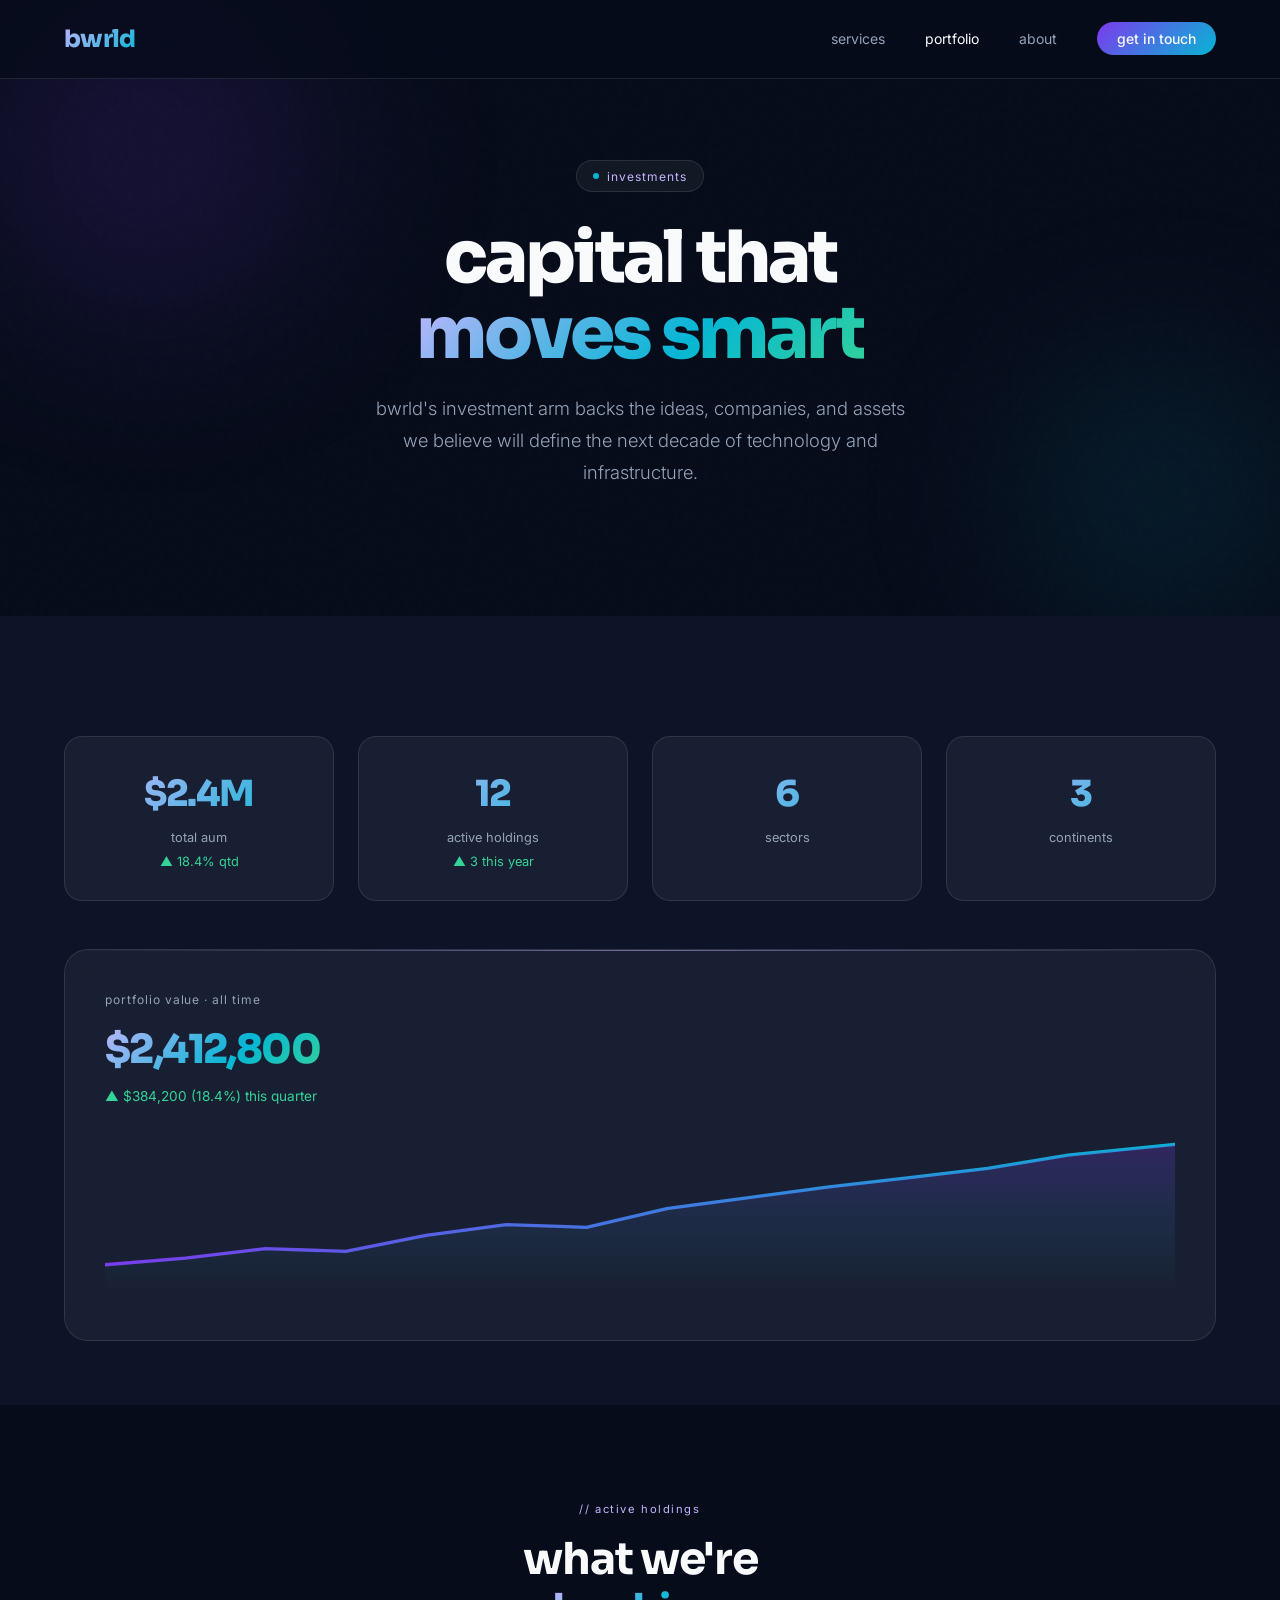
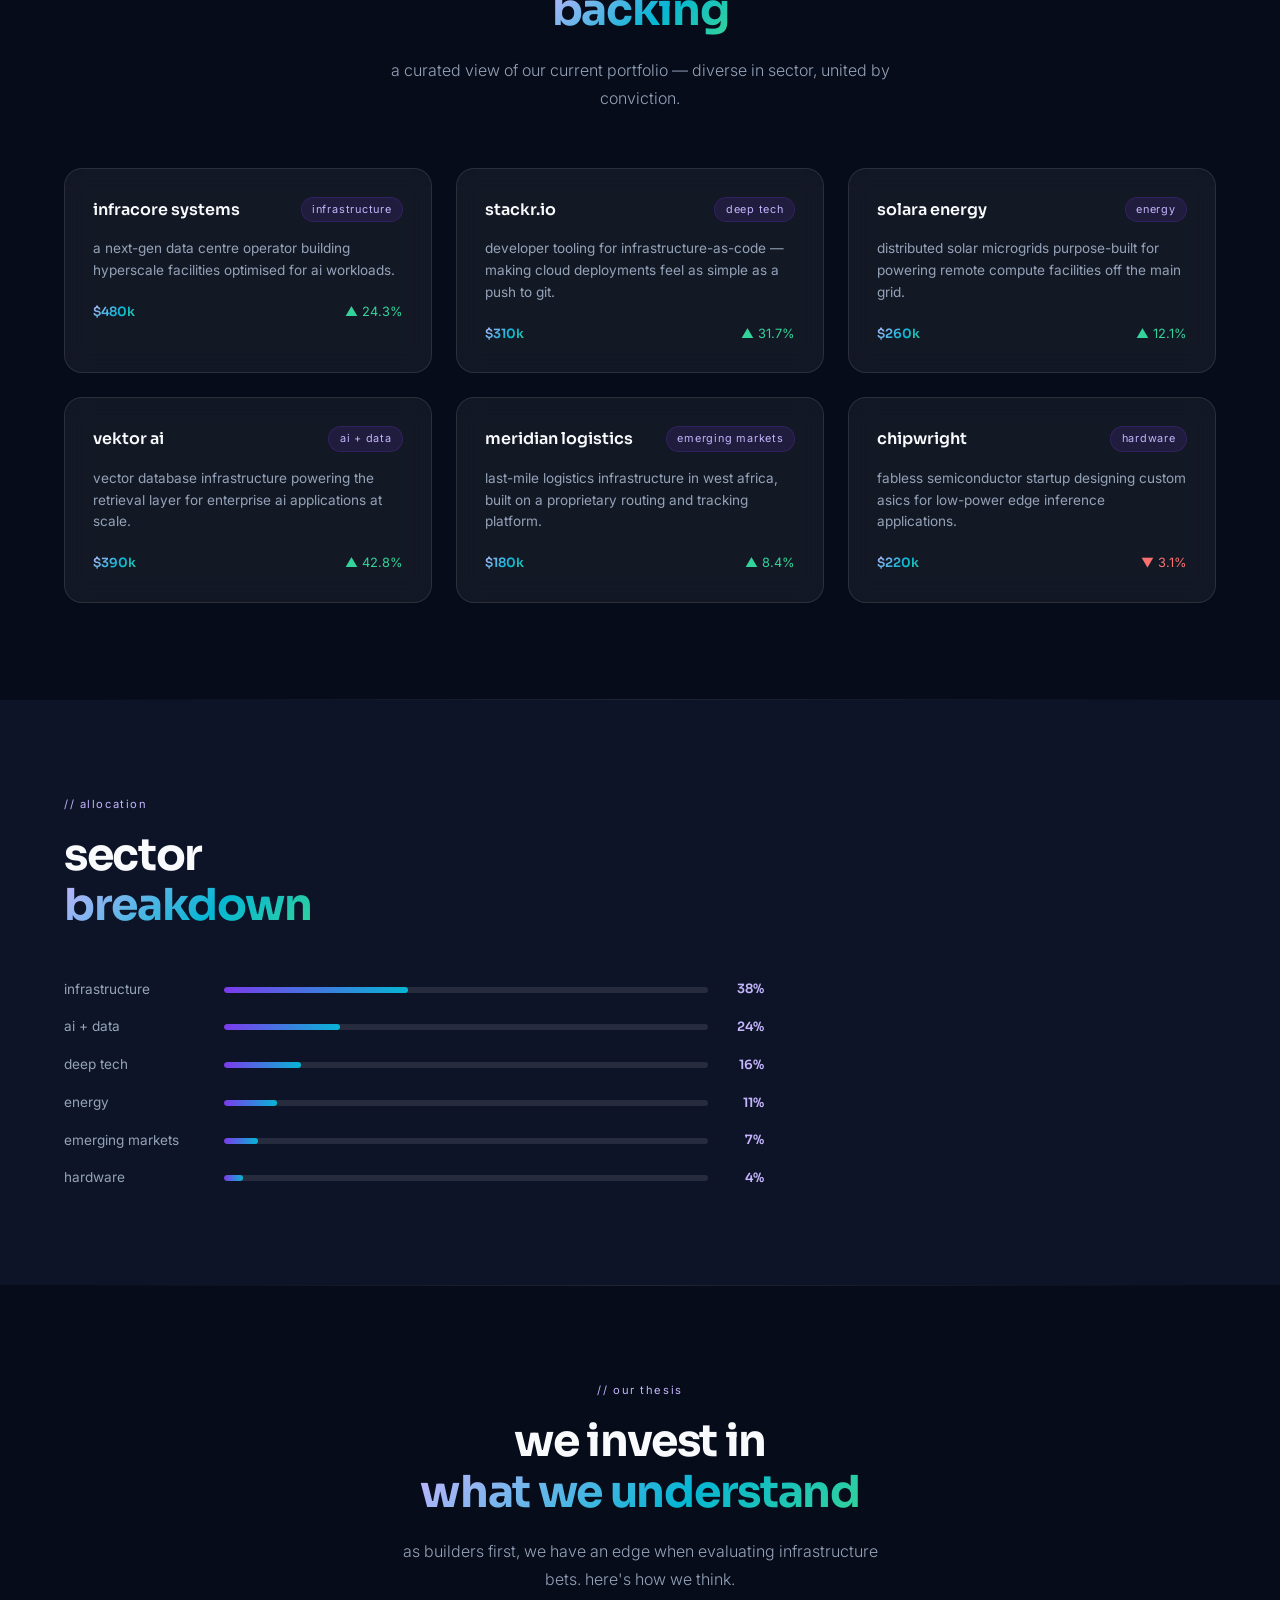
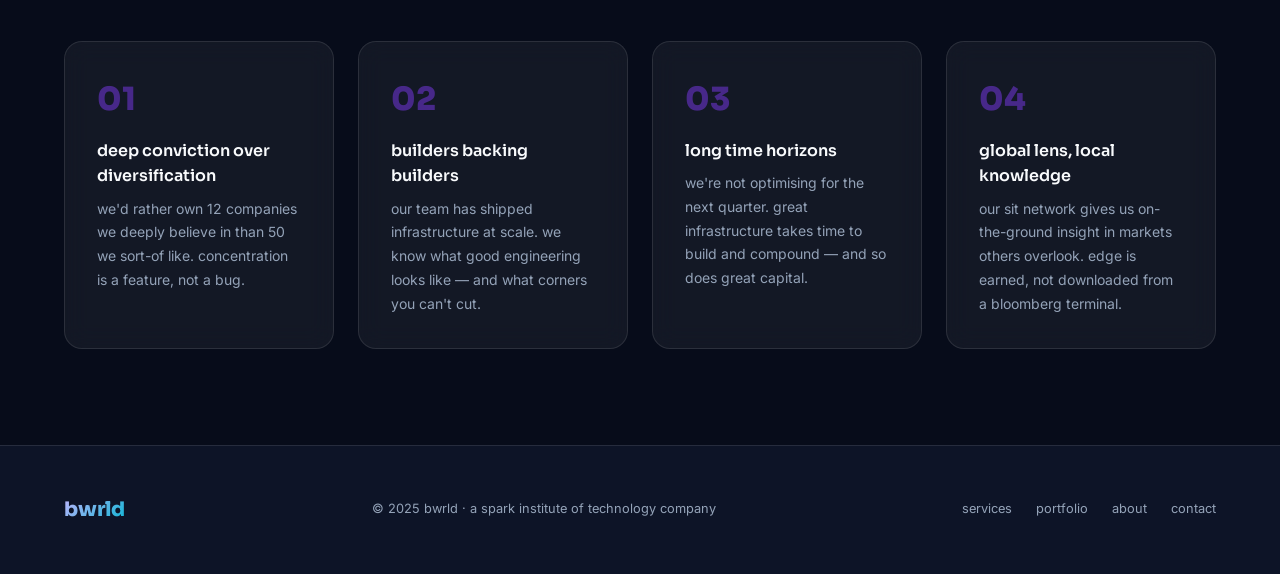
<file: portfolio.html>
<!DOCTYPE html>
<html lang="en">
<head>
  <meta charset="UTF-8" />
  <meta name="viewport" content="width=device-width, initial-scale=1.0" />
  <title>bwrld — portfolio</title>
  <link rel="stylesheet" href="shared.css" />
  <style>
    .overview-grid {
      display: grid;
      grid-template-columns: repeat(auto-fit, minmax(200px, 1fr));
      gap: 1.5rem;
      margin-top: 3.5rem;
    }
    .ov-card {
      background: var(--glass);
      border: 1px solid var(--glassborder);
      border-radius: 18px;
      padding: 1.75rem;
      backdrop-filter: blur(12px);
      text-align: center;
    }
    .ov-num {
      font-family: 'Sora', sans-serif;
      font-size: 2.25rem;
      font-weight: 800;
      letter-spacing: -0.04em;
      background: linear-gradient(135deg, var(--lavender), var(--cyan));
      -webkit-background-clip: text;
      -webkit-text-fill-color: transparent;
      background-clip: text;
    }
    .ov-label { font-size: 0.8rem; color: var(--muted); margin-top: 0.35rem; }
    .ov-change { font-size: 0.8rem; color: #34d399; margin-top: 0.2rem; }

    /* sparkline card */
    .spark-hero {
      background: var(--glass);
      border: 1px solid var(--glassborder);
      border-radius: 24px;
      padding: 2.5rem;
      backdrop-filter: blur(16px);
      margin-top: 3rem;
      position: relative;
      overflow: hidden;
    }
    .spark-hero::before {
      content: '';
      position: absolute;
      top: 0; left: 0; right: 0;
      height: 1px;
      background: linear-gradient(90deg, transparent, rgba(196,181,253,0.5), transparent);
    }
    .spark-header { display: flex; justify-content: space-between; align-items: flex-start; flex-wrap: wrap; gap: 1rem; margin-bottom: 1.5rem; }
    .spark-val {
      font-family: 'Sora', sans-serif;
      font-size: 2.5rem;
      font-weight: 800;
      letter-spacing: -0.04em;
    }
    .spark-change { font-size: 0.85rem; color: #34d399; margin-top: 0.25rem; }
    .spark-label { font-size: 0.75rem; color: var(--muted); letter-spacing: 0.08em; margin-bottom: 0.5rem; }

    /* holdings */
    .holdings-grid {
      display: grid;
      grid-template-columns: repeat(auto-fit, minmax(300px, 1fr));
      gap: 1.5rem;
      margin-top: 3.5rem;
    }
    .holding-card {
      background: var(--glass);
      border: 1px solid var(--glassborder);
      border-radius: 18px;
      padding: 1.75rem;
      backdrop-filter: blur(12px);
      transition: transform 0.3s, border-color 0.3s;
    }
    .holding-card:hover { transform: translateY(-4px); border-color: rgba(196,181,253,0.2); }
    .holding-top { display: flex; justify-content: space-between; align-items: center; margin-bottom: 1rem; }
    .holding-name { font-family: 'Sora', sans-serif; font-size: 1rem; font-weight: 600; }
    .holding-sector {
      font-size: 0.68rem;
      letter-spacing: 0.07em;
      color: var(--lavender);
      background: rgba(124,58,237,0.12);
      border: 1px solid rgba(124,58,237,0.2);
      border-radius: 100px;
      padding: 0.2rem 0.65rem;
    }
    .holding-desc { font-size: 0.85rem; color: var(--muted); line-height: 1.6; margin-bottom: 1.25rem; }
    .holding-meta { display: flex; justify-content: space-between; font-size: 0.8rem; }
    .holding-val { font-family: 'Sora', sans-serif; font-weight: 600; }
    .holding-up { color: #34d399; }
    .holding-down { color: #f87171; }

    /* sectors */
    .sectors-wrap { margin-top: 3rem; display: flex; flex-direction: column; gap: 1rem; }
    .sector-row { display: flex; align-items: center; gap: 1.25rem; }
    .sector-name { font-size: 0.85rem; color: var(--muted); width: 140px; flex-shrink: 0; }
    .sector-bar-bg { flex: 1; height: 6px; background: var(--glassborder); border-radius: 100px; overflow: hidden; }
    .sector-bar { height: 100%; border-radius: 100px; background: linear-gradient(90deg, var(--violet), var(--cyan)); transition: width 1s ease; }
    .sector-pct { font-size: 0.8rem; color: var(--lavender); font-family: 'Sora', sans-serif; font-weight: 600; width: 36px; text-align: right; }

    .thesis-grid {
      display: grid;
      grid-template-columns: repeat(auto-fit, minmax(260px, 1fr));
      gap: 1.5rem;
      margin-top: 3rem;
    }
    .thesis-card {
      background: var(--glass);
      border: 1px solid var(--glassborder);
      border-radius: 18px;
      padding: 2rem;
      backdrop-filter: blur(12px);
    }
    .thesis-num { font-family: 'Sora', sans-serif; font-size: 2rem; font-weight: 800; color: var(--violet); margin-bottom: 0.75rem; opacity: 0.5; }
    .thesis-card h3 { font-family: 'Sora', sans-serif; font-size: 1rem; font-weight: 600; margin-bottom: 0.5rem; }
    .thesis-card p { font-size: 0.875rem; color: var(--muted); line-height: 1.7; }
  </style>
</head>
<body>

<nav>
  <a href="index.html" class="logo">bwrld</a>
  <ul>
    <li><a href="services.html">services</a></li>
    <li><a href="portfolio.html" class="active">portfolio</a></li>
    <li><a href="about.html">about</a></li>
    <li><a href="contact.html" class="nav-cta">get in touch</a></li>
  </ul>
</nav>

<div class="page-hero">
  <div class="glow-1"></div>
  <div class="glow-2"></div>
  <div class="page-hero-content">
    <div class="eyebrow"><span></span> investments</div>
    <h1>capital that<br/><span class="grad-text">moves smart</span></h1>
    <p class="hero-sub">bwrld's investment arm backs the ideas, companies, and assets we believe will define the next decade of technology and infrastructure.</p>
  </div>
</div>

<!-- OVERVIEW NUMBERS -->
<section style="background: var(--deep); padding: 4rem 5%;">
  <div class="overview-grid">
    <div class="ov-card reveal"><div class="ov-num">$2.4M</div><div class="ov-label">total aum</div><div class="ov-change">▲ 18.4% qtd</div></div>
    <div class="ov-card reveal"><div class="ov-num">12</div><div class="ov-label">active holdings</div><div class="ov-change">▲ 3 this year</div></div>
    <div class="ov-card reveal"><div class="ov-num">6</div><div class="ov-label">sectors</div></div>
    <div class="ov-card reveal"><div class="ov-num">3</div><div class="ov-label">continents</div></div>
  </div>

  <!-- SPARKLINE CHART -->
  <div class="spark-hero reveal">
    <div class="spark-header">
      <div>
        <div class="spark-label">portfolio value · all time</div>
        <div class="spark-val grad-text">$2,412,800</div>
        <div class="spark-change">▲ $384,200 (18.4%) this quarter</div>
      </div>
    </div>
    <svg viewBox="0 0 800 120" fill="none" xmlns="http://www.w3.org/2000/svg" style="width:100%; height:auto">
      <defs>
        <linearGradient id="fill-grad" x1="0" y1="0" x2="0" y2="1">
          <stop offset="0%" stop-color="#7c3aed" stop-opacity="0.25"/>
          <stop offset="100%" stop-color="#06b6d4" stop-opacity="0"/>
        </linearGradient>
        <linearGradient id="line-grad" x1="0" y1="0" x2="1" y2="0">
          <stop offset="0%" stop-color="#7c3aed"/>
          <stop offset="100%" stop-color="#06b6d4"/>
        </linearGradient>
      </defs>
      <path d="M0 100 L60 95 L120 88 L180 90 L240 78 L300 70 L360 72 L420 58 L480 50 L540 42 L600 35 L660 28 L720 18 L800 10"
            stroke="url(#line-grad)" stroke-width="2.5" fill="none" stroke-linecap="round" stroke-linejoin="round"/>
      <path d="M0 100 L60 95 L120 88 L180 90 L240 78 L300 70 L360 72 L420 58 L480 50 L540 42 L600 35 L660 28 L720 18 L800 10 L800 120 L0 120Z"
            fill="url(#fill-grad)"/>
    </svg>
  </div>
</section>

<!-- HOLDINGS -->
<section>
  <div class="center reveal">
    <span class="section-label">// active holdings</span>
    <h2 class="section-title">what we're<br/><span class="grad-text">backing</span></h2>
    <p class="section-sub">a curated view of our current portfolio — diverse in sector, united by conviction.</p>
  </div>
  <div class="holdings-grid">
    <div class="holding-card reveal">
      <div class="holding-top"><div class="holding-name">infracore systems</div><div class="holding-sector">infrastructure</div></div>
      <div class="holding-desc">a next-gen data centre operator building hyperscale facilities optimised for ai workloads.</div>
      <div class="holding-meta"><span class="holding-val grad-text">$480k</span><span class="holding-up">▲ 24.3%</span></div>
    </div>
    <div class="holding-card reveal">
      <div class="holding-top"><div class="holding-name">stackr.io</div><div class="holding-sector">deep tech</div></div>
      <div class="holding-desc">developer tooling for infrastructure-as-code — making cloud deployments feel as simple as a push to git.</div>
      <div class="holding-meta"><span class="holding-val grad-text">$310k</span><span class="holding-up">▲ 31.7%</span></div>
    </div>
    <div class="holding-card reveal">
      <div class="holding-top"><div class="holding-name">solara energy</div><div class="holding-sector">energy</div></div>
      <div class="holding-desc">distributed solar microgrids purpose-built for powering remote compute facilities off the main grid.</div>
      <div class="holding-meta"><span class="holding-val grad-text">$260k</span><span class="holding-up">▲ 12.1%</span></div>
    </div>
    <div class="holding-card reveal">
      <div class="holding-top"><div class="holding-name">vektor ai</div><div class="holding-sector">ai + data</div></div>
      <div class="holding-desc">vector database infrastructure powering the retrieval layer for enterprise ai applications at scale.</div>
      <div class="holding-meta"><span class="holding-val grad-text">$390k</span><span class="holding-up">▲ 42.8%</span></div>
    </div>
    <div class="holding-card reveal">
      <div class="holding-top"><div class="holding-name">meridian logistics</div><div class="holding-sector">emerging markets</div></div>
      <div class="holding-desc">last-mile logistics infrastructure in west africa, built on a proprietary routing and tracking platform.</div>
      <div class="holding-meta"><span class="holding-val grad-text">$180k</span><span class="holding-up">▲ 8.4%</span></div>
    </div>
    <div class="holding-card reveal">
      <div class="holding-top"><div class="holding-name">chipwright</div><div class="holding-sector">hardware</div></div>
      <div class="holding-desc">fabless semiconductor startup designing custom asics for low-power edge inference applications.</div>
      <div class="holding-meta"><span class="holding-val grad-text">$220k</span><span class="holding-down">▼ 3.1%</span></div>
    </div>
  </div>
</section>

<div class="divider"></div>

<!-- SECTOR BREAKDOWN -->
<section style="background: var(--deep);">
  <div style="max-width: 700px;">
    <div class="reveal">
      <span class="section-label">// allocation</span>
      <h2 class="section-title">sector<br/><span class="grad-text">breakdown</span></h2>
    </div>
    <div class="sectors-wrap">
      <div class="sector-row reveal">
        <div class="sector-name">infrastructure</div>
        <div class="sector-bar-bg"><div class="sector-bar" style="width:38%"></div></div>
        <div class="sector-pct">38%</div>
      </div>
      <div class="sector-row reveal">
        <div class="sector-name">ai + data</div>
        <div class="sector-bar-bg"><div class="sector-bar" style="width:24%"></div></div>
        <div class="sector-pct">24%</div>
      </div>
      <div class="sector-row reveal">
        <div class="sector-name">deep tech</div>
        <div class="sector-bar-bg"><div class="sector-bar" style="width:16%"></div></div>
        <div class="sector-pct">16%</div>
      </div>
      <div class="sector-row reveal">
        <div class="sector-name">energy</div>
        <div class="sector-bar-bg"><div class="sector-bar" style="width:11%"></div></div>
        <div class="sector-pct">11%</div>
      </div>
      <div class="sector-row reveal">
        <div class="sector-name">emerging markets</div>
        <div class="sector-bar-bg"><div class="sector-bar" style="width:7%"></div></div>
        <div class="sector-pct">7%</div>
      </div>
      <div class="sector-row reveal">
        <div class="sector-name">hardware</div>
        <div class="sector-bar-bg"><div class="sector-bar" style="width:4%"></div></div>
        <div class="sector-pct">4%</div>
      </div>
    </div>
  </div>
</section>

<div class="divider"></div>

<!-- THESIS -->
<section>
  <div class="center reveal">
    <span class="section-label">// our thesis</span>
    <h2 class="section-title">we invest in<br/><span class="grad-text">what we understand</span></h2>
    <p class="section-sub">as builders first, we have an edge when evaluating infrastructure bets. here's how we think.</p>
  </div>
  <div class="thesis-grid">
    <div class="thesis-card reveal">
      <div class="thesis-num">01</div>
      <h3>deep conviction over diversification</h3>
      <p>we'd rather own 12 companies we deeply believe in than 50 we sort-of like. concentration is a feature, not a bug.</p>
    </div>
    <div class="thesis-card reveal">
      <div class="thesis-num">02</div>
      <h3>builders backing builders</h3>
      <p>our team has shipped infrastructure at scale. we know what good engineering looks like — and what corners you can't cut.</p>
    </div>
    <div class="thesis-card reveal">
      <div class="thesis-num">03</div>
      <h3>long time horizons</h3>
      <p>we're not optimising for the next quarter. great infrastructure takes time to build and compound — and so does great capital.</p>
    </div>
    <div class="thesis-card reveal">
      <div class="thesis-num">04</div>
      <h3>global lens, local knowledge</h3>
      <p>our sit network gives us on-the-ground insight in markets others overlook. edge is earned, not downloaded from a bloomberg terminal.</p>
    </div>
  </div>
</section>

<footer>
  <a href="index.html" class="footer-logo">bwrld</a>
  <p>© 2025 bwrld · a spark institute of technology company</p>
  <div class="footer-links">
    <a href="services.html">services</a>
    <a href="portfolio.html">portfolio</a>
    <a href="about.html">about</a>
    <a href="contact.html">contact</a>
  </div>
</footer>

<script>
  const els = document.querySelectorAll('.reveal');
  const obs = new IntersectionObserver(e => e.forEach(x => { if(x.isIntersecting) x.target.classList.add('visible'); }), { threshold: 0.1 });
  els.forEach(el => obs.observe(el));
</script>
</body>
</html>
</file>
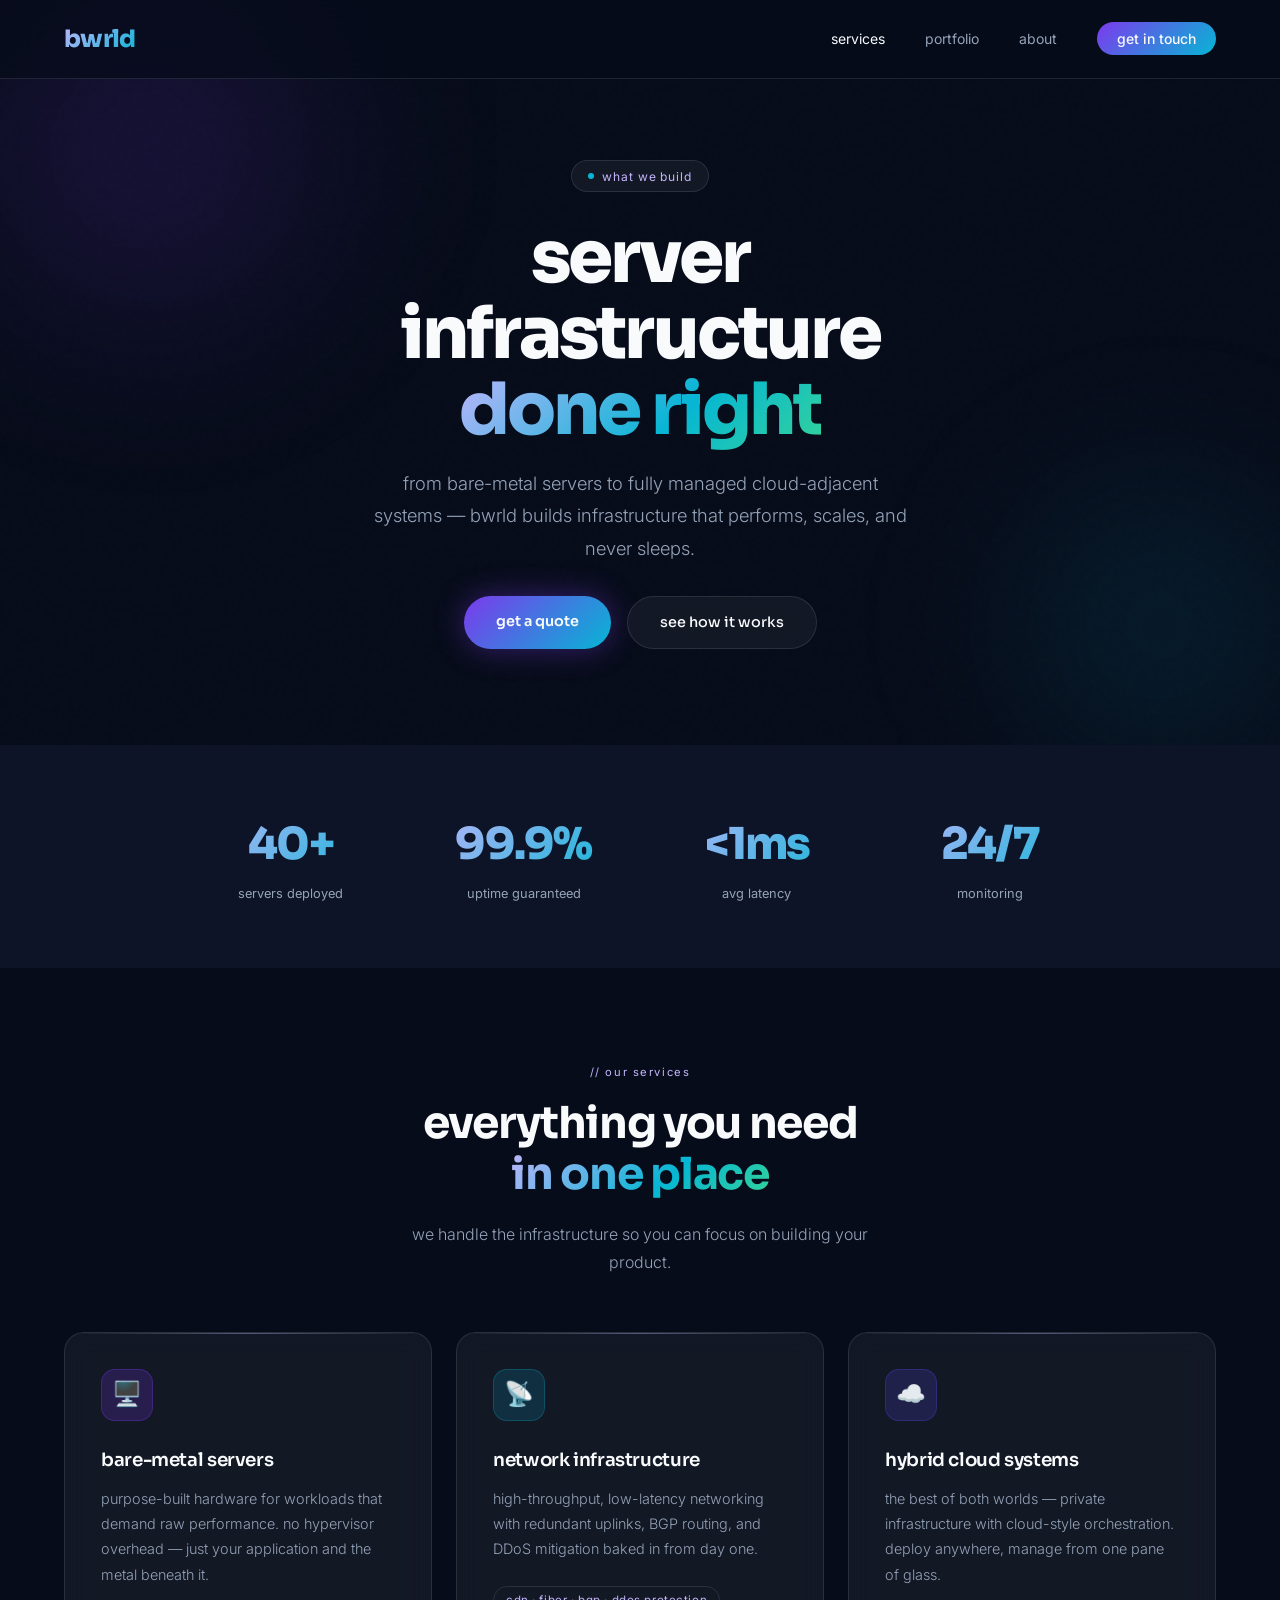
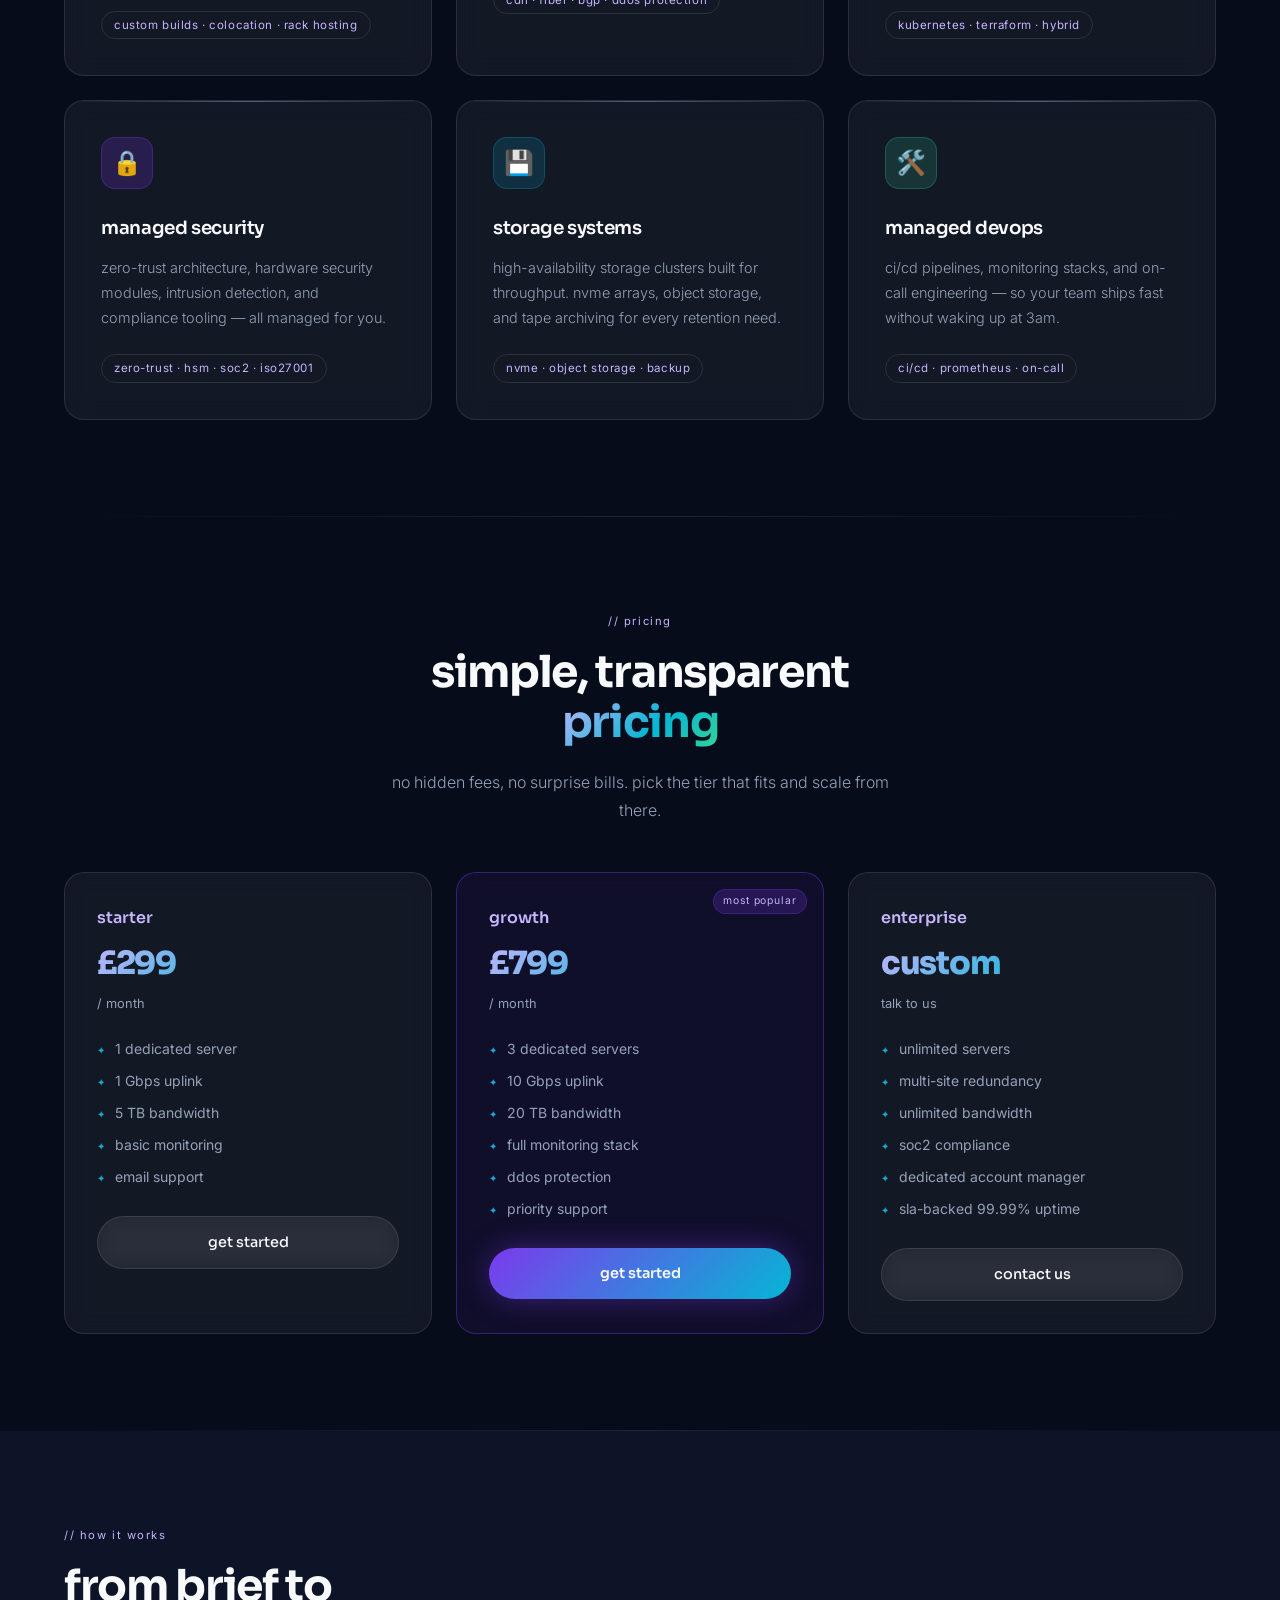
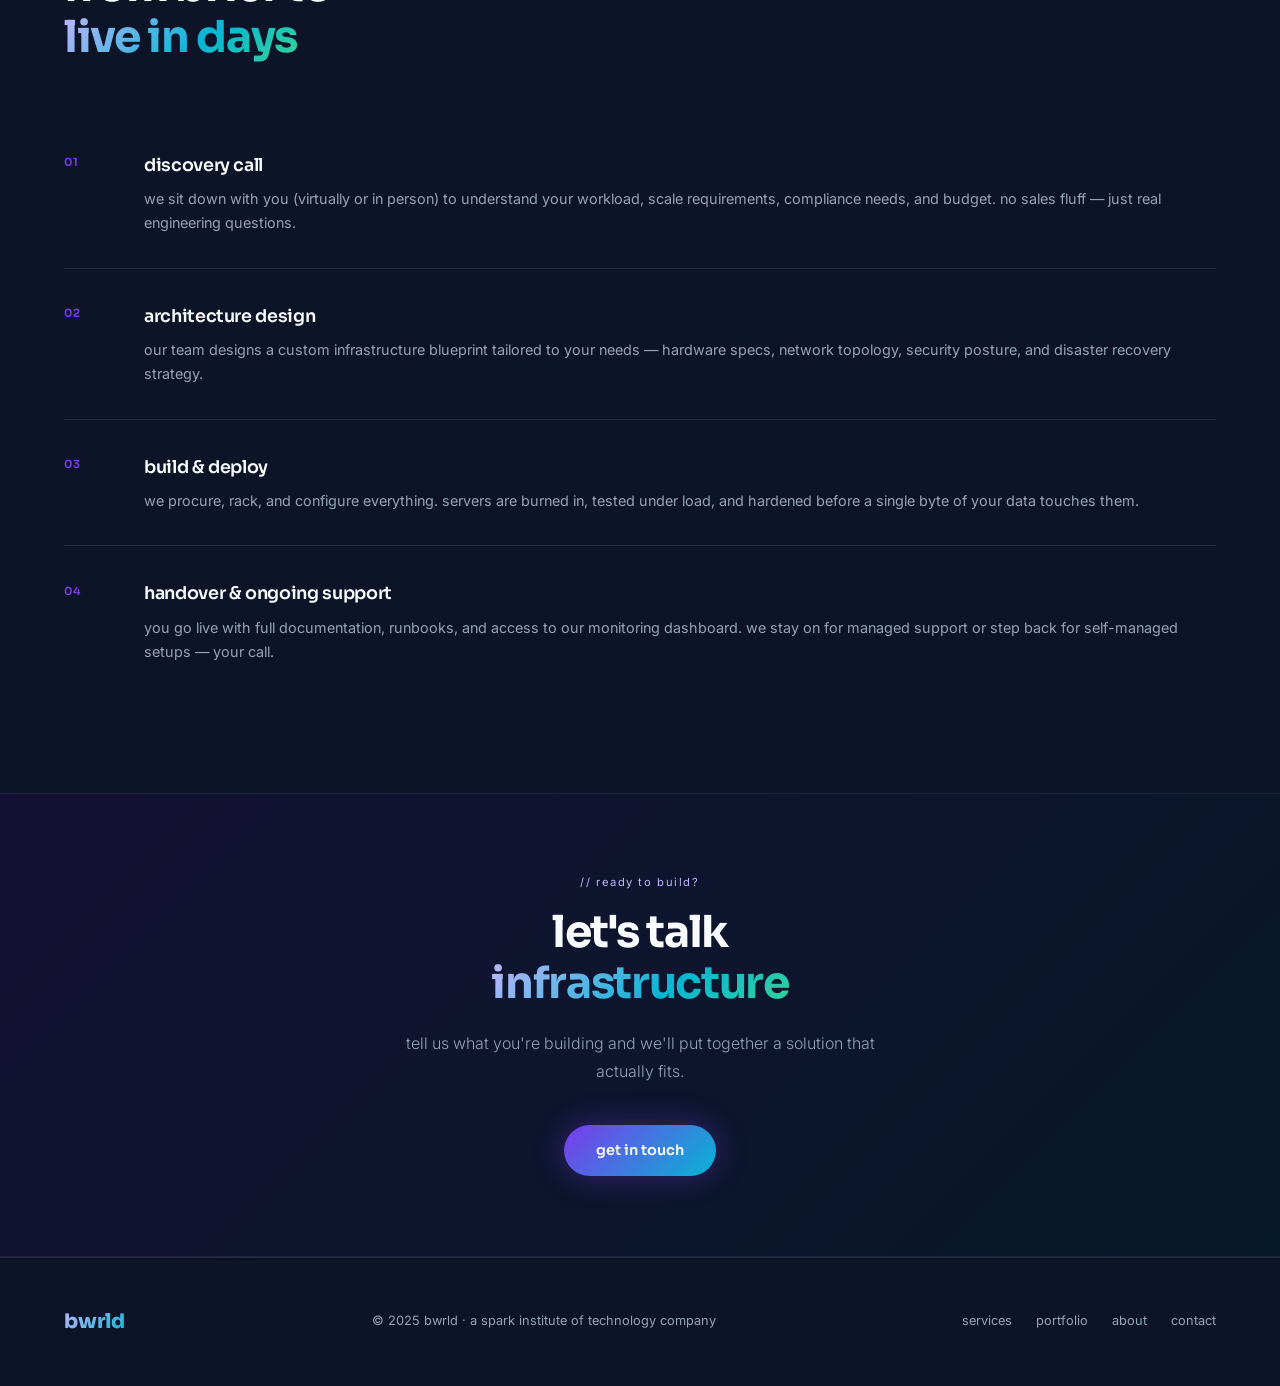
<file: services.html>
<!DOCTYPE html>
<html lang="en">
<head>
  <meta charset="UTF-8" />
  <meta name="viewport" content="width=device-width, initial-scale=1.0" />
  <title>bwrld — services</title>
  <link rel="stylesheet" href="shared.css" />
  <style>
    .services-grid {
      display: grid;
      grid-template-columns: repeat(auto-fit, minmax(300px, 1fr));
      gap: 1.5rem;
      margin-top: 3.5rem;
    }
    .tier-grid {
      display: grid;
      grid-template-columns: repeat(auto-fit, minmax(260px, 1fr));
      gap: 1.5rem;
      margin-top: 3rem;
    }
    .tier-card {
      background: var(--glass);
      border: 1px solid var(--glassborder);
      border-radius: 20px;
      padding: 2rem;
      backdrop-filter: blur(12px);
      position: relative;
      overflow: hidden;
      transition: transform 0.3s, border-color 0.3s;
    }
    .tier-card:hover { transform: translateY(-5px); border-color: rgba(196,181,253,0.25); }
    .tier-card.featured {
      border-color: rgba(124,58,237,0.4);
      background: rgba(124,58,237,0.08);
    }
    .tier-card.featured::before {
      content: 'most popular';
      position: absolute;
      top: 1rem; right: 1rem;
      font-size: 0.65rem;
      letter-spacing: 0.08em;
      color: var(--lavender);
      background: rgba(124,58,237,0.2);
      border: 1px solid rgba(124,58,237,0.3);
      border-radius: 100px;
      padding: 0.2rem 0.6rem;
    }
    .tier-name {
      font-family: 'Sora', sans-serif;
      font-size: 1rem;
      font-weight: 600;
      margin-bottom: 0.5rem;
      color: var(--lavender);
    }
    .tier-price {
      font-family: 'Sora', sans-serif;
      font-size: 2rem;
      font-weight: 800;
      letter-spacing: -0.04em;
      margin-bottom: 0.25rem;
    }
    .tier-freq { font-size: 0.8rem; color: var(--muted); margin-bottom: 1.5rem; }
    .tier-features { list-style: none; display: flex; flex-direction: column; gap: 0.6rem; }
    .tier-features li {
      font-size: 0.875rem;
      color: var(--muted);
      display: flex;
      gap: 0.6rem;
      align-items: flex-start;
    }
    .tier-features li::before { content: '✦'; color: var(--cyan); font-size: 0.6rem; margin-top: 0.3rem; flex-shrink: 0; }
    .tier-cta { margin-top: 1.75rem; width: 100%; text-align: center; }

    .process-list { margin-top: 3.5rem; display: flex; flex-direction: column; gap: 1px; }
    .process-item {
      display: grid;
      grid-template-columns: 56px 1fr;
      gap: 1.5rem;
      align-items: start;
      padding: 2rem 0;
      border-bottom: 1px solid var(--glassborder);
    }
    .process-item:last-child { border-bottom: none; }
    .process-num {
      font-family: 'Sora', sans-serif;
      font-size: 0.7rem;
      letter-spacing: 0.1em;
      color: var(--violet);
      font-weight: 600;
      padding-top: 0.2rem;
    }
    .process-item h3 {
      font-family: 'Sora', sans-serif;
      font-size: 1.1rem;
      font-weight: 600;
      margin-bottom: 0.5rem;
      letter-spacing: -0.02em;
    }
    .process-item p { font-size: 0.9rem; color: var(--muted); line-height: 1.7; }

    #stats-bar {
      background: var(--deep);
      padding: 4rem 5%;
    }
    .stats-inner {
      max-width: 900px;
      margin: 0 auto;
      display: grid;
      grid-template-columns: repeat(auto-fit, minmax(160px, 1fr));
      gap: 2rem;
      text-align: center;
    }
    .stat-num {
      font-family: 'Sora', sans-serif;
      font-size: 2.75rem;
      font-weight: 800;
      letter-spacing: -0.04em;
      background: linear-gradient(135deg, var(--lavender), var(--cyan));
      -webkit-background-clip: text;
      -webkit-text-fill-color: transparent;
      background-clip: text;
    }
    .stat-label { font-size: 0.8rem; color: var(--muted); margin-top: 0.3rem; }

    .cta-band {
      background: linear-gradient(135deg, rgba(124,58,237,0.12), rgba(6,182,212,0.08));
      border-top: 1px solid rgba(196,181,253,0.1);
      border-bottom: 1px solid rgba(196,181,253,0.1);
      padding: 5rem 5%;
      text-align: center;
    }
  </style>
</head>
<body>

<nav>
  <a href="index.html" class="logo">bwrld</a>
  <ul>
    <li><a href="services.html" class="active">services</a></li>
    <li><a href="portfolio.html">portfolio</a></li>
    <li><a href="about.html">about</a></li>
    <li><a href="contact.html" class="nav-cta">get in touch</a></li>
  </ul>
</nav>

<!-- PAGE HERO -->
<div class="page-hero">
  <div class="glow-1"></div>
  <div class="glow-2"></div>
  <div class="page-hero-content">
    <div class="eyebrow"><span></span> what we build</div>
    <h1>server infrastructure<br/><span class="grad-text">done right</span></h1>
    <p class="hero-sub">from bare-metal servers to fully managed cloud-adjacent systems — bwrld builds infrastructure that performs, scales, and never sleeps.</p>
    <div class="hero-btns">
      <a href="contact.html" class="btn-primary">get a quote</a>
      <a href="#process" class="btn-ghost">see how it works</a>
    </div>
  </div>
</div>

<!-- STATS -->
<section id="stats-bar">
  <div class="stats-inner">
    <div class="reveal"><div class="stat-num">40+</div><div class="stat-label">servers deployed</div></div>
    <div class="reveal"><div class="stat-num">99.9%</div><div class="stat-label">uptime guaranteed</div></div>
    <div class="reveal"><div class="stat-num">&lt;1ms</div><div class="stat-label">avg latency</div></div>
    <div class="reveal"><div class="stat-num">24/7</div><div class="stat-label">monitoring</div></div>
  </div>
</section>

<!-- SERVICES -->
<section>
  <div class="center reveal">
    <span class="section-label">// our services</span>
    <h2 class="section-title">everything you need<br/><span class="grad-text">in one place</span></h2>
    <p class="section-sub">we handle the infrastructure so you can focus on building your product.</p>
  </div>
  <div class="services-grid">
    <div class="card reveal">
      <div class="card-icon icon-violet">🖥️</div>
      <h3>bare-metal servers</h3>
      <p>purpose-built hardware for workloads that demand raw performance. no hypervisor overhead — just your application and the metal beneath it.</p>
      <span class="card-tag">custom builds · colocation · rack hosting</span>
    </div>
    <div class="card reveal">
      <div class="card-icon icon-cyan">📡</div>
      <h3>network infrastructure</h3>
      <p>high-throughput, low-latency networking with redundant uplinks, BGP routing, and DDoS mitigation baked in from day one.</p>
      <span class="card-tag">cdn · fiber · bgp · ddos protection</span>
    </div>
    <div class="card reveal">
      <div class="card-icon icon-indigo">☁️</div>
      <h3>hybrid cloud systems</h3>
      <p>the best of both worlds — private infrastructure with cloud-style orchestration. deploy anywhere, manage from one pane of glass.</p>
      <span class="card-tag">kubernetes · terraform · hybrid</span>
    </div>
    <div class="card reveal">
      <div class="card-icon icon-violet">🔒</div>
      <h3>managed security</h3>
      <p>zero-trust architecture, hardware security modules, intrusion detection, and compliance tooling — all managed for you.</p>
      <span class="card-tag">zero-trust · hsm · soc2 · iso27001</span>
    </div>
    <div class="card reveal">
      <div class="card-icon icon-cyan">💾</div>
      <h3>storage systems</h3>
      <p>high-availability storage clusters built for throughput. nvme arrays, object storage, and tape archiving for every retention need.</p>
      <span class="card-tag">nvme · object storage · backup</span>
    </div>
    <div class="card reveal">
      <div class="card-icon icon-green">🛠️</div>
      <h3>managed devops</h3>
      <p>ci/cd pipelines, monitoring stacks, and on-call engineering — so your team ships fast without waking up at 3am.</p>
      <span class="card-tag">ci/cd · prometheus · on-call</span>
    </div>
  </div>
</section>

<div class="divider"></div>

<!-- PRICING TIERS -->
<section>
  <div class="center reveal">
    <span class="section-label">// pricing</span>
    <h2 class="section-title">simple, transparent<br/><span class="grad-text">pricing</span></h2>
    <p class="section-sub">no hidden fees, no surprise bills. pick the tier that fits and scale from there.</p>
  </div>
  <div class="tier-grid">
    <div class="tier-card reveal">
      <div class="tier-name">starter</div>
      <div class="tier-price grad-text">£299</div>
      <div class="tier-freq">/ month</div>
      <ul class="tier-features">
        <li>1 dedicated server</li>
        <li>1 Gbps uplink</li>
        <li>5 TB bandwidth</li>
        <li>basic monitoring</li>
        <li>email support</li>
      </ul>
      <div class="tier-cta"><a href="contact.html" class="btn-ghost" style="width:100%;display:block">get started</a></div>
    </div>
    <div class="tier-card featured reveal">
      <div class="tier-name">growth</div>
      <div class="tier-price grad-text">£799</div>
      <div class="tier-freq">/ month</div>
      <ul class="tier-features">
        <li>3 dedicated servers</li>
        <li>10 Gbps uplink</li>
        <li>20 TB bandwidth</li>
        <li>full monitoring stack</li>
        <li>ddos protection</li>
        <li>priority support</li>
      </ul>
      <div class="tier-cta"><a href="contact.html" class="btn-primary" style="width:100%;display:block">get started</a></div>
    </div>
    <div class="tier-card reveal">
      <div class="tier-name">enterprise</div>
      <div class="tier-price grad-text">custom</div>
      <div class="tier-freq">talk to us</div>
      <ul class="tier-features">
        <li>unlimited servers</li>
        <li>multi-site redundancy</li>
        <li>unlimited bandwidth</li>
        <li>soc2 compliance</li>
        <li>dedicated account manager</li>
        <li>sla-backed 99.99% uptime</li>
      </ul>
      <div class="tier-cta"><a href="contact.html" class="btn-ghost" style="width:100%;display:block">contact us</a></div>
    </div>
  </div>
</section>

<div class="divider"></div>

<!-- PROCESS -->
<section id="process" style="background: var(--deep);">
  <div class="reveal">
    <span class="section-label">// how it works</span>
    <h2 class="section-title">from brief to<br/><span class="grad-text">live in days</span></h2>
  </div>
  <div class="process-list">
    <div class="process-item reveal">
      <div class="process-num">01</div>
      <div>
        <h3>discovery call</h3>
        <p>we sit down with you (virtually or in person) to understand your workload, scale requirements, compliance needs, and budget. no sales fluff — just real engineering questions.</p>
      </div>
    </div>
    <div class="process-item reveal">
      <div class="process-num">02</div>
      <div>
        <h3>architecture design</h3>
        <p>our team designs a custom infrastructure blueprint tailored to your needs — hardware specs, network topology, security posture, and disaster recovery strategy.</p>
      </div>
    </div>
    <div class="process-item reveal">
      <div class="process-num">03</div>
      <div>
        <h3>build & deploy</h3>
        <p>we procure, rack, and configure everything. servers are burned in, tested under load, and hardened before a single byte of your data touches them.</p>
      </div>
    </div>
    <div class="process-item reveal">
      <div class="process-num">04</div>
      <div>
        <h3>handover & ongoing support</h3>
        <p>you go live with full documentation, runbooks, and access to our monitoring dashboard. we stay on for managed support or step back for self-managed setups — your call.</p>
      </div>
    </div>
  </div>
</section>

<!-- CTA BAND -->
<section class="cta-band reveal">
  <span class="section-label">// ready to build?</span>
  <h2 class="section-title">let's talk<br/><span class="grad-text">infrastructure</span></h2>
  <p class="section-sub" style="margin: 0 auto 2.5rem;">tell us what you're building and we'll put together a solution that actually fits.</p>
  <a href="contact.html" class="btn-primary">get in touch</a>
</section>

<footer>
  <a href="index.html" class="footer-logo">bwrld</a>
  <p>© 2025 bwrld · a spark institute of technology company</p>
  <div class="footer-links">
    <a href="services.html">services</a>
    <a href="portfolio.html">portfolio</a>
    <a href="about.html">about</a>
    <a href="contact.html">contact</a>
  </div>
</footer>

<script>
  const els = document.querySelectorAll('.reveal');
  const obs = new IntersectionObserver(e => e.forEach(x => { if(x.isIntersecting) x.target.classList.add('visible'); }), { threshold: 0.1 });
  els.forEach(el => obs.observe(el));
</script>
</body>
</html>
</file>
<file: shared.css>
@import url('https://fonts.googleapis.com/css2?family=Sora:wght@300;400;600;700;800&family=Inter:wght@300;400;500&display=swap');

*, *::before, *::after { box-sizing: border-box; margin: 0; padding: 0; }

:root {
  --navy:    #070c1a;
  --deep:    #0d1427;
  --violet:  #7c3aed;
  --indigo:  #4f46e5;
  --cyan:    #06b6d4;
  --lavender:#c4b5fd;
  --white:   #f8fafc;
  --muted:   #94a3b8;
  --glass:   rgba(255,255,255,0.05);
  --glassborder: rgba(255,255,255,0.10);
}

html { scroll-behavior: smooth; }

body {
  background: var(--navy);
  color: var(--white);
  font-family: 'Inter', sans-serif;
  font-size: 16px;
  line-height: 1.6;
  overflow-x: hidden;
}

body::before {
  content: '';
  position: fixed;
  inset: 0;
  background-image: url("data:image/svg+xml,%3Csvg viewBox='0 0 200 200' xmlns='http://www.w3.org/2000/svg'%3E%3Cfilter id='n'%3E%3CfeTurbulence type='fractalNoise' baseFrequency='0.9' numOctaves='4' stitchTiles='stitch'/%3E%3C/filter%3E%3Crect width='100%25' height='100%25' filter='url(%23n)' opacity='0.03'/%3E%3C/svg%3E");
  pointer-events: none;
  z-index: 0;
  opacity: 0.4;
}

/* NAV */
nav {
  position: fixed;
  top: 0; left: 0; right: 0;
  z-index: 100;
  display: flex;
  align-items: center;
  justify-content: space-between;
  padding: 1.25rem 5%;
  background: rgba(7,12,26,0.7);
  backdrop-filter: blur(20px);
  border-bottom: 1px solid var(--glassborder);
}
.logo {
  font-family: 'Sora', sans-serif;
  font-weight: 800;
  font-size: 1.5rem;
  background: linear-gradient(135deg, var(--lavender), var(--cyan));
  -webkit-background-clip: text;
  -webkit-text-fill-color: transparent;
  background-clip: text;
  letter-spacing: -0.03em;
  text-decoration: none;
}
nav ul { list-style: none; display: flex; gap: 2.5rem; align-items: center; }
nav ul a {
  color: var(--muted);
  text-decoration: none;
  font-size: 0.875rem;
  font-weight: 400;
  transition: color 0.2s;
}
nav ul a:hover { color: var(--white); }
nav ul a.active { color: var(--white); }
.nav-cta {
  background: linear-gradient(135deg, var(--violet), var(--cyan));
  color: var(--white) !important;
  padding: 0.5rem 1.25rem;
  border-radius: 100px;
  font-weight: 500 !important;
  font-size: 0.875rem;
  transition: opacity 0.2s !important;
}
.nav-cta:hover { opacity: 0.85; }

/* PAGE HERO (inner pages) */
.page-hero {
  position: relative;
  padding: 10rem 5% 6rem;
  text-align: center;
  overflow: hidden;
}
.page-hero .glow-1, .page-hero .glow-2 {
  position: absolute;
  border-radius: 50%;
  filter: blur(80px);
  pointer-events: none;
}
.page-hero .glow-1 {
  width: 500px; height: 500px;
  background: radial-gradient(circle, rgba(124,58,237,0.2), transparent 70%);
  top: -100px; left: -100px;
  animation: drift 10s ease-in-out infinite alternate;
}
.page-hero .glow-2 {
  width: 400px; height: 400px;
  background: radial-gradient(circle, rgba(6,182,212,0.15), transparent 70%);
  bottom: -80px; right: -80px;
  animation: drift 13s ease-in-out infinite alternate-reverse;
}
@keyframes drift {
  from { transform: translate(0,0); }
  to   { transform: translate(40px, 30px); }
}
.page-hero-content { position: relative; z-index: 2; max-width: 700px; margin: 0 auto; }

/* COMMON */
.grad-text {
  background: linear-gradient(135deg, var(--lavender) 0%, var(--cyan) 60%, #34d399 100%);
  -webkit-background-clip: text;
  -webkit-text-fill-color: transparent;
  background-clip: text;
}
.eyebrow {
  display: inline-flex;
  align-items: center;
  gap: 0.5rem;
  background: var(--glass);
  border: 1px solid var(--glassborder);
  border-radius: 100px;
  padding: 0.35rem 1rem;
  font-size: 0.75rem;
  color: var(--lavender);
  letter-spacing: 0.08em;
  margin-bottom: 1.75rem;
  backdrop-filter: blur(10px);
}
.eyebrow span { width: 6px; height: 6px; border-radius: 50%; background: var(--cyan); display: inline-block; animation: blink 2s ease infinite; }
@keyframes blink { 0%,100%{opacity:1} 50%{opacity:0.3} }

h1 {
  font-family: 'Sora', sans-serif;
  font-size: clamp(2.5rem, 6vw, 4.5rem);
  font-weight: 800;
  line-height: 1.05;
  letter-spacing: -0.04em;
  margin-bottom: 1.25rem;
}
.hero-sub {
  font-size: clamp(1rem, 2vw, 1.15rem);
  color: var(--muted);
  max-width: 540px;
  margin: 0 auto 2rem;
  font-weight: 300;
  line-height: 1.75;
}

section { position: relative; z-index: 1; padding: 6rem 5%; }
.section-label {
  font-size: 0.7rem;
  letter-spacing: 0.14em;
  color: var(--lavender);
  margin-bottom: 1rem;
  display: block;
}
.section-title {
  font-family: 'Sora', sans-serif;
  font-size: clamp(1.8rem, 3.5vw, 2.75rem);
  font-weight: 700;
  letter-spacing: -0.03em;
  line-height: 1.15;
  margin-bottom: 1.25rem;
}
.section-sub {
  font-size: 1rem;
  color: var(--muted);
  max-width: 500px;
  line-height: 1.75;
  font-weight: 300;
}
.center { text-align: center; }
.center .section-sub { margin: 0 auto; }

/* CARDS */
.card {
  background: var(--glass);
  border: 1px solid var(--glassborder);
  border-radius: 20px;
  padding: 2.25rem;
  backdrop-filter: blur(12px);
  transition: transform 0.3s, border-color 0.3s, box-shadow 0.3s;
  position: relative;
  overflow: hidden;
}
.card::before {
  content: '';
  position: absolute;
  top: 0; left: 0; right: 0;
  height: 1px;
  background: linear-gradient(90deg, transparent, rgba(196,181,253,0.4), transparent);
}
.card:hover {
  transform: translateY(-6px);
  border-color: rgba(196,181,253,0.25);
  box-shadow: 0 20px 60px rgba(124,58,237,0.15);
}
.card-icon {
  width: 52px; height: 52px;
  border-radius: 14px;
  display: flex;
  align-items: center;
  justify-content: center;
  margin-bottom: 1.5rem;
  font-size: 1.5rem;
}
.icon-violet { background: rgba(124,58,237,0.2); border: 1px solid rgba(124,58,237,0.3); }
.icon-cyan   { background: rgba(6,182,212,0.15); border: 1px solid rgba(6,182,212,0.25); }
.icon-indigo { background: rgba(79,70,229,0.2);  border: 1px solid rgba(79,70,229,0.3); }
.icon-green  { background: rgba(52,211,153,0.15); border: 1px solid rgba(52,211,153,0.25); }
.card h3 {
  font-family: 'Sora', sans-serif;
  font-size: 1.15rem;
  font-weight: 600;
  margin-bottom: 0.75rem;
  letter-spacing: -0.02em;
}
.card p { font-size: 0.9rem; color: var(--muted); line-height: 1.75; font-weight: 300; }
.card-tag {
  display: inline-block;
  margin-top: 1.5rem;
  font-size: 0.72rem;
  padding: 0.25rem 0.75rem;
  border-radius: 100px;
  border: 1px solid var(--glassborder);
  color: var(--lavender);
  letter-spacing: 0.05em;
}

/* BUTTONS */
.btn-primary {
  padding: 0.875rem 2rem;
  border-radius: 100px;
  background: linear-gradient(135deg, var(--violet), var(--cyan));
  color: var(--white);
  font-family: 'Sora', sans-serif;
  font-size: 0.9rem;
  font-weight: 600;
  text-decoration: none;
  transition: transform 0.2s, box-shadow 0.2s;
  box-shadow: 0 0 30px rgba(124,58,237,0.4);
  display: inline-block;
}
.btn-primary:hover { transform: translateY(-2px); box-shadow: 0 0 50px rgba(124,58,237,0.6); }
.btn-ghost {
  padding: 0.875rem 2rem;
  border-radius: 100px;
  border: 1px solid var(--glassborder);
  color: var(--white);
  font-family: 'Sora', sans-serif;
  font-size: 0.9rem;
  font-weight: 500;
  text-decoration: none;
  background: var(--glass);
  backdrop-filter: blur(10px);
  transition: border-color 0.2s, background 0.2s;
  display: inline-block;
}
.btn-ghost:hover { border-color: rgba(196,181,253,0.4); background: rgba(255,255,255,0.08); }
.hero-btns { display: flex; gap: 1rem; justify-content: center; flex-wrap: wrap; }

/* PILLS */
.pill {
  font-size: 0.78rem;
  padding: 0.4rem 1rem;
  border-radius: 100px;
  background: rgba(124,58,237,0.12);
  border: 1px solid rgba(124,58,237,0.25);
  color: var(--lavender);
}

/* FOOTER */
footer {
  background: var(--deep);
  border-top: 1px solid var(--glassborder);
  padding: 3rem 5%;
  display: flex;
  align-items: center;
  justify-content: space-between;
  flex-wrap: wrap;
  gap: 1.5rem;
}
.footer-logo {
  font-family: 'Sora', sans-serif;
  font-weight: 800;
  font-size: 1.25rem;
  background: linear-gradient(135deg, var(--lavender), var(--cyan));
  -webkit-background-clip: text;
  -webkit-text-fill-color: transparent;
  background-clip: text;
  text-decoration: none;
}
footer p { font-size: 0.8rem; color: var(--muted); }
.footer-links { display: flex; gap: 1.5rem; }
.footer-links a { font-size: 0.8rem; color: var(--muted); text-decoration: none; transition: color 0.2s; }
.footer-links a:hover { color: var(--lavender); }

/* REVEAL */
.reveal { opacity: 0; transform: translateY(24px); transition: opacity 0.7s ease, transform 0.7s ease; }
.reveal.visible { opacity: 1; transform: none; }

/* DIVIDER */
.divider {
  height: 1px;
  background: linear-gradient(90deg, transparent, var(--glassborder), transparent);
  margin: 0 5%;
}

@media (max-width: 768px) {
  nav ul { display: none; }
}
</file>
